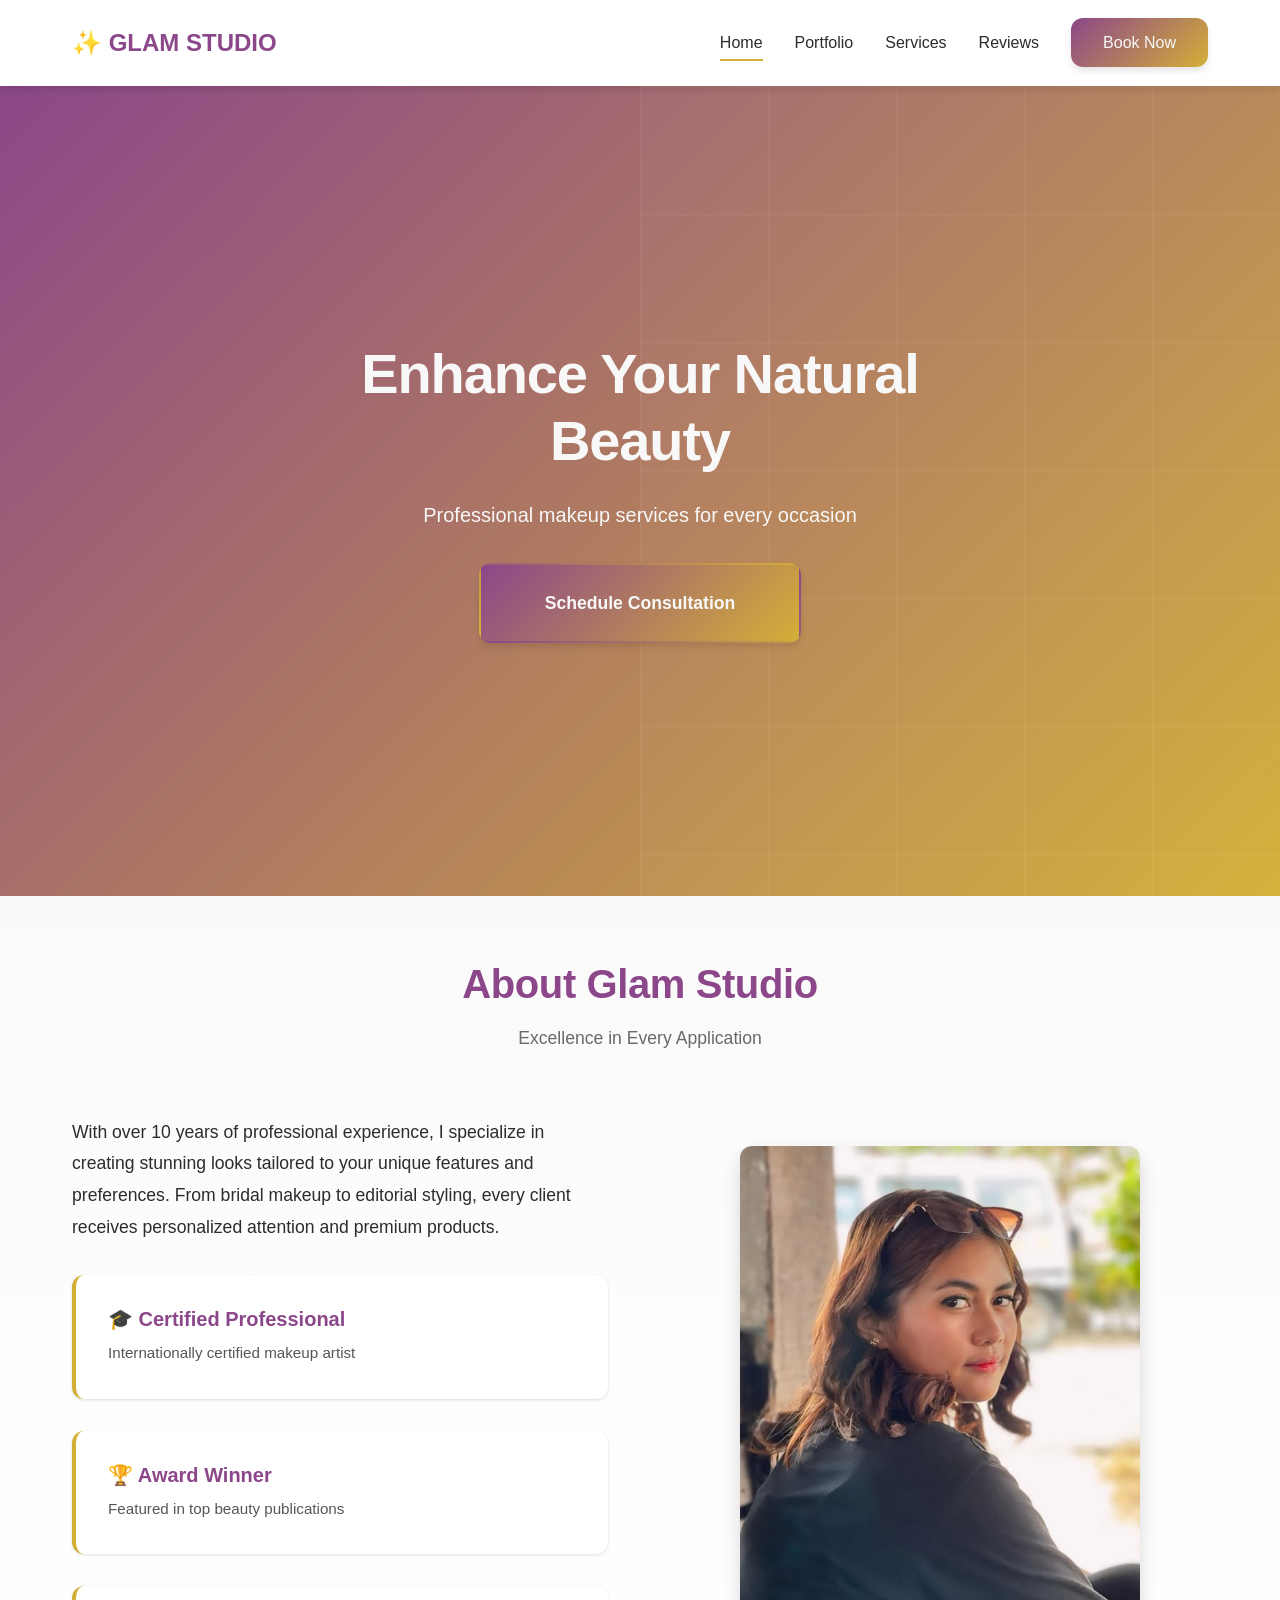
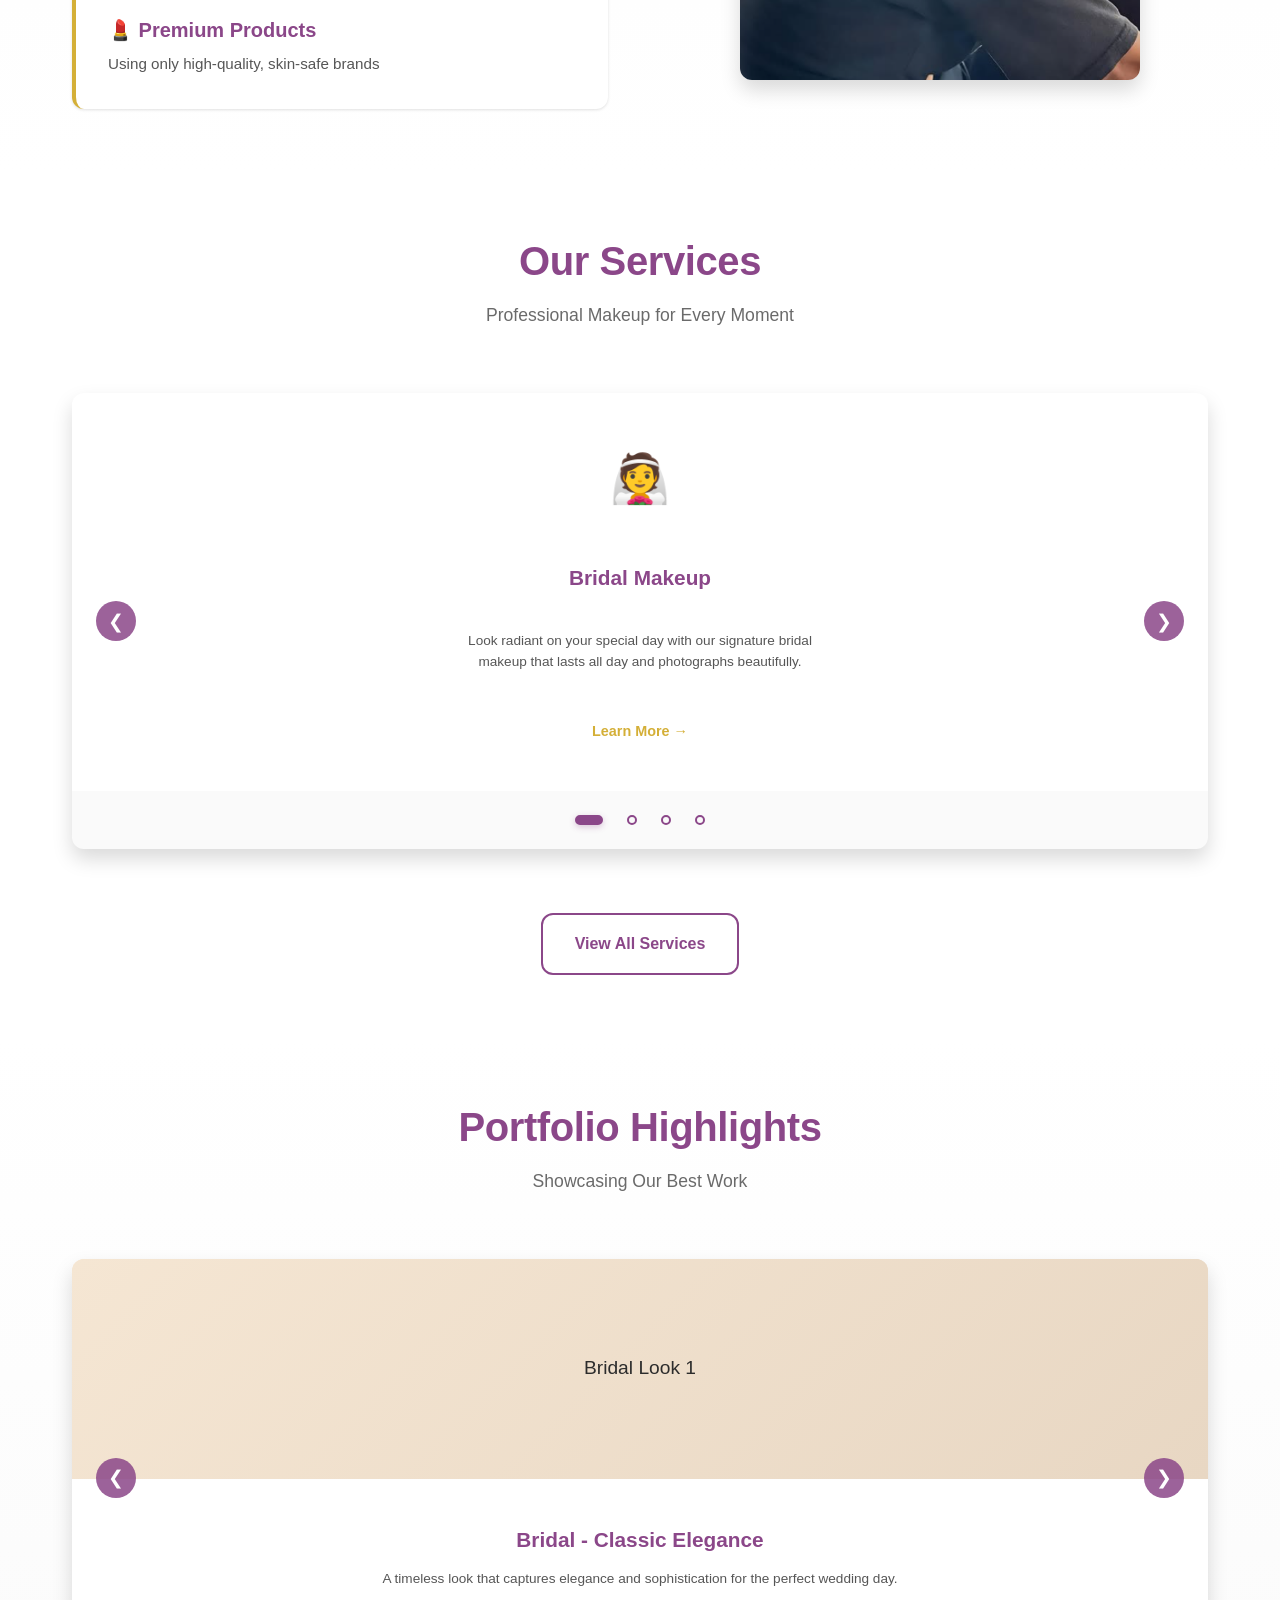
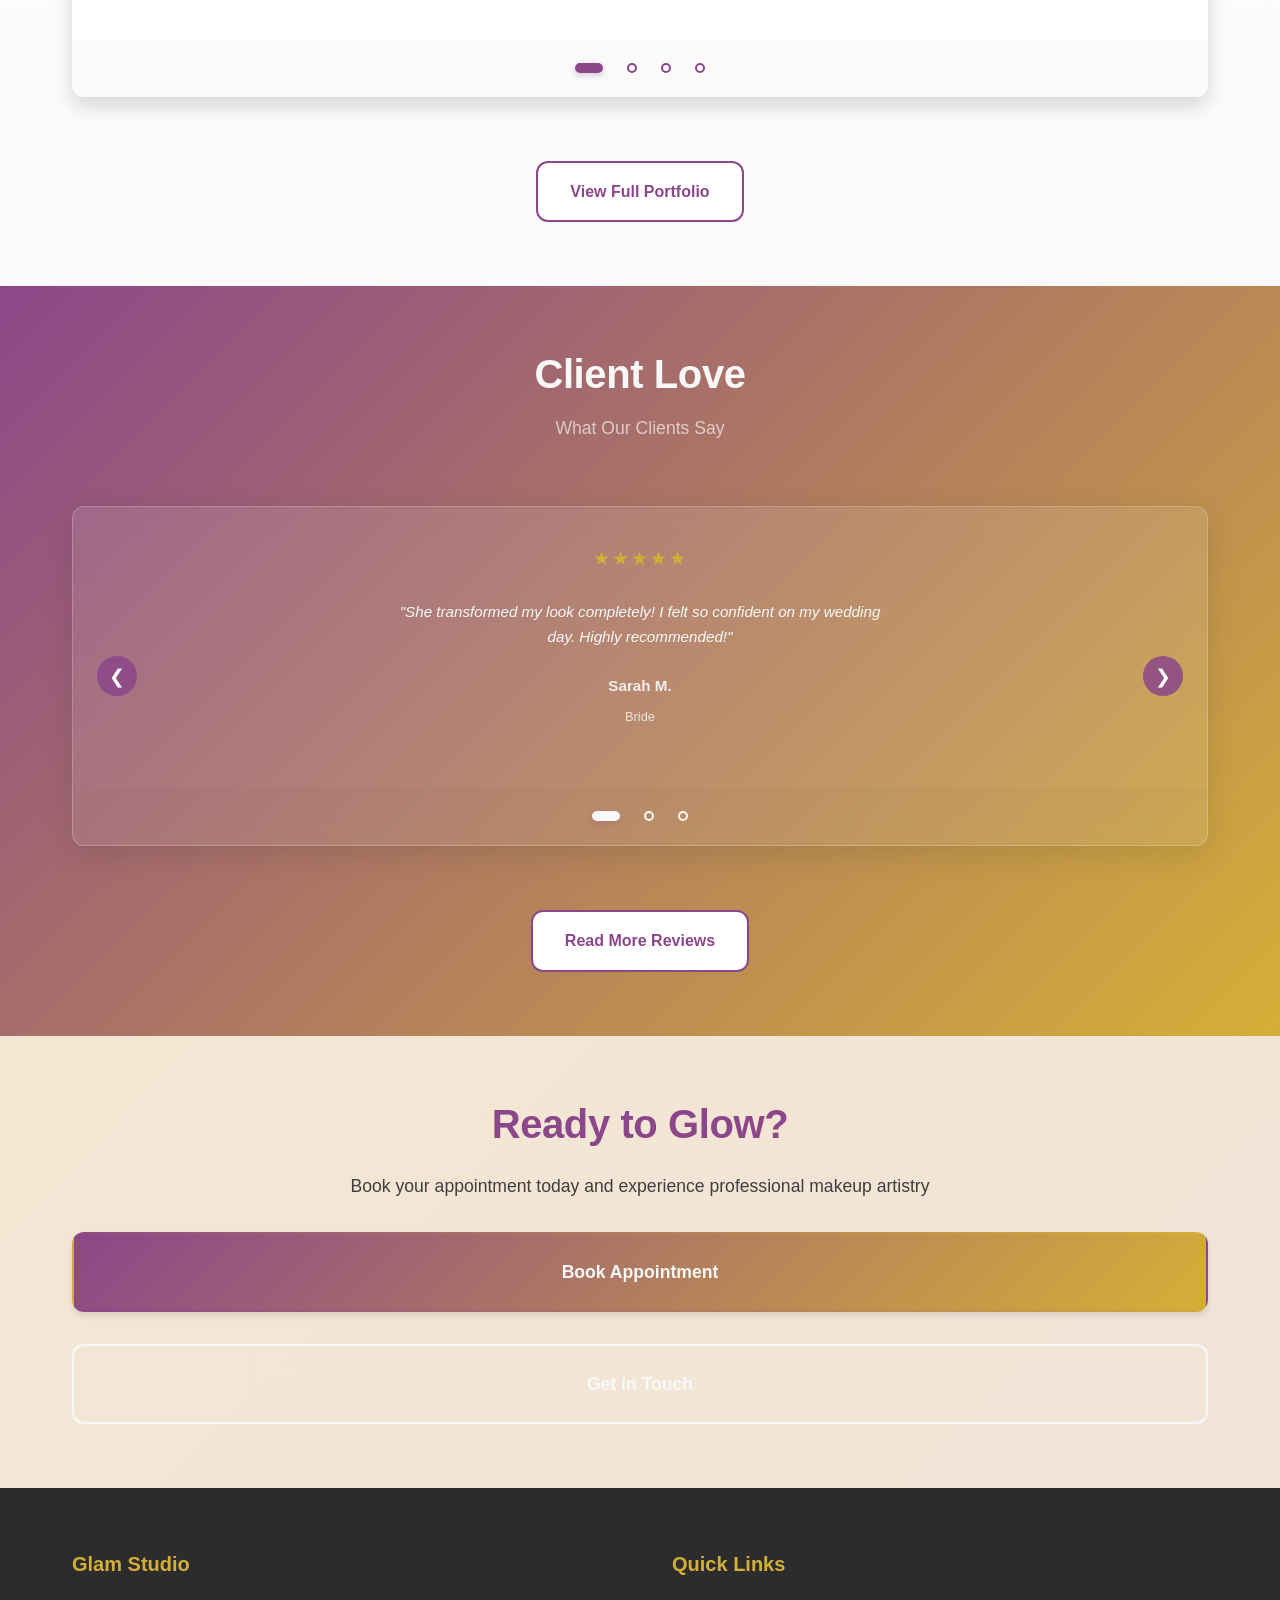
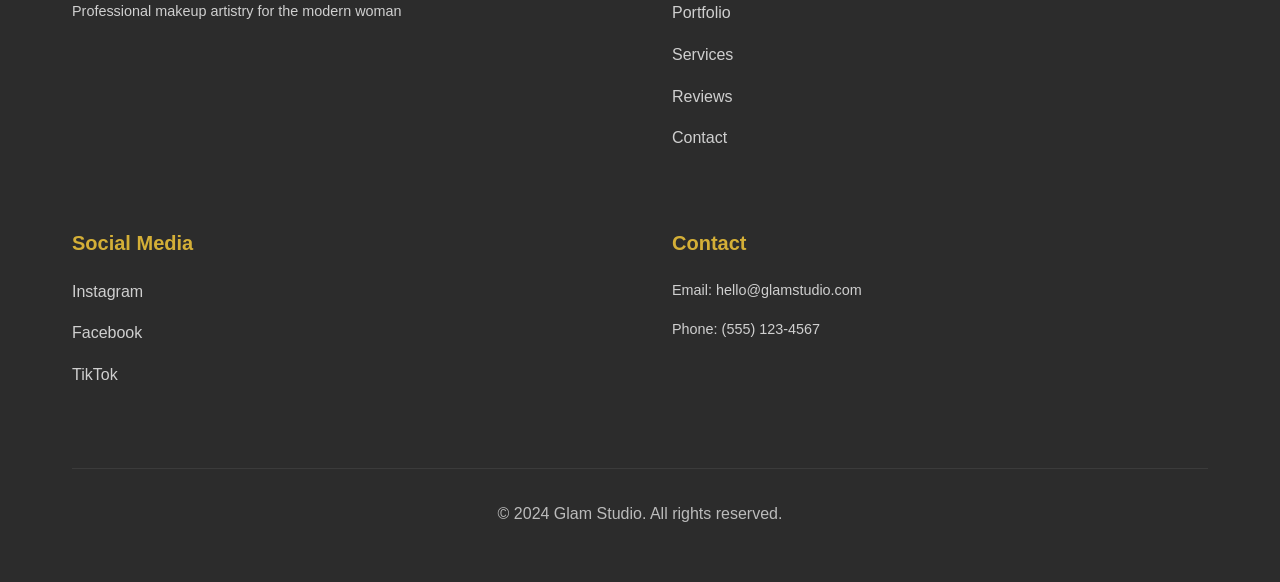
<file: index.html>
<!DOCTYPE html>
<html lang="en">
<head>
    <meta charset="UTF-8">
    <meta name="viewport" content="width=device-width, initial-scale=1.0">
    <title>Glam Studio - Professional Makeup Artist</title>
    <meta name="description" content="Transform your look with expert makeup services. Professional bridal, editorial, and beauty makeup by certified makeup artist.">
    <meta name="keywords" content="makeup artist, bridal makeup, professional makeup, beauty services">
    <link rel="stylesheet" href="css/style.css">
</head>
<body>
    <!-- Navigation Bar -->
    <nav class="navbar">
        <div class="container">
            <div class="nav-wrapper">
                <a href="index.html" class="logo">✨ GLAM STUDIO</a>
                <button class="hamburger" id="hamburger" aria-label="Toggle menu">
                    <span></span>
                    <span></span>
                    <span></span>
                </button>
                <ul class="nav-menu" id="navMenu">
                    <li><a href="index.html" class="nav-link active">Home</a></li>
                    <li><a href="portfolio.html" class="nav-link">Portfolio</a></li>
                    <li><a href="services.html" class="nav-link">Services</a></li>
                    <li><a href="reviews.html" class="nav-link">Reviews</a></li>
                    <li><a href="contact.html" class="nav-link cta-button">Book Now</a></li>
                </ul>
            </div>
        </div>
    </nav>

    <!-- Hero Section -->
    <header class="hero">
        <div class="hero-content">
            <h1 class="hero-title">Enhance Your Natural Beauty</h1>
            <p class="hero-subtitle">Professional makeup services for every occasion</p>
            <a href="contact.html" class="btn btn-primary btn-lg">Schedule Consultation</a>
        </div>
        <div class="hero-background"></div>
    </header>

    <!-- About Section -->
    <section class="about">
        <div class="container">
            <div class="section-header">
                <h2>About Glam Studio</h2>
                <p class="section-subtitle">Excellence in Every Application</p>
            </div>
            <div class="about-grid">
                <div class="about-content">
                    <p>With over 10 years of professional experience, I specialize in creating stunning looks tailored to your unique features and preferences. From bridal makeup to editorial styling, every client receives personalized attention and premium products.</p>
                    <div class="credentials">
                        <div class="credential-item">
                            <h4>🎓 Certified Professional</h4>
                            <p>Internationally certified makeup artist</p>
                        </div>
                        <div class="credential-item">
                            <h4>🏆 Award Winner</h4>
                            <p>Featured in top beauty publications</p>
                        </div>
                        <div class="credential-item">
                            <h4>💄 Premium Products</h4>
                            <p>Using only high-quality, skin-safe brands</p>
                        </div>
                    </div>
                </div>
                <div class="about-image">
                    <img src="images/owner.png" alt="Makeup Artist - Owner of Glam Studio" class="owner-photo">
                </div>
            </div>
        </div>
    </section>

    <!-- Services Preview - Instagram Style Carousel -->
    <section class="services-preview">
        <div class="container">
            <div class="section-header">
                <h2>Our Services</h2>
                <p class="section-subtitle">Professional Makeup for Every Moment</p>
            </div>
            
            <!-- Instagram-style Carousel -->
            <div class="ig-carousel" id="servicesCarousel">
                <div class="ig-carousel-inner">
                    <div class="ig-carousel-item active">
                        <div class="ig-service-wrapper">
                            <div class="service-icon">👰</div>
                            <h3>Bridal Makeup</h3>
                            <p>Look radiant on your special day with our signature bridal makeup that lasts all day and photographs beautifully.</p>
                            <a href="services.html#bridal" class="service-link">Learn More →</a>
                        </div>
                    </div>
                    <div class="ig-carousel-item">
                        <div class="ig-service-wrapper">
                            <div class="service-icon">🎬</div>
                            <h3>Editorial Makeup</h3>
                            <p>Creative makeup for photoshoots, events, and special occasions. Bold, artistic looks that make statements.</p>
                            <a href="services.html#editorial" class="service-link">Learn More →</a>
                        </div>
                    </div>
                    <div class="ig-carousel-item">
                        <div class="ig-service-wrapper">
                            <div class="service-icon">✨</div>
                            <h3>Beauty Makeup</h3>
                            <p>Everyday glamour with professional polish and natural enhancement. Perfect for any occasion.</p>
                            <a href="services.html#beauty" class="service-link">Learn More →</a>
                        </div>
                    </div>
                    <div class="ig-carousel-item">
                        <div class="ig-service-wrapper">
                            <div class="service-icon">👥</div>
                            <h3>Makeup Lessons</h3>
                            <p>One-on-one or group lessons to master makeup techniques. Learn from a professional artist.</p>
                            <a href="services.html#lessons" class="service-link">Learn More →</a>
                        </div>
                    </div>
                </div>
                
                <!-- Navigation Arrows -->
                <button class="ig-nav-btn ig-prev" aria-label="Previous service" id="servicesPrev">❮</button>
                <button class="ig-nav-btn ig-next" aria-label="Next service" id="servicesNext">❯</button>
                
                <!-- Dots -->
                <div class="ig-dots" id="servicesDots">
                    <button class="ig-dot active" aria-label="Go to service 1"></button>
                    <button class="ig-dot" aria-label="Go to service 2"></button>
                    <button class="ig-dot" aria-label="Go to service 3"></button>
                    <button class="ig-dot" aria-label="Go to service 4"></button>
                </div>
            </div>
            
            <div class="services-cta">
                <a href="services.html" class="btn btn-secondary">View All Services</a>
            </div>
        </div>
    </section>

    <!-- Portfolio Preview - Instagram Style Carousel -->
    <section class="portfolio-preview">
        <div class="container">
            <div class="section-header">
                <h2>Portfolio Highlights</h2>
                <p class="section-subtitle">Showcasing Our Best Work</p>
            </div>
            
            <!-- Instagram-style Carousel -->
            <div class="ig-carousel" id="portfolioCarousel">
                <div class="ig-carousel-inner">
                    <div class="ig-carousel-item active">
                        <div class="ig-image-wrapper">
                            <div class="image-placeholder">
                                <span>Bridal Look 1</span>
                            </div>
                        </div>
                        <div class="ig-carousel-content">
                            <h3>Bridal - Classic Elegance</h3>
                            <p>A timeless look that captures elegance and sophistication for the perfect wedding day.</p>
                        </div>
                    </div>
                    <div class="ig-carousel-item">
                        <div class="ig-image-wrapper">
                            <div class="image-placeholder">
                                <span>Editorial Look</span>
                            </div>
                        </div>
                        <div class="ig-carousel-content">
                            <h3>Editorial - Bold Beauty</h3>
                            <p>Creative and artistic makeup designed to make a statement in every frame.</p>
                        </div>
                    </div>
                    <div class="ig-carousel-item">
                        <div class="ig-image-wrapper">
                            <div class="image-placeholder">
                                <span>Event Makeup</span>
                            </div>
                        </div>
                        <div class="ig-carousel-content">
                            <h3>Events - Glamorous Looks</h3>
                            <p>Stunning makeup that turns heads at any special event or celebration.</p>
                        </div>
                    </div>
                    <div class="ig-carousel-item">
                        <div class="ig-image-wrapper">
                            <div class="image-placeholder">
                                <span>Bridal Look 2</span>
                            </div>
                        </div>
                        <div class="ig-carousel-content">
                            <h3>Bridal - Modern Romance</h3>
                            <p>Contemporary bridal style with a romantic touch for the modern bride.</p>
                        </div>
                    </div>
                </div>
                
                <!-- Navigation Arrows -->
                <button class="ig-nav-btn ig-prev" aria-label="Previous slide" id="portfolioPrev">❮</button>
                <button class="ig-nav-btn ig-next" aria-label="Next slide" id="portfolioNext">❯</button>
                
                <!-- Dots -->
                <div class="ig-dots" id="portfolioDots">
                    <button class="ig-dot active" aria-label="Go to slide 1"></button>
                    <button class="ig-dot" aria-label="Go to slide 2"></button>
                    <button class="ig-dot" aria-label="Go to slide 3"></button>
                    <button class="ig-dot" aria-label="Go to slide 4"></button>
                </div>
            </div>
            
            <div class="portfolio-cta">
                <a href="portfolio.html" class="btn btn-secondary">View Full Portfolio</a>
            </div>
        </div>
    </section>

    <!-- Testimonials Preview - Instagram Style Carousel -->
    <section class="testimonials-preview">
        <div class="container">
            <div class="section-header">
                <h2>Client Love</h2>
                <p class="section-subtitle">What Our Clients Say</p>
            </div>
            
            <!-- Instagram-style Carousel -->
            <div class="ig-carousel" id="testimonialsCarousel">
                <div class="ig-carousel-inner">
                    <div class="ig-carousel-item active">
                        <div class="ig-testimonial-wrapper">
                            <div class="ig-testimonial-content">
                                <div class="stars">★★★★★</div>
                                <p class="testimonial-text">"She transformed my look completely! I felt so confident on my wedding day. Highly recommended!"</p>
                                <p class="testimonial-author">Sarah M.</p>
                                <p class="testimonial-role">Bride</p>
                            </div>
                        </div>
                    </div>
                    <div class="ig-carousel-item">
                        <div class="ig-testimonial-wrapper">
                            <div class="ig-testimonial-content">
                                <div class="stars">★★★★★</div>
                                <p class="testimonial-text">"Professional, creative, and attentive to detail. The makeup lasted perfectly throughout my photo shoot."</p>
                                <p class="testimonial-author">Jessica L.</p>
                                <p class="testimonial-role">Model</p>
                            </div>
                        </div>
                    </div>
                    <div class="ig-carousel-item">
                        <div class="ig-testimonial-wrapper">
                            <div class="ig-testimonial-content">
                                <div class="stars">★★★★★</div>
                                <p class="testimonial-text">"Best makeup artist I've ever worked with. She has great communication and exceptional skills."</p>
                                <p class="testimonial-author">Amanda K.</p>
                                <p class="testimonial-role">Event Planner</p>
                            </div>
                        </div>
                    </div>
                </div>
                
                <!-- Navigation Arrows -->
                <button class="ig-nav-btn ig-prev" aria-label="Previous testimonial" id="testimonialsPrev">❮</button>
                <button class="ig-nav-btn ig-next" aria-label="Next testimonial" id="testimonialsNext">❯</button>
                
                <!-- Dots -->
                <div class="ig-dots" id="testimonialsDots">
                    <button class="ig-dot active" aria-label="Go to testimonial 1"></button>
                    <button class="ig-dot" aria-label="Go to testimonial 2"></button>
                    <button class="ig-dot" aria-label="Go to testimonial 3"></button>
                </div>
            </div>
            
            <div class="testimonials-cta">
                <a href="reviews.html" class="btn btn-secondary">Read More Reviews</a>
            </div>
        </div>
    </section>

    <!-- Call-to-Action Section -->
    <section class="cta-section">
        <div class="container">
            <h2>Ready to Glow?</h2>
            <p>Book your appointment today and experience professional makeup artistry</p>
            <div class="cta-buttons">
                <a href="contact.html" class="btn btn-primary btn-lg">Book Appointment</a>
                <a href="contact.html" class="btn btn-outline btn-lg">Get in Touch</a>
            </div>
        </div>
    </section>

    <!-- Footer -->
    <footer class="footer">
        <div class="container">
            <div class="footer-grid">
                <div class="footer-section">
                    <h4>Glam Studio</h4>
                    <p>Professional makeup artistry for the modern woman</p>
                </div>
                <div class="footer-section">
                    <h4>Quick Links</h4>
                    <ul>
                        <li><a href="portfolio.html">Portfolio</a></li>
                        <li><a href="services.html">Services</a></li>
                        <li><a href="reviews.html">Reviews</a></li>
                        <li><a href="contact.html">Contact</a></li>
                    </ul>
                </div>
                <div class="footer-section">
                    <h4>Social Media</h4>
                    <ul>
                        <li><a href="#">Instagram</a></li>
                        <li><a href="#">Facebook</a></li>
                        <li><a href="#">TikTok</a></li>
                    </ul>
                </div>
                <div class="footer-section">
                    <h4>Contact</h4>
                    <p>Email: hello@glamstudio.com</p>
                    <p>Phone: (555) 123-4567</p>
                </div>
            </div>
            <div class="footer-bottom">
                <p>&copy; 2024 Glam Studio. All rights reserved.</p>
            </div>
        </div>
    </footer>

    <script src="js/script.js"></script>
</body>
</html>
</file>
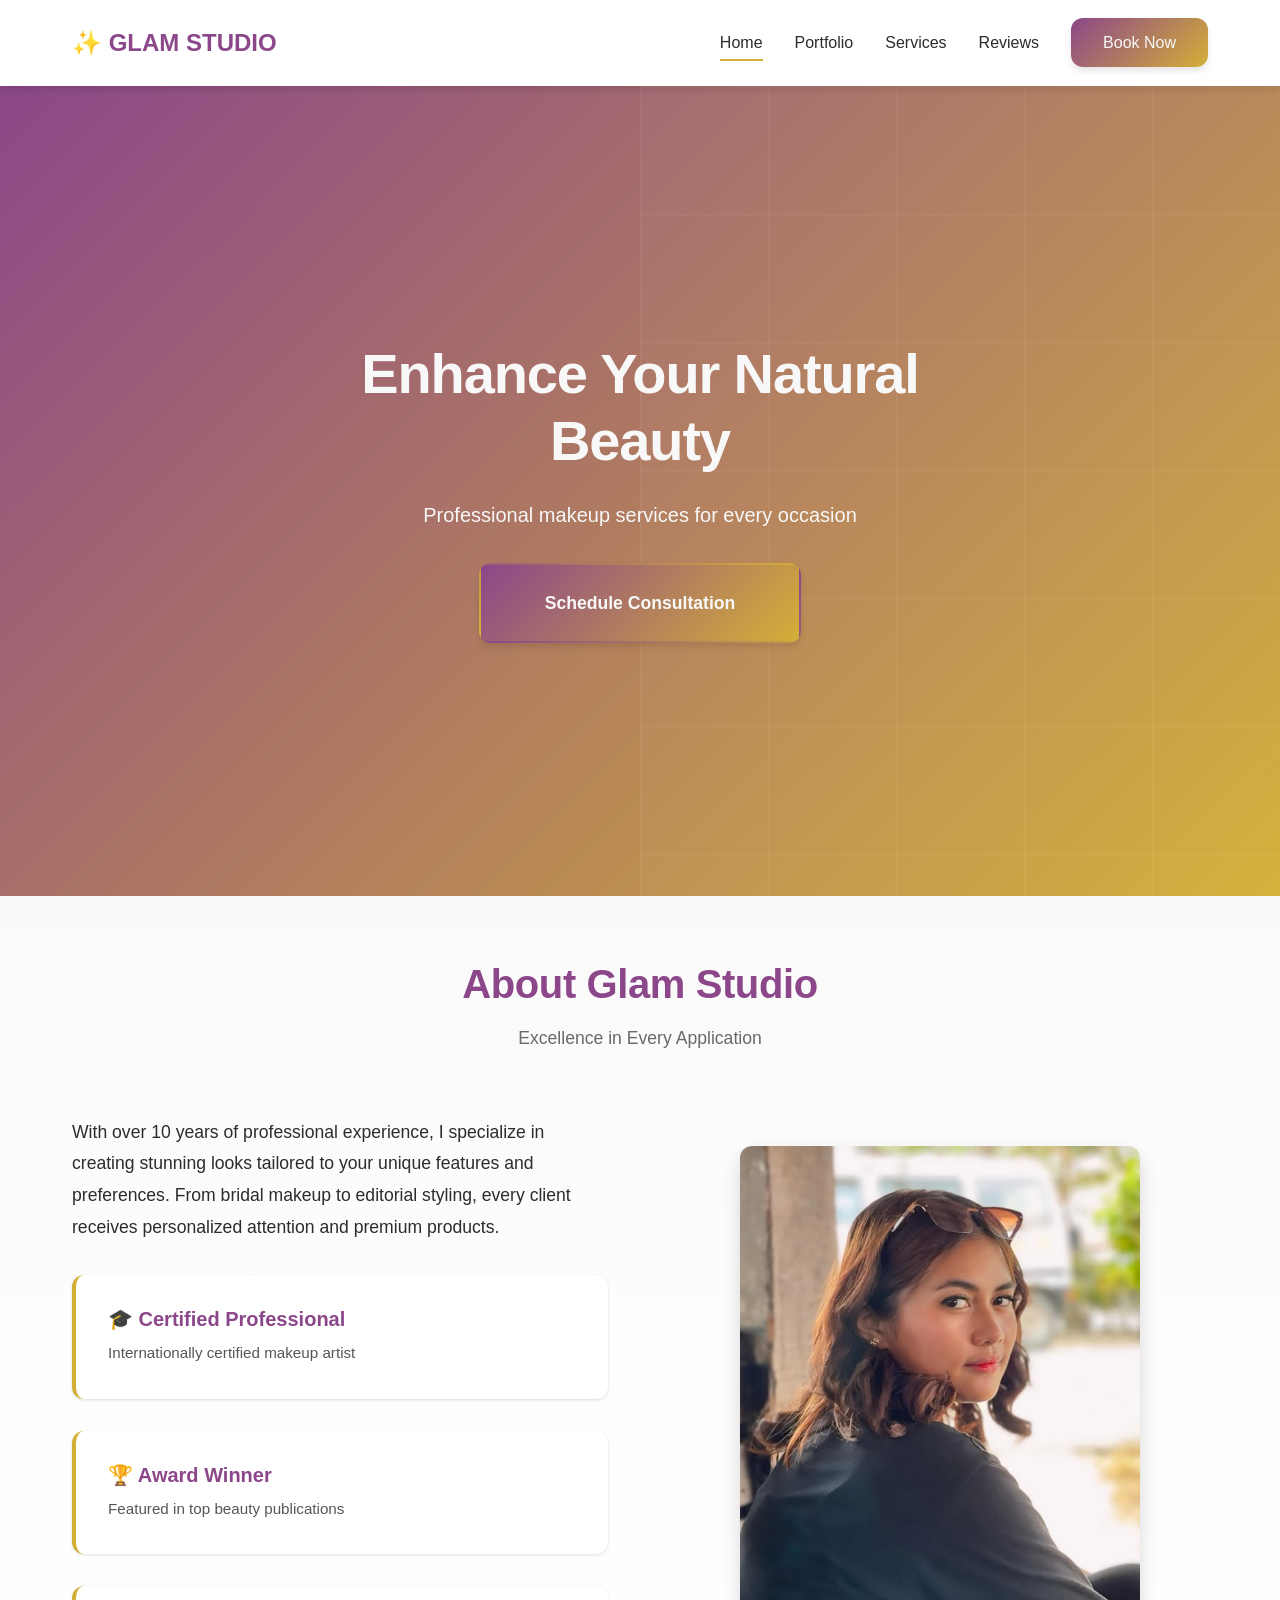
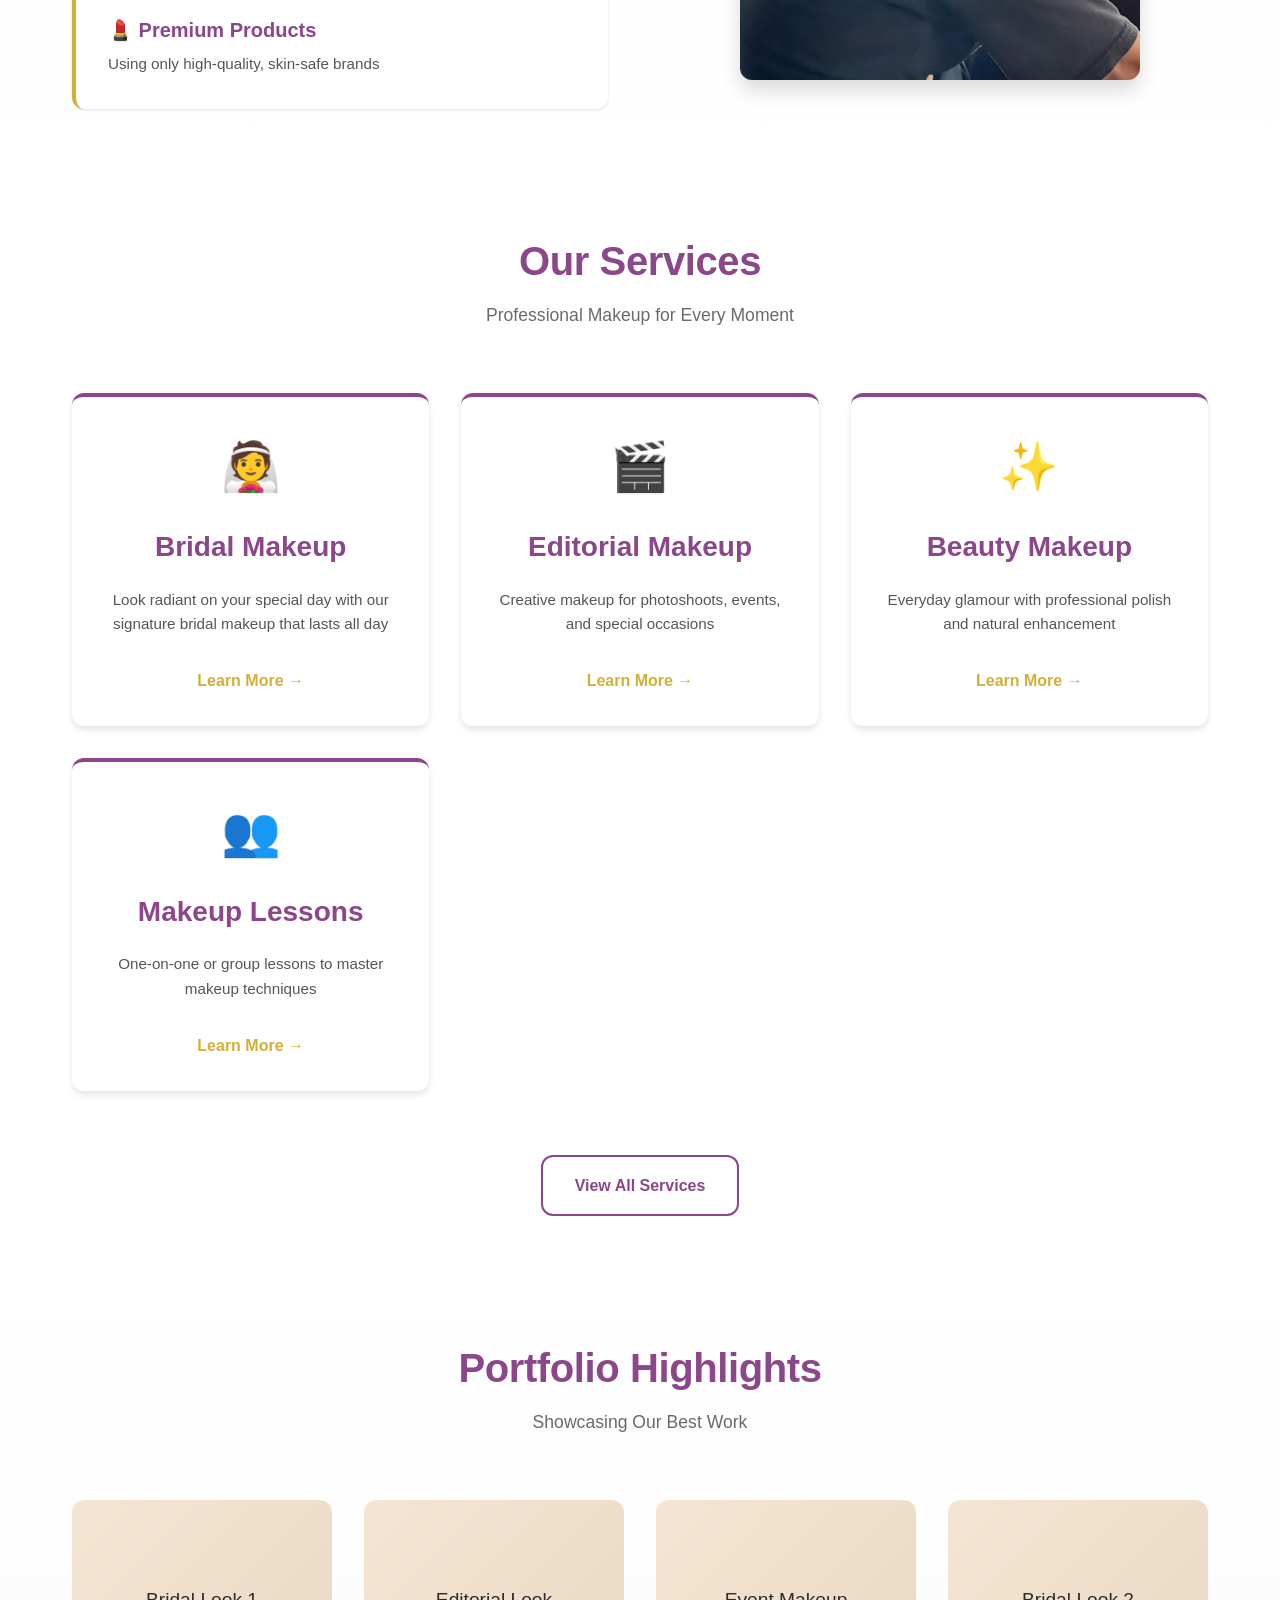
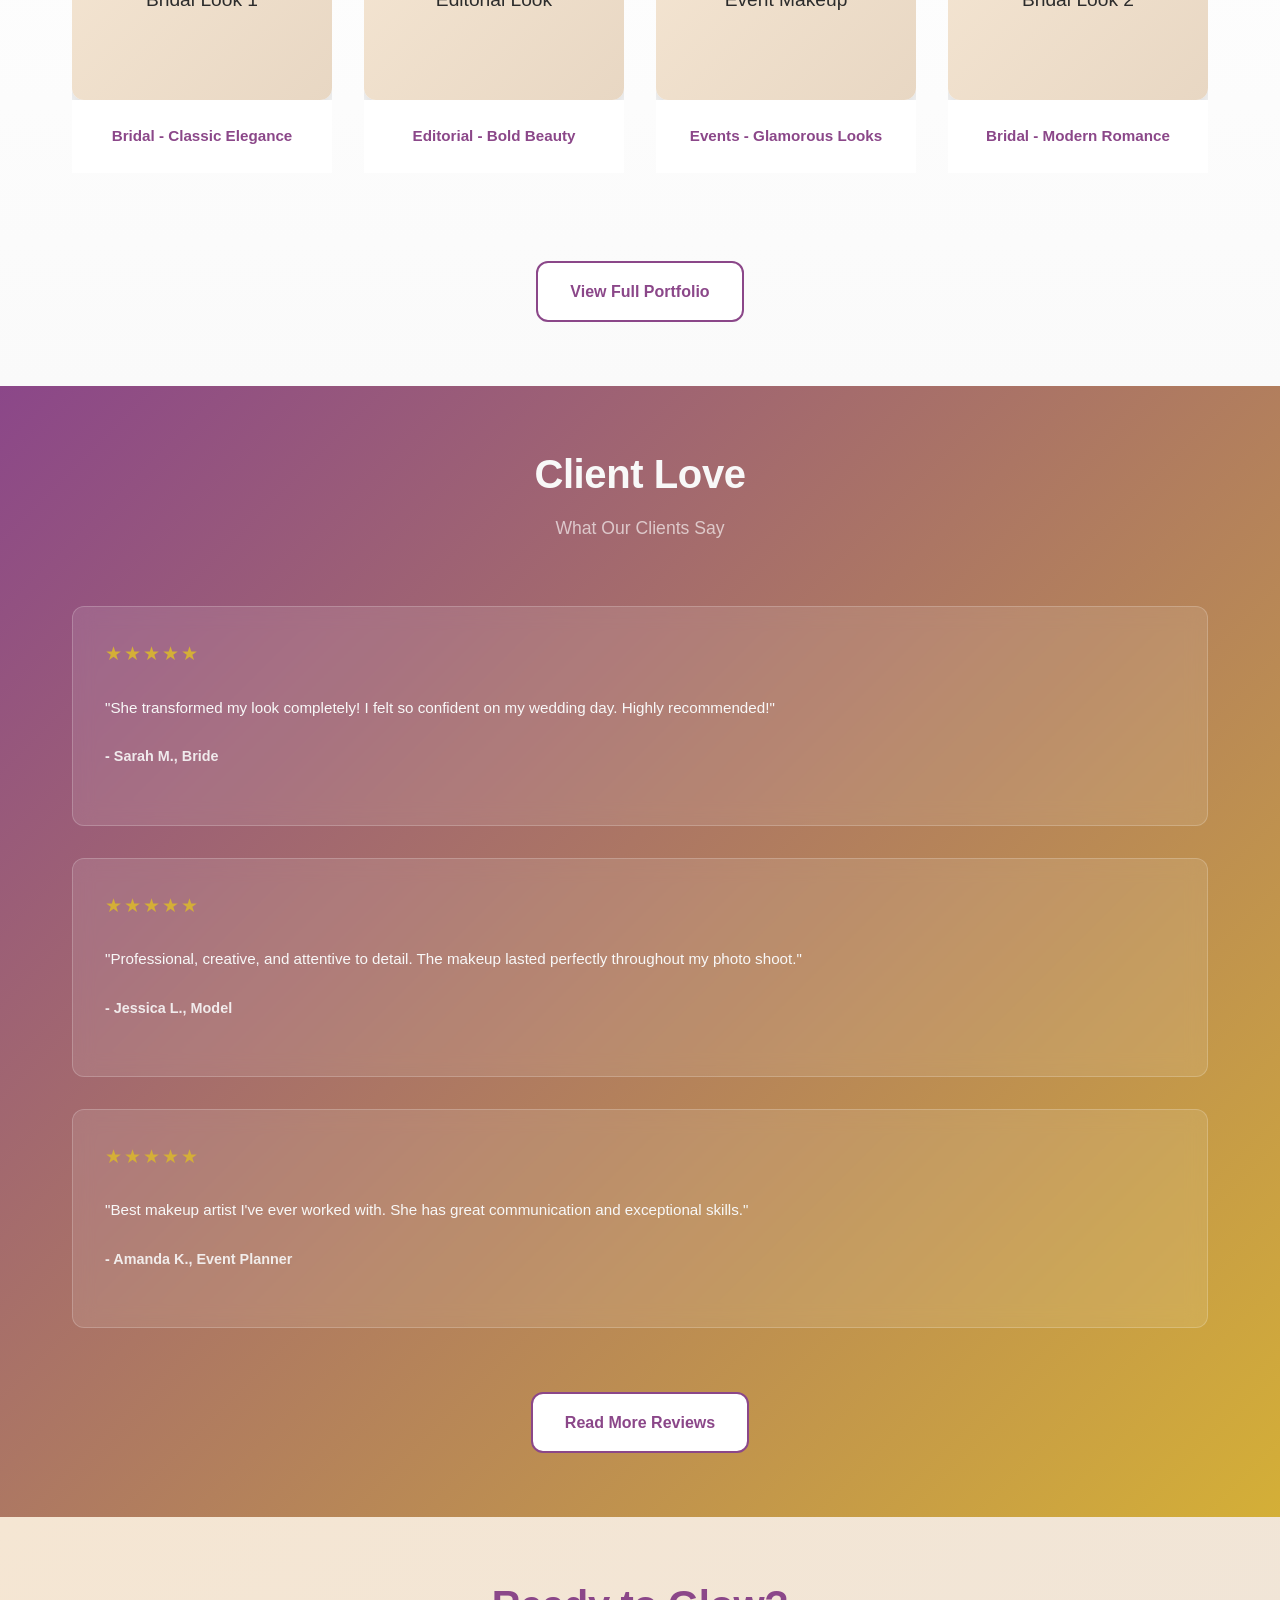
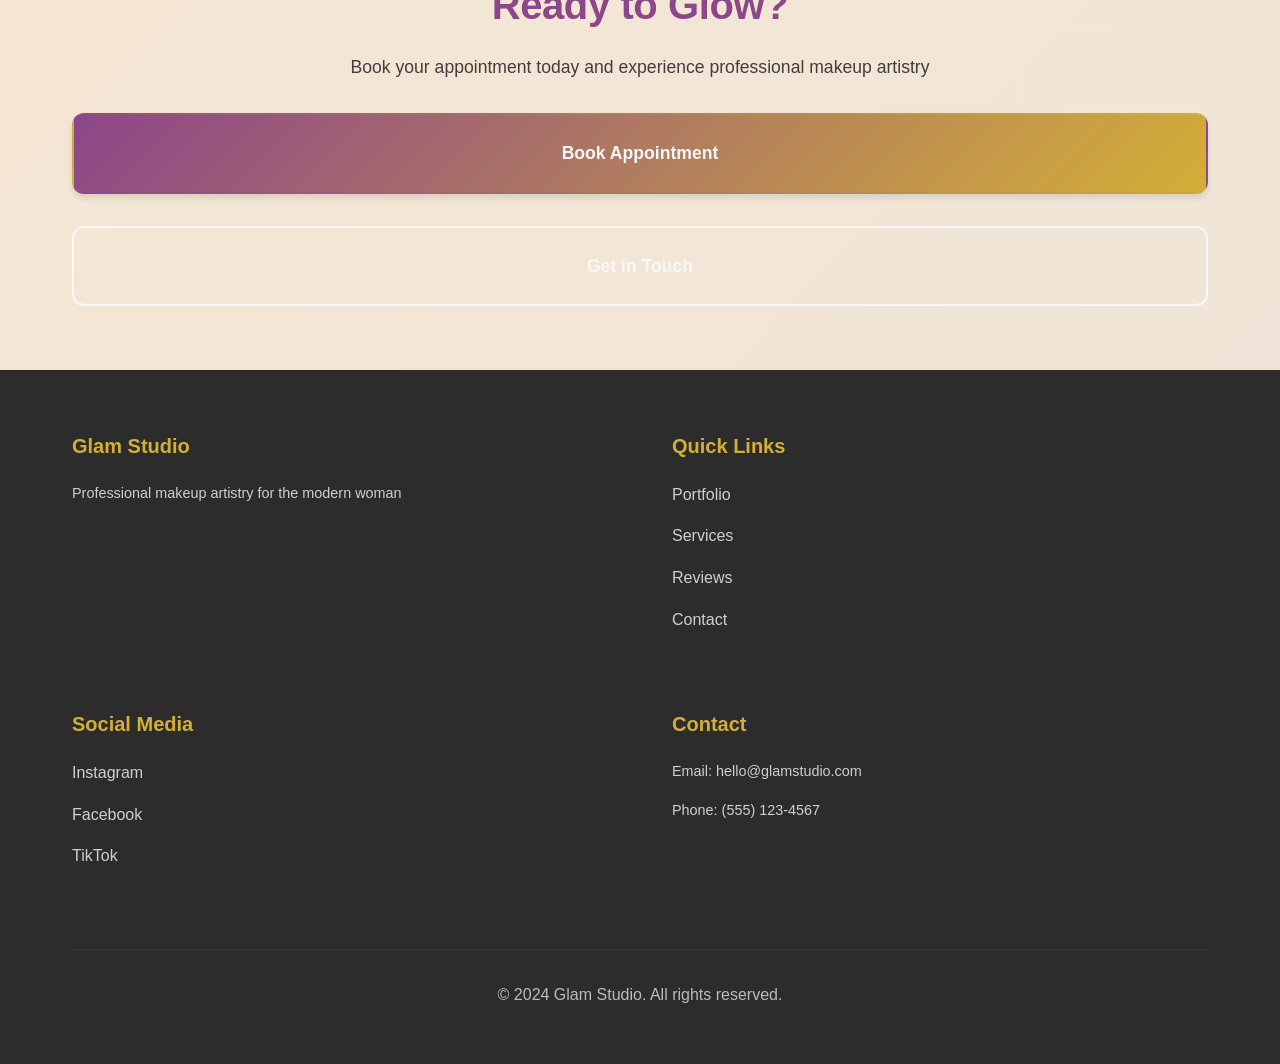
<file: pages/index.html>
<!DOCTYPE html>
<html lang="en">
<head>
    <meta charset="UTF-8">
    <meta name="viewport" content="width=device-width, initial-scale=1.0">
    <title>Glam Studio - Professional Makeup Artist</title>
    <meta name="description" content="Transform your look with expert makeup services. Professional bridal, editorial, and beauty makeup by certified makeup artist.">
    <meta name="keywords" content="makeup artist, bridal makeup, professional makeup, beauty services">
    <link rel="stylesheet" href="../css/style.css">
</head>
<body>
    <!-- Navigation Bar -->
    <nav class="navbar">
        <div class="container">
            <div class="nav-wrapper">
                <a href="index.html" class="logo">✨ GLAM STUDIO</a>
                <button class="hamburger" id="hamburger" aria-label="Toggle menu">
                    <span></span>
                    <span></span>
                    <span></span>
                </button>
                <ul class="nav-menu" id="navMenu">
                    <li><a href="index.html" class="nav-link active">Home</a></li>
                    <li><a href="portfolio.html" class="nav-link">Portfolio</a></li>
                    <li><a href="services.html" class="nav-link">Services</a></li>
                    <li><a href="reviews.html" class="nav-link">Reviews</a></li>
                    <li><a href="contact.html" class="nav-link cta-button">Book Now</a></li>
                </ul>
            </div>
        </div>
    </nav>

    <!-- Hero Section -->
    <header class="hero">
        <div class="hero-content">
            <h1 class="hero-title">Enhance Your Natural Beauty</h1>
            <p class="hero-subtitle">Professional makeup services for every occasion</p>
            <a href="contact.html" class="btn btn-primary btn-lg">Schedule Consultation</a>
        </div>
        <div class="hero-background"></div>
    </header>

    <!-- About Section -->
    <section class="about">
        <div class="container">
            <div class="section-header">
                <h2>About Glam Studio</h2>
                <p class="section-subtitle">Excellence in Every Application</p>
            </div>
            <div class="about-grid">
                <div class="about-content">
                    <p>With over 10 years of professional experience, I specialize in creating stunning looks tailored to your unique features and preferences. From bridal makeup to editorial styling, every client receives personalized attention and premium products.</p>
                    <div class="credentials">
                        <div class="credential-item">
                            <h4>🎓 Certified Professional</h4>
                            <p>Internationally certified makeup artist</p>
                        </div>
                        <div class="credential-item">
                            <h4>🏆 Award Winner</h4>
                            <p>Featured in top beauty publications</p>
                        </div>
                        <div class="credential-item">
                            <h4>💄 Premium Products</h4>
                            <p>Using only high-quality, skin-safe brands</p>
                        </div>
                    </div>
                </div>
                <div class="about-image">
                    <img src="../images/owner.png" alt="Makeup Artist - Owner of Glam Studio" class="owner-photo">
                </div>
            </div>
        </div>
    </section>

    <!-- Services Preview -->
    <section class="services-preview">
        <div class="container">
            <div class="section-header">
                <h2>Our Services</h2>
                <p class="section-subtitle">Professional Makeup for Every Moment</p>
            </div>
            <div class="services-grid">
                <div class="service-card">
                    <div class="service-icon">👰</div>
                    <h3>Bridal Makeup</h3>
                    <p>Look radiant on your special day with our signature bridal makeup that lasts all day</p>
                    <a href="services.html#bridal" class="service-link">Learn More →</a>
                </div>
                <div class="service-card">
                    <div class="service-icon">🎬</div>
                    <h3>Editorial Makeup</h3>
                    <p>Creative makeup for photoshoots, events, and special occasions</p>
                    <a href="services.html#editorial" class="service-link">Learn More →</a>
                </div>
                <div class="service-card">
                    <div class="service-icon">✨</div>
                    <h3>Beauty Makeup</h3>
                    <p>Everyday glamour with professional polish and natural enhancement</p>
                    <a href="services.html#beauty" class="service-link">Learn More →</a>
                </div>
                <div class="service-card">
                    <div class="service-icon">👥</div>
                    <h3>Makeup Lessons</h3>
                    <p>One-on-one or group lessons to master makeup techniques</p>
                    <a href="services.html#lessons" class="service-link">Learn More →</a>
                </div>
            </div>
            <div class="services-cta">
                <a href="services.html" class="btn btn-secondary">View All Services</a>
            </div>
        </div>
    </section>

    <!-- Portfolio Preview -->
    <section class="portfolio-preview">
        <div class="container">
            <div class="section-header">
                <h2>Portfolio Highlights</h2>
                <p class="section-subtitle">Showcasing Our Best Work</p>
            </div>
            <div class="portfolio-grid">
                <div class="portfolio-item">
                    <div class="portfolio-image">
                        <div class="image-placeholder">
                            <span>Bridal Look 1</span>
                        </div>
                    </div>
                    <p class="portfolio-title">Bridal - Classic Elegance</p>
                </div>
                <div class="portfolio-item">
                    <div class="portfolio-image">
                        <div class="image-placeholder">
                            <span>Editorial Look</span>
                        </div>
                    </div>
                    <p class="portfolio-title">Editorial - Bold Beauty</p>
                </div>
                <div class="portfolio-item">
                    <div class="portfolio-image">
                        <div class="image-placeholder">
                            <span>Event Makeup</span>
                        </div>
                    </div>
                    <p class="portfolio-title">Events - Glamorous Looks</p>
                </div>
                <div class="portfolio-item">
                    <div class="portfolio-image">
                        <div class="image-placeholder">
                            <span>Bridal Look 2</span>
                        </div>
                    </div>
                    <p class="portfolio-title">Bridal - Modern Romance</p>
                </div>
            </div>
            <div class="portfolio-cta">
                <a href="portfolio.html" class="btn btn-secondary">View Full Portfolio</a>
            </div>
        </div>
    </section>

    <!-- Testimonials Preview -->
    <section class="testimonials-preview">
        <div class="container">
            <div class="section-header">
                <h2>Client Love</h2>
                <p class="section-subtitle">What Our Clients Say</p>
            </div>
            <div class="testimonials-grid">
                <div class="testimonial-card">
                    <div class="stars">★★★★★</div>
                    <p class="testimonial-text">"She transformed my look completely! I felt so confident on my wedding day. Highly recommended!"</p>
                    <p class="testimonial-author">- Sarah M., Bride</p>
                </div>
                <div class="testimonial-card">
                    <div class="stars">★★★★★</div>
                    <p class="testimonial-text">"Professional, creative, and attentive to detail. The makeup lasted perfectly throughout my photo shoot."</p>
                    <p class="testimonial-author">- Jessica L., Model</p>
                </div>
                <div class="testimonial-card">
                    <div class="stars">★★★★★</div>
                    <p class="testimonial-text">"Best makeup artist I've ever worked with. She has great communication and exceptional skills."</p>
                    <p class="testimonial-author">- Amanda K., Event Planner</p>
                </div>
            </div>
            <div class="testimonials-cta">
                <a href="reviews.html" class="btn btn-secondary">Read More Reviews</a>
            </div>
        </div>
    </section>

    <!-- Call-to-Action Section -->
    <section class="cta-section">
        <div class="container">
            <h2>Ready to Glow?</h2>
            <p>Book your appointment today and experience professional makeup artistry</p>
            <div class="cta-buttons">
                <a href="contact.html" class="btn btn-primary btn-lg">Book Appointment</a>
                <a href="contact.html" class="btn btn-outline btn-lg">Get in Touch</a>
            </div>
        </div>
    </section>

    <!-- Footer -->
    <footer class="footer">
        <div class="container">
            <div class="footer-grid">
                <div class="footer-section">
                    <h4>Glam Studio</h4>
                    <p>Professional makeup artistry for the modern woman</p>
                </div>
                <div class="footer-section">
                    <h4>Quick Links</h4>
                    <ul>
                        <li><a href="portfolio.html">Portfolio</a></li>
                        <li><a href="services.html">Services</a></li>
                        <li><a href="reviews.html">Reviews</a></li>
                        <li><a href="contact.html">Contact</a></li>
                    </ul>
                </div>
                <div class="footer-section">
                    <h4>Social Media</h4>
                    <ul>
                        <li><a href="#">Instagram</a></li>
                        <li><a href="#">Facebook</a></li>
                        <li><a href="#">TikTok</a></li>
                    </ul>
                </div>
                <div class="footer-section">
                    <h4>Contact</h4>
                    <p>Email: hello@glamstudio.com</p>
                    <p>Phone: (555) 123-4567</p>
                </div>
            </div>
            <div class="footer-bottom">
                <p>&copy; 2024 Glam Studio. All rights reserved.</p>
            </div>
        </div>
    </footer>

    <script src="../js/script.js"></script>
</body>
</html>
</file>
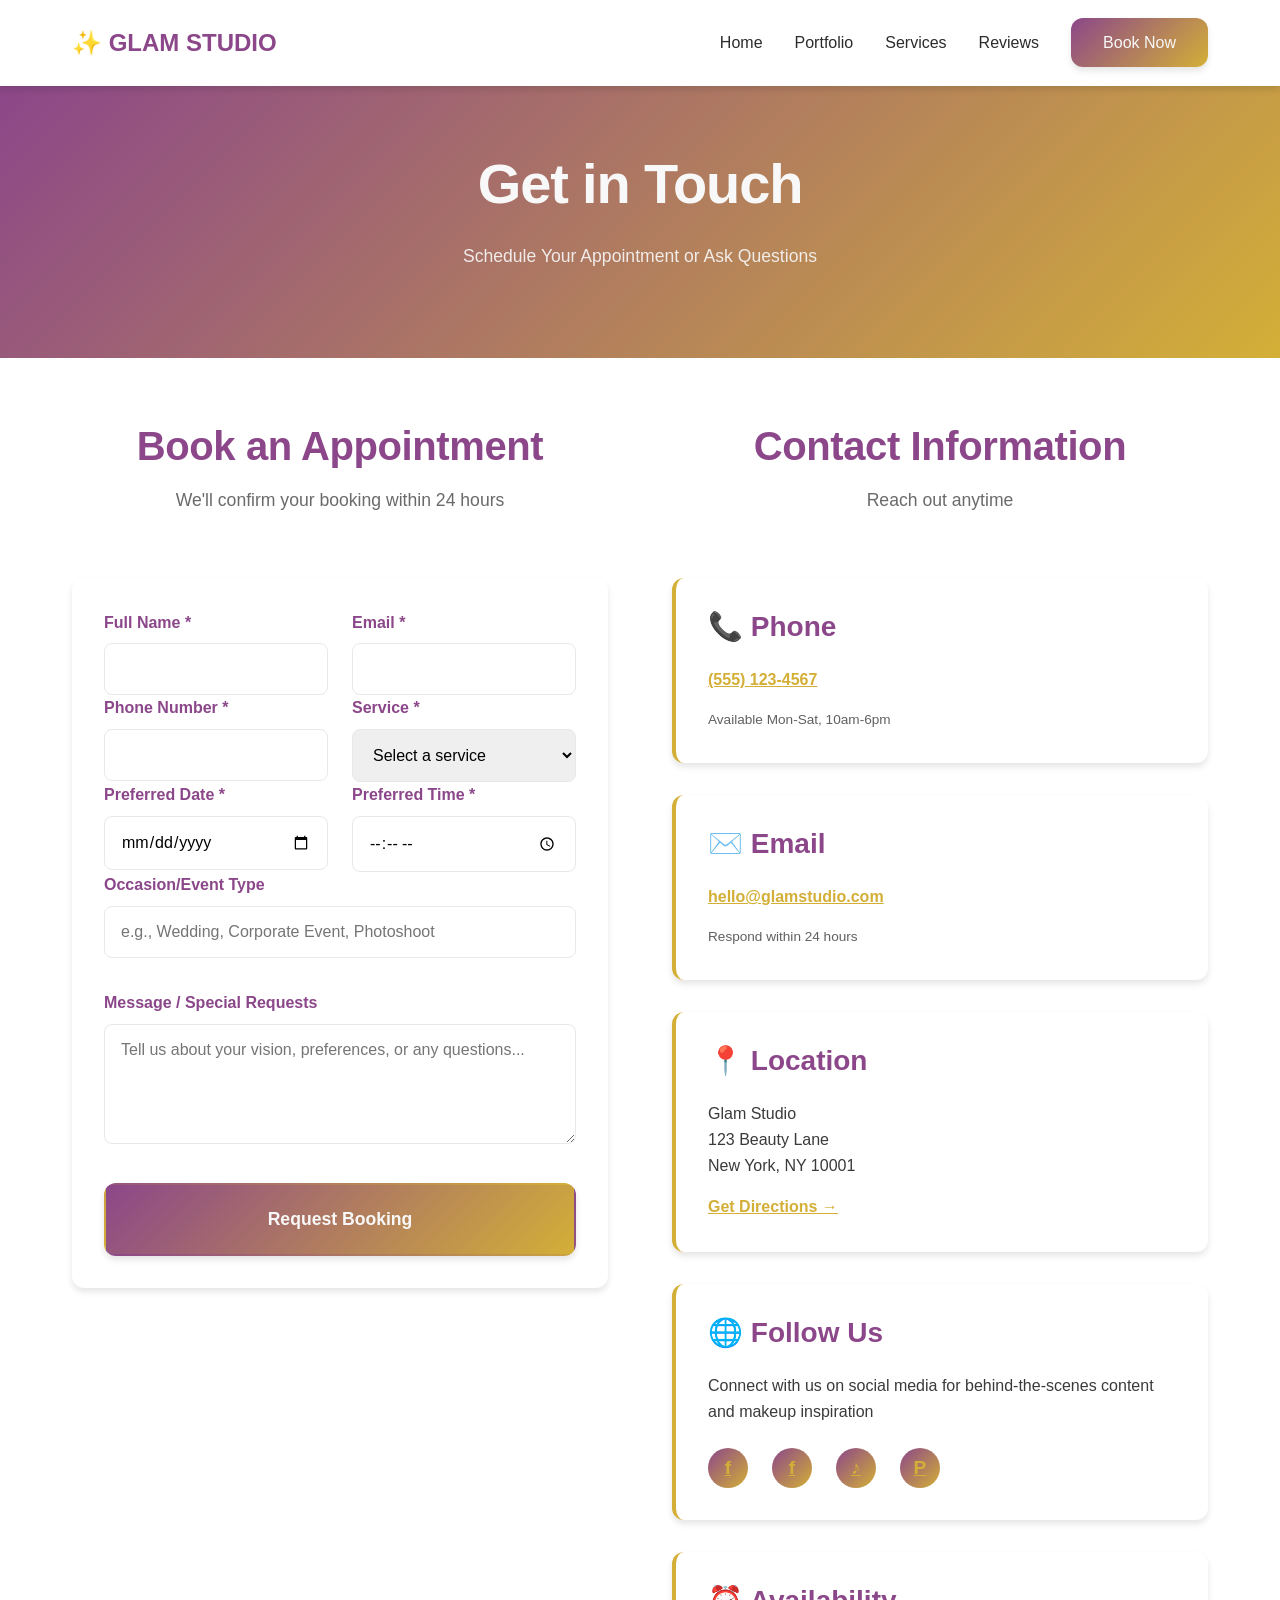
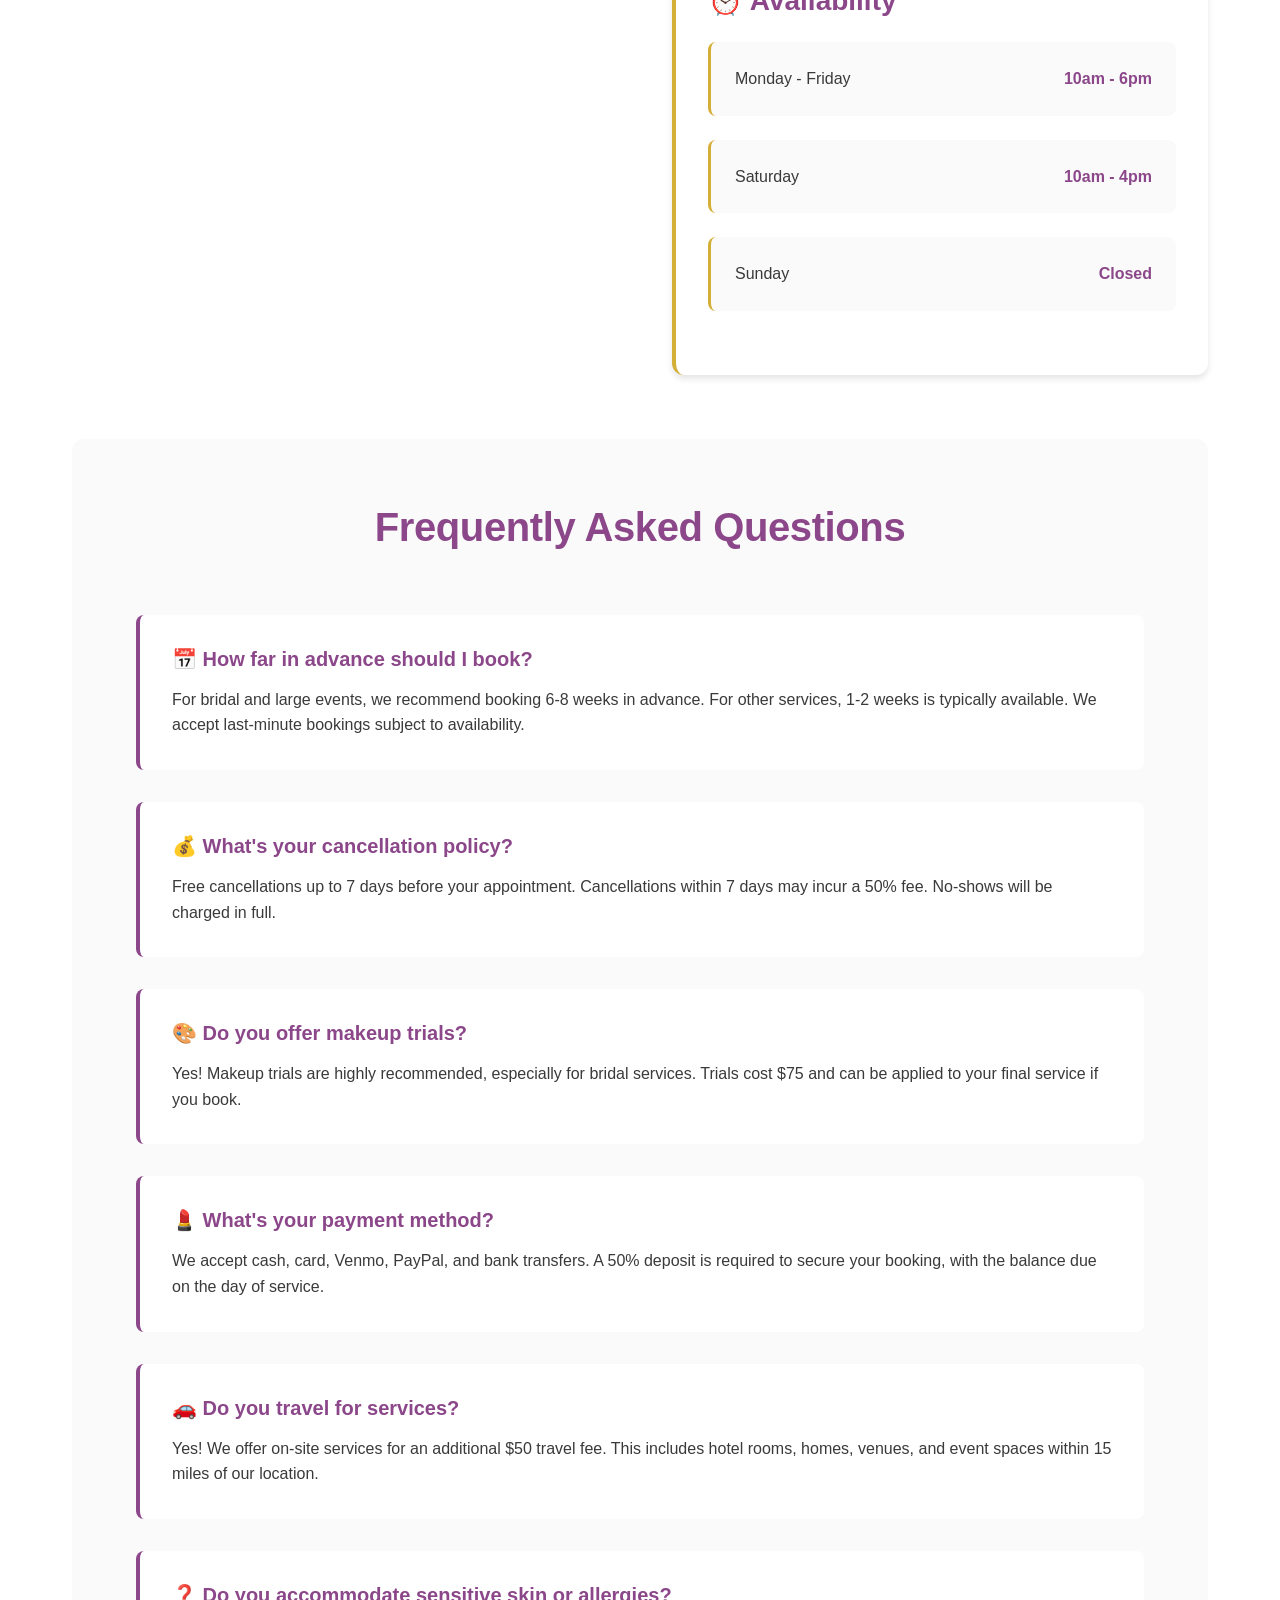
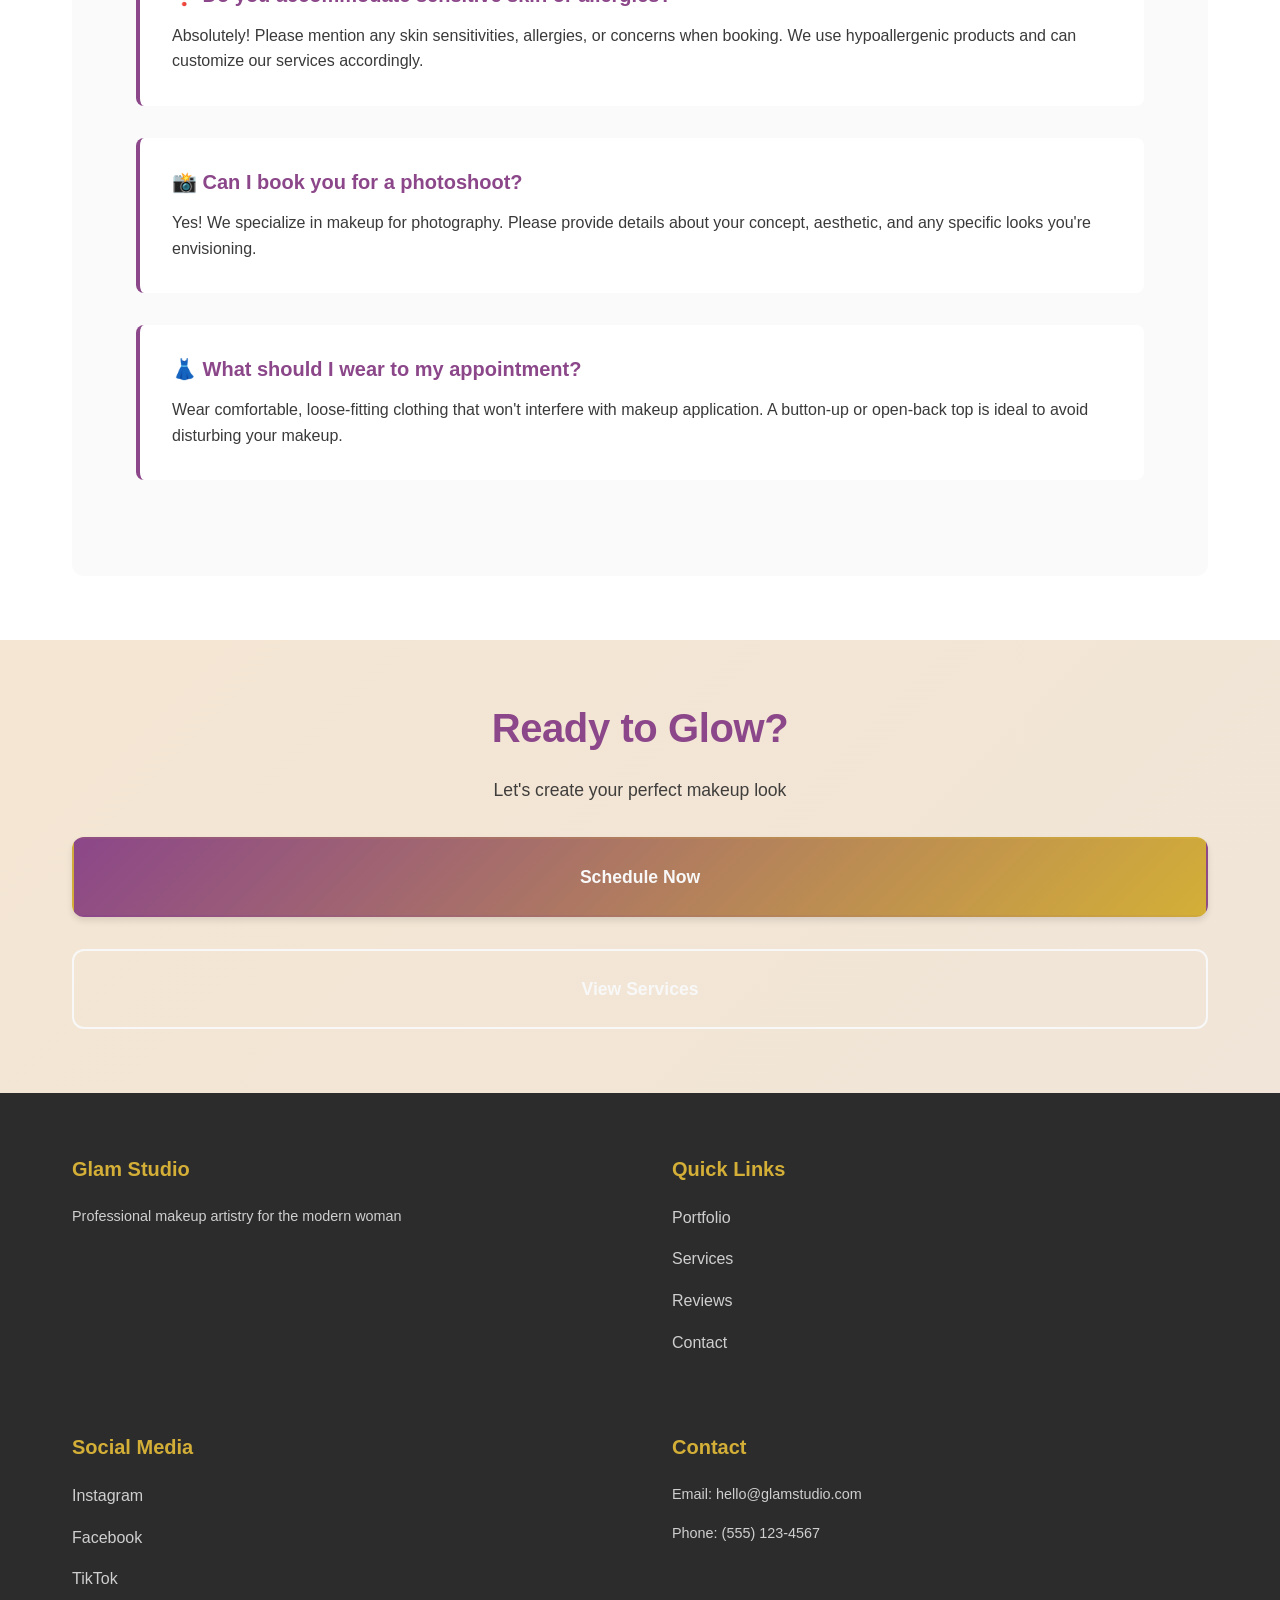
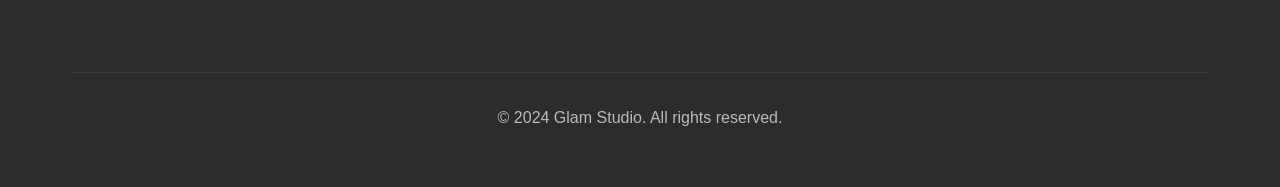
<file: contact.html>
<!DOCTYPE html>
<html lang="en">
<head>
    <meta charset="UTF-8">
    <meta name="viewport" content="width=device-width, initial-scale=1.0">
    <title>Contact - Glam Studio</title>
    <meta name="description" content="Book your appointment or get in touch with Glam Studio makeup artist.">
    <link rel="stylesheet" href="css/style.css">
    <style>
        .contact-container {
            display: grid;
            grid-template-columns: 1fr 1fr;
            gap: var(--spacing-2xl);
            margin-bottom: var(--spacing-2xl);
        }

        .contact-form {
            background: #FFFFFF;
            padding: var(--spacing-lg);
            border-radius: var(--radius-lg);
            box-shadow: var(--shadow-md);
        }

        .form-group {
            margin-bottom: var(--spacing-lg);
        }

        .form-group label {
            display: block;
            font-weight: 600;
            color: var(--primary);
            margin-bottom: var(--spacing-xs);
        }

        .form-group input,
        .form-group textarea,
        .form-group select {
            width: 100%;
            padding: var(--spacing-sm);
            border: 1px solid var(--border);
            border-radius: var(--radius-md);
            font-family: var(--font-body);
            font-size: 1rem;
            transition: all var(--transition-base);
        }

        .form-group input:focus,
        .form-group textarea:focus,
        .form-group select:focus {
            outline: none;
            border-color: var(--primary);
            box-shadow: 0 0 0 3px rgba(139, 71, 137, 0.1);
        }

        .form-group textarea {
            resize: vertical;
            min-height: 120px;
        }

        .form-row {
            display: grid;
            grid-template-columns: 1fr 1fr;
            gap: var(--spacing-md);
        }

        .form-row .form-group {
            margin-bottom: 0;
        }

        .submit-button {
            width: 100%;
        }

        .contact-info {
            display: flex;
            flex-direction: column;
            gap: var(--spacing-lg);
        }

        .info-block {
            background: #FFFFFF;
            padding: var(--spacing-lg);
            border-radius: var(--radius-lg);
            box-shadow: var(--shadow-md);
            border-left: 4px solid var(--secondary);
        }

        .info-block h3 {
            color: var(--primary);
            margin-bottom: var(--spacing-md);
            display: flex;
            align-items: center;
            gap: var(--spacing-md);
        }

        .info-block p {
            font-size: 1rem;
            margin: 0;
            color: #3a3a3a;
        }

        .info-block a {
            color: var(--secondary);
            font-weight: 600;
            text-decoration: underline;
        }

        .info-block a:hover {
            color: var(--primary);
        }

        .social-links {
            display: flex;
            gap: var(--spacing-md);
            margin-top: var(--spacing-md);
        }

        .social-link {
            display: inline-flex;
            align-items: center;
            justify-content: center;
            width: 40px;
            height: 40px;
            background: linear-gradient(135deg, var(--primary), var(--secondary));
            color: white;
            border-radius: 50%;
            font-size: 1.2rem;
            transition: all var(--transition-base);
            text-decoration: none;
        }

        .social-link:hover {
            transform: translateY(-3px);
            box-shadow: var(--shadow-lg);
        }

        .availability-grid {
            display: grid;
            gap: var(--spacing-md);
            margin-bottom: var(--spacing-lg);
        }

        .availability-item {
            display: flex;
            justify-content: space-between;
            align-items: center;
            padding: var(--spacing-md);
            background: #FAFAFA;
            border-radius: var(--radius-md);
            border-left: 3px solid var(--secondary);
            color: #3a3a3a;
        }

        .availability-item strong {
            color: var(--primary);
        }

        .faq-section {
            background: #FAFAFA;
            padding: var(--spacing-2xl);
            border-radius: var(--radius-lg);
            margin-top: var(--spacing-2xl);
        }

        .faq-item {
            margin-bottom: var(--spacing-lg);
            background: #FFFFFF;
            padding: var(--spacing-lg);
            border-radius: var(--radius-md);
            border-left: 4px solid var(--primary);
        }

        .faq-item h4 {
            color: var(--primary);
            margin-bottom: var(--spacing-sm);
            cursor: pointer;
            user-select: none;
        }

        .faq-item p {
            margin: 0;
            line-height: 1.6;
            color: #3a3a3a;
        }

        .success-message {
            display: none;
            background: var(--success);
            color: white;
            padding: var(--spacing-lg);
            border-radius: var(--radius-lg);
            margin-bottom: var(--spacing-lg);
            text-align: center;
        }

        @media (max-width: 768px) {
            .contact-container {
                grid-template-columns: 1fr;
            }

            .form-row {
                grid-template-columns: 1fr;
            }
        }
    </style>
</head>
<body>
    <!-- Navigation Bar -->
    <nav class="navbar">
        <div class="container">
            <div class="nav-wrapper">
                <a href="index.html" class="logo">✨ GLAM STUDIO</a>
                <button class="hamburger" id="hamburger" aria-label="Toggle menu">
                    <span></span>
                    <span></span>
                    <span></span>
                </button>
                <ul class="nav-menu" id="navMenu">
                    <li><a href="index.html" class="nav-link">Home</a></li>
                    <li><a href="portfolio.html" class="nav-link">Portfolio</a></li>
                    <li><a href="services.html" class="nav-link">Services</a></li>
                    <li><a href="reviews.html" class="nav-link">Reviews</a></li>
                    <li><a href="contact.html" class="nav-link active cta-button">Book Now</a></li>
                </ul>
            </div>
        </div>
    </nav>

    <!-- Header -->
    <section style="background: linear-gradient(135deg, var(--primary), var(--secondary)); color: var(--text-light); padding: var(--spacing-2xl) 0; text-align: center;">
        <div class="container">
            <h1>Get in Touch</h1>
            <p style="font-size: 1.1rem; opacity: 0.9;">Schedule Your Appointment or Ask Questions</p>
        </div>
    </section>

    <!-- Contact Section -->
    <section class="services-preview">
        <div class="container">
            <div class="contact-container">
                <!-- Contact Form -->
                <div>
                    <div class="section-header">
                        <h2>Book an Appointment</h2>
                        <p class="section-subtitle">We'll confirm your booking within 24 hours</p>
                    </div>

                    <div class="success-message" id="successMessage">
                        ✓ Thank you! Your booking request has been sent. We'll contact you soon!
                    </div>

                    <form class="contact-form" id="bookingForm">
                        <div class="form-row">
                            <div class="form-group">
                                <label for="name">Full Name *</label>
                                <input type="text" id="name" name="name" required>
                            </div>
                            <div class="form-group">
                                <label for="email">Email *</label>
                                <input type="email" id="email" name="email" required>
                            </div>
                        </div>

                        <div class="form-row">
                            <div class="form-group">
                                <label for="phone">Phone Number *</label>
                                <input type="tel" id="phone" name="phone" required>
                            </div>
                            <div class="form-group">
                                <label for="service">Service *</label>
                                <select id="service" name="service" required>
                                    <option value="">Select a service</option>
                                    <option value="bridal">Bridal Makeup - $150</option>
                                    <option value="bridal-party">Bridal Party - $100</option>
                                    <option value="editorial">Editorial - $200+</option>
                                    <option value="event">Event Makeup - $85</option>
                                    <option value="touchup">Beauty Touch-Up - $45</option>
                                    <option value="lesson">Makeup Lesson - $100</option>
                                    <option value="workshop">Group Workshop - $50</option>
                                </select>
                            </div>
                        </div>

                        <div class="form-row">
                            <div class="form-group">
                                <label for="date">Preferred Date *</label>
                                <input type="date" id="date" name="date" required>
                            </div>
                            <div class="form-group">
                                <label for="time">Preferred Time *</label>
                                <input type="time" id="time" name="time" required>
                            </div>
                        </div>

                        <div class="form-group">
                            <label for="occasion">Occasion/Event Type</label>
                            <input type="text" id="occasion" name="occasion" placeholder="e.g., Wedding, Corporate Event, Photoshoot">
                        </div>

                        <div class="form-group">
                            <label for="message">Message / Special Requests</label>
                            <textarea id="message" name="message" placeholder="Tell us about your vision, preferences, or any questions..."></textarea>
                        </div>

                        <button type="submit" class="btn btn-primary submit-button btn-lg">Request Booking</button>
                    </form>
                </div>

                <!-- Contact Information -->
                <div>
                    <div class="section-header">
                        <h2>Contact Information</h2>
                        <p class="section-subtitle">Reach out anytime</p>
                    </div>

                    <div class="contact-info">
                        <!-- Phone -->
                        <div class="info-block">
                            <h3>📞 Phone</h3>
                            <p><a href="tel:+1555123456">(555) 123-4567</a></p>
                            <p style="font-size: 0.85rem; opacity: 0.8; margin-top: var(--spacing-sm);">Available Mon-Sat, 10am-6pm</p>
                        </div>

                        <!-- Email -->
                        <div class="info-block">
                            <h3>✉️ Email</h3>
                            <p><a href="mailto:hello@glamstudio.com">hello@glamstudio.com</a></p>
                            <p style="font-size: 0.85rem; opacity: 0.8; margin-top: var(--spacing-sm);">Respond within 24 hours</p>
                        </div>

                        <!-- Location -->
                        <div class="info-block">
                            <h3>📍 Location</h3>
                            <p>Glam Studio<br>123 Beauty Lane<br>New York, NY 10001</p>
                            <a href="#" style="margin-top: var(--spacing-sm); display: inline-block;">Get Directions →</a>
                        </div>

                        <!-- Social Media -->
                        <div class="info-block">
                            <h3>🌐 Follow Us</h3>
                            <p style="margin-bottom: var(--spacing-md);">Connect with us on social media for behind-the-scenes content and makeup inspiration</p>
                            <div class="social-links">
                                <a href="#" class="social-link" title="Instagram">f</a>
                                <a href="#" class="social-link" title="Facebook">f</a>
                                <a href="#" class="social-link" title="TikTok">♪</a>
                                <a href="#" class="social-link" title="Pinterest">P</a>
                            </div>
                        </div>

                        <!-- Availability -->
                        <div class="info-block">
                            <h3>⏰ Availability</h3>
                            <div class="availability-grid">
                                <div class="availability-item">
                                    <span>Monday - Friday</span>
                                    <strong>10am - 6pm</strong>
                                </div>
                                <div class="availability-item">
                                    <span>Saturday</span>
                                    <strong>10am - 4pm</strong>
                                </div>
                                <div class="availability-item">
                                    <span>Sunday</span>
                                    <strong>Closed</strong>
                                </div>
                            </div>
                        </div>
                    </div>
                </div>
            </div>

            <!-- FAQ Section -->
            <div class="faq-section">
                <h2 style="color: var(--primary); text-align: center; margin-bottom: var(--spacing-2xl);">Frequently Asked Questions</h2>
                
                <div class="faq-item">
                    <h4>📅 How far in advance should I book?</h4>
                    <p>For bridal and large events, we recommend booking 6-8 weeks in advance. For other services, 1-2 weeks is typically available. We accept last-minute bookings subject to availability.</p>
                </div>

                <div class="faq-item">
                    <h4>💰 What's your cancellation policy?</h4>
                    <p>Free cancellations up to 7 days before your appointment. Cancellations within 7 days may incur a 50% fee. No-shows will be charged in full.</p>
                </div>

                <div class="faq-item">
                    <h4>🎨 Do you offer makeup trials?</h4>
                    <p>Yes! Makeup trials are highly recommended, especially for bridal services. Trials cost $75 and can be applied to your final service if you book.</p>
                </div>

                <div class="faq-item">
                    <h4>💄 What's your payment method?</h4>
                    <p>We accept cash, card, Venmo, PayPal, and bank transfers. A 50% deposit is required to secure your booking, with the balance due on the day of service.</p>
                </div>

                <div class="faq-item">
                    <h4>🚗 Do you travel for services?</h4>
                    <p>Yes! We offer on-site services for an additional $50 travel fee. This includes hotel rooms, homes, venues, and event spaces within 15 miles of our location.</p>
                </div>

                <div class="faq-item">
                    <h4>❓ Do you accommodate sensitive skin or allergies?</h4>
                    <p>Absolutely! Please mention any skin sensitivities, allergies, or concerns when booking. We use hypoallergenic products and can customize our services accordingly.</p>
                </div>

                <div class="faq-item">
                    <h4>📸 Can I book you for a photoshoot?</h4>
                    <p>Yes! We specialize in makeup for photography. Please provide details about your concept, aesthetic, and any specific looks you're envisioning.</p>
                </div>

                <div class="faq-item">
                    <h4>👗 What should I wear to my appointment?</h4>
                    <p>Wear comfortable, loose-fitting clothing that won't interfere with makeup application. A button-up or open-back top is ideal to avoid disturbing your makeup.</p>
                </div>
            </div>
        </div>
    </section>

    <!-- CTA Section -->
    <section class="cta-section">
        <div class="container">
            <h2>Ready to Glow?</h2>
            <p>Let's create your perfect makeup look</p>
            <div class="cta-buttons">
                <a href="#bookingForm" class="btn btn-primary btn-lg">Schedule Now</a>
                <a href="services.html" class="btn btn-outline btn-lg">View Services</a>
            </div>
        </div>
    </section>

    <!-- Footer -->
    <footer class="footer">
        <div class="container">
            <div class="footer-grid">
                <div class="footer-section">
                    <h4>Glam Studio</h4>
                    <p>Professional makeup artistry for the modern woman</p>
                </div>
                <div class="footer-section">
                    <h4>Quick Links</h4>
                    <ul>
                        <li><a href="portfolio.html">Portfolio</a></li>
                        <li><a href="services.html">Services</a></li>
                        <li><a href="reviews.html">Reviews</a></li>
                        <li><a href="contact.html">Contact</a></li>
                    </ul>
                </div>
                <div class="footer-section">
                    <h4>Social Media</h4>
                    <ul>
                        <li><a href="#">Instagram</a></li>
                        <li><a href="#">Facebook</a></li>
                        <li><a href="#">TikTok</a></li>
                    </ul>
                </div>
                <div class="footer-section">
                    <h4>Contact</h4>
                    <p>Email: hello@glamstudio.com</p>
                    <p>Phone: (555) 123-4567</p>
                </div>
            </div>
            <div class="footer-bottom">
                <p>&copy; 2024 Glam Studio. All rights reserved.</p>
            </div>
        </div>
    </footer>

    <script src="script.js"></script>
    <script>
        // Form submission
        document.getElementById('bookingForm')?.addEventListener('submit', function(e) {
            e.preventDefault();
            
            // Show success message
            const successMessage = document.getElementById('successMessage');
            successMessage.style.display = 'block';
            
            // Scroll to message
            successMessage.scrollIntoView({ behavior: 'smooth' });
            
            // Reset form
            this.reset();
            
            // Hide message after 5 seconds
            setTimeout(() => {
                successMessage.style.display = 'none';
            }, 5000);
        });
    </script>

    <script src="js/script.js"></script>
</body>
</html>
</file>
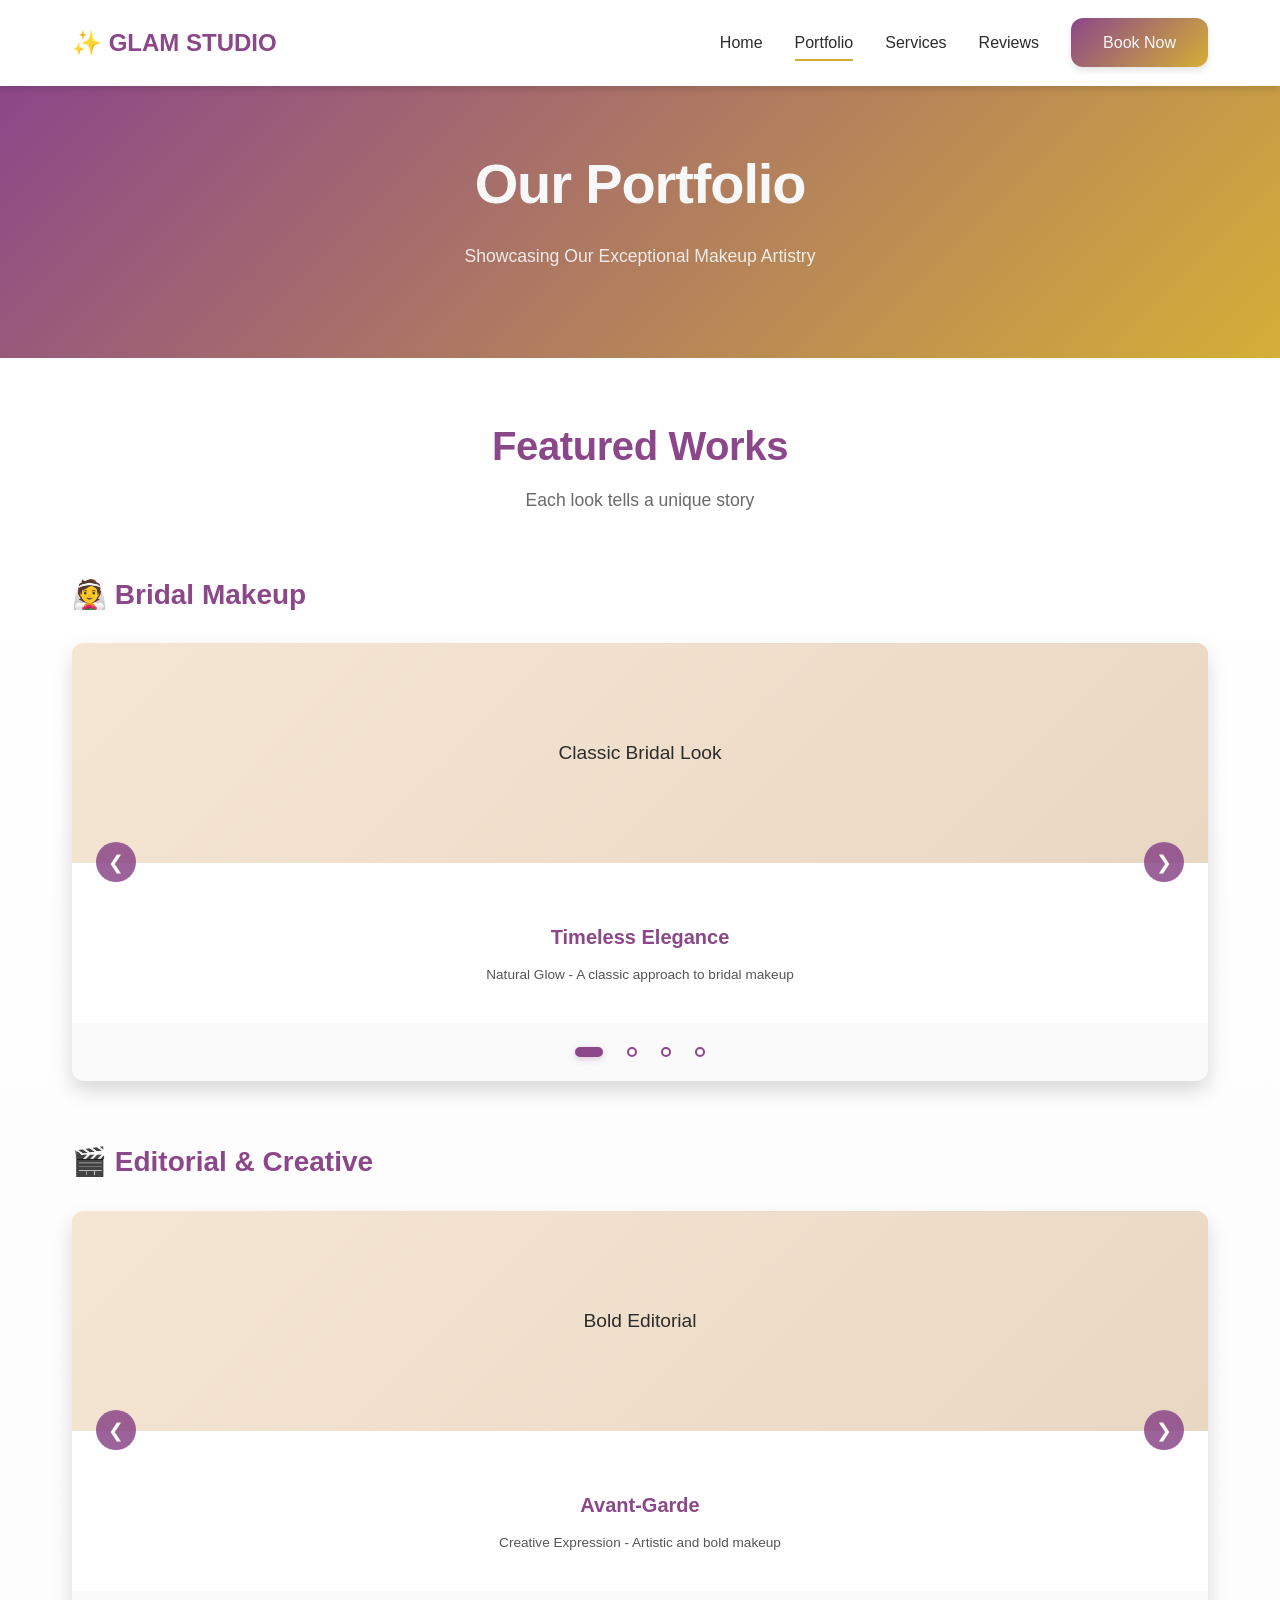
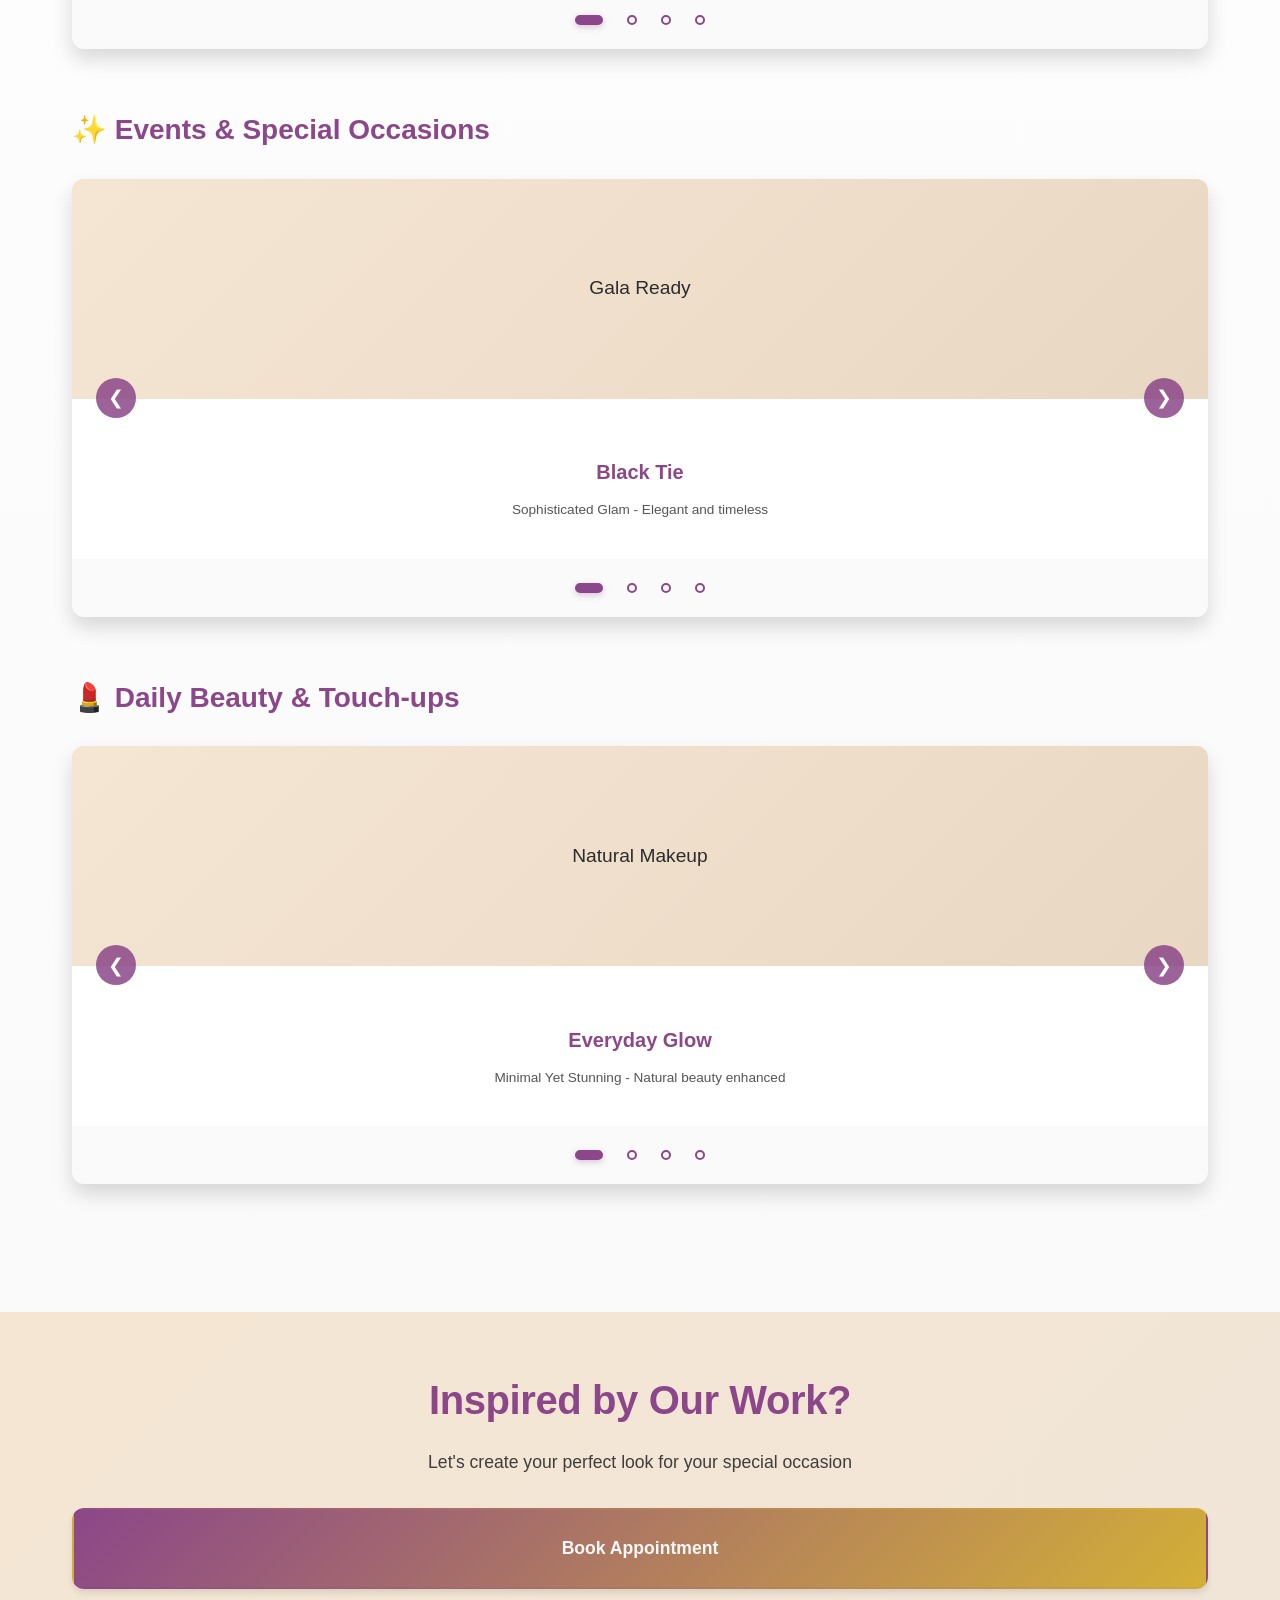
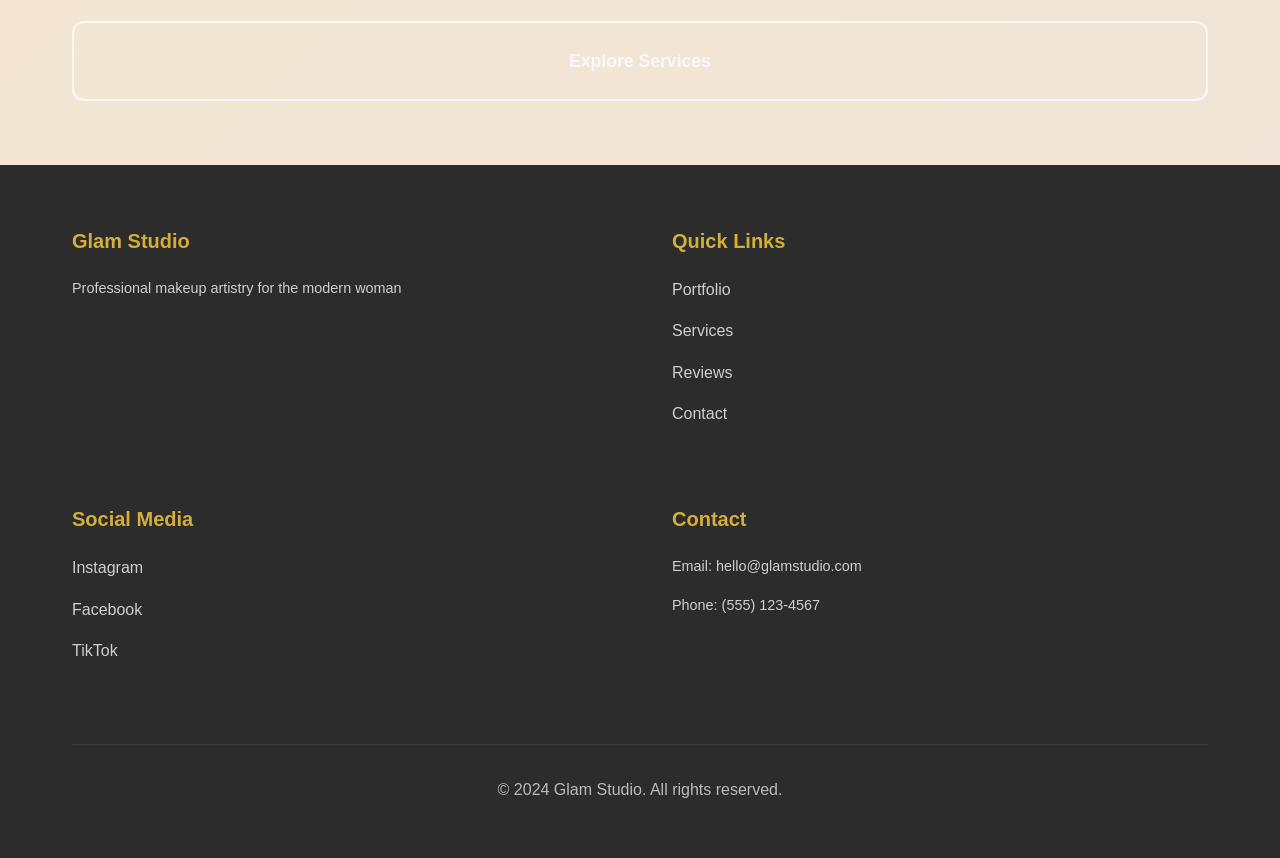
<file: portfolio.html>
<!DOCTYPE html>
<html lang="en">
<head>
    <meta charset="UTF-8">
    <meta name="viewport" content="width=device-width, initial-scale=1.0">
    <title>Portfolio - Glam Studio</title>
    <meta name="description" content="View our portfolio of professional makeup transformations and creative looks.">
    <link rel="stylesheet" href="css/style.css">
</head>
<body>
    <!-- Navigation Bar -->
    <nav class="navbar">
        <div class="container">
            <div class="nav-wrapper">
                <a href="index.html" class="logo">✨ GLAM STUDIO</a>
                <button class="hamburger" id="hamburger" aria-label="Toggle menu">
                    <span></span>
                    <span></span>
                    <span></span>
                </button>
                <ul class="nav-menu" id="navMenu">
                    <li><a href="index.html" class="nav-link">Home</a></li>
                    <li><a href="portfolio.html" class="nav-link active">Portfolio</a></li>
                    <li><a href="services.html" class="nav-link">Services</a></li>
                    <li><a href="reviews.html" class="nav-link">Reviews</a></li>
                    <li><a href="contact.html" class="nav-link cta-button">Book Now</a></li>
                </ul>
            </div>
        </div>
    </nav>

    <!-- Header -->
    <section style="background: linear-gradient(135deg, var(--primary), var(--secondary)); color: var(--text-light); padding: var(--spacing-2xl) 0; text-align: center;">
        <div class="container">
            <h1>Our Portfolio</h1>
            <p style="font-size: 1.1rem; opacity: 0.9;">Showcasing Our Exceptional Makeup Artistry</p>
        </div>
    </section>

    <!-- Portfolio Gallery -->
    <section class="portfolio-preview">
        <div class="container">
            <div class="section-header">
                <h2>Featured Works</h2>
                <p class="section-subtitle">Each look tells a unique story</p>
            </div>

            <!-- Bridal Category - Carousel -->
            <div style="margin-bottom: var(--spacing-2xl);">
                <h3 style="color: var(--primary); margin-bottom: var(--spacing-lg);">👰 Bridal Makeup</h3>
                <div class="ig-carousel" id="bridalCarousel">
                    <div class="ig-carousel-inner">
                        <div class="ig-carousel-item active">
                            <div class="ig-image-wrapper">
                                <div class="image-placeholder">
                                    <span>Classic Bridal Look</span>
                                </div>
                            </div>
                            <div class="ig-carousel-content">
                                <h4>Timeless Elegance</h4>
                                <p>Natural Glow - A classic approach to bridal makeup</p>
                            </div>
                        </div>
                        <div class="ig-carousel-item">
                            <div class="ig-image-wrapper">
                                <div class="image-placeholder">
                                    <span>Modern Bridal</span>
                                </div>
                            </div>
                            <div class="ig-carousel-content">
                                <h4>Contemporary Romance</h4>
                                <p>Bold Eyes - Modern bridal look with statement eyes</p>
                            </div>
                        </div>
                        <div class="ig-carousel-item">
                            <div class="ig-image-wrapper">
                                <div class="image-placeholder">
                                    <span>Bridal Glam</span>
                                </div>
                            </div>
                            <div class="ig-carousel-content">
                                <h4>Glamorous Bride</h4>
                                <p>Statement Lashes - Full glamour for the perfect day</p>
                            </div>
                        </div>
                        <div class="ig-carousel-item">
                            <div class="ig-image-wrapper">
                                <div class="image-placeholder">
                                    <span>Bride Portrait</span>
                                </div>
                            </div>
                            <div class="ig-carousel-content">
                                <h4>Soft Beauty</h4>
                                <p>Romantic Vibes - Delicate and romantic bridal style</p>
                            </div>
                        </div>
                    </div>
                    <button class="ig-nav-btn ig-prev" aria-label="Previous bridal look">❮</button>
                    <button class="ig-nav-btn ig-next" aria-label="Next bridal look">❯</button>
                    <div class="ig-dots">
                        <button class="ig-dot active" aria-label="Go to look 1"></button>
                        <button class="ig-dot" aria-label="Go to look 2"></button>
                        <button class="ig-dot" aria-label="Go to look 3"></button>
                        <button class="ig-dot" aria-label="Go to look 4"></button>
                    </div>
                </div>
            </div>

            <!-- Editorial Category - Carousel -->
            <div style="margin-bottom: var(--spacing-2xl);">
                <h3 style="color: var(--primary); margin-bottom: var(--spacing-lg);">🎬 Editorial & Creative</h3>
                <div class="ig-carousel" id="editorialCarousel">
                    <div class="ig-carousel-inner">
                        <div class="ig-carousel-item active">
                            <div class="ig-image-wrapper">
                                <div class="image-placeholder">
                                    <span>Bold Editorial</span>
                                </div>
                            </div>
                            <div class="ig-carousel-content">
                                <h4>Avant-Garde</h4>
                                <p>Creative Expression - Artistic and bold makeup</p>
                            </div>
                        </div>
                        <div class="ig-carousel-item">
                            <div class="ig-image-wrapper">
                                <div class="image-placeholder">
                                    <span>Fashion Look</span>
                                </div>
                            </div>
                            <div class="ig-carousel-content">
                                <h4>High Fashion</h4>
                                <p>Dramatic Drama - Magazine-worthy makeup looks</p>
                            </div>
                        </div>
                        <div class="ig-carousel-item">
                            <div class="ig-image-wrapper">
                                <div class="image-placeholder">
                                    <span>Art Makeup</span>
                                </div>
                            </div>
                            <div class="ig-carousel-content">
                                <h4>Artistic</h4>
                                <p>Conceptual Beauty - Makeup as wearable art</p>
                            </div>
                        </div>
                        <div class="ig-carousel-item">
                            <div class="ig-image-wrapper">
                                <div class="image-placeholder">
                                    <span>Magazine Shoot</span>
                                </div>
                            </div>
                            <div class="ig-carousel-content">
                                <h4>Print Ready</h4>
                                <p>Professional Finish - Perfect for photography</p>
                            </div>
                        </div>
                    </div>
                    <button class="ig-nav-btn ig-prev" aria-label="Previous editorial look">❮</button>
                    <button class="ig-nav-btn ig-next" aria-label="Next editorial look">❯</button>
                    <div class="ig-dots">
                        <button class="ig-dot active" aria-label="Go to look 1"></button>
                        <button class="ig-dot" aria-label="Go to look 2"></button>
                        <button class="ig-dot" aria-label="Go to look 3"></button>
                        <button class="ig-dot" aria-label="Go to look 4"></button>
                    </div>
                </div>
            </div>

            <!-- Event Category - Carousel -->
            <div style="margin-bottom: var(--spacing-2xl);">
                <h3 style="color: var(--primary); margin-bottom: var(--spacing-lg);">✨ Events & Special Occasions</h3>
                <div class="ig-carousel" id="eventsCarousel">
                    <div class="ig-carousel-inner">
                        <div class="ig-carousel-item active">
                            <div class="ig-image-wrapper">
                                <div class="image-placeholder">
                                    <span>Gala Ready</span>
                                </div>
                            </div>
                            <div class="ig-carousel-content">
                                <h4>Black Tie</h4>
                                <p>Sophisticated Glam - Elegant and timeless</p>
                            </div>
                        </div>
                        <div class="ig-carousel-item">
                            <div class="ig-image-wrapper">
                                <div class="image-placeholder">
                                    <span>Party Look</span>
                                </div>
                            </div>
                            <div class="ig-carousel-content">
                                <h4>Night Out</h4>
                                <p>Vibrant Energy - Fun and bold makeup</p>
                            </div>
                        </div>
                        <div class="ig-carousel-item">
                            <div class="ig-image-wrapper">
                                <div class="image-placeholder">
                                    <span>Corporate Event</span>
                                </div>
                            </div>
                            <div class="ig-carousel-content">
                                <h4>Professional Polished</h4>
                                <p>Timeless - Perfect for corporate events</p>
                            </div>
                        </div>
                        <div class="ig-carousel-item">
                            <div class="ig-image-wrapper">
                                <div class="image-placeholder">
                                    <span>Festival Look</span>
                                </div>
                            </div>
                            <div class="ig-carousel-content">
                                <h4>Festival Glam</h4>
                                <p>Creative Fun - Express yourself</p>
                            </div>
                        </div>
                    </div>
                    <button class="ig-nav-btn ig-prev" aria-label="Previous event look">❮</button>
                    <button class="ig-nav-btn ig-next" aria-label="Next event look">❯</button>
                    <div class="ig-dots">
                        <button class="ig-dot active" aria-label="Go to look 1"></button>
                        <button class="ig-dot" aria-label="Go to look 2"></button>
                        <button class="ig-dot" aria-label="Go to look 3"></button>
                        <button class="ig-dot" aria-label="Go to look 4"></button>
                    </div>
                </div>
            </div>

            <!-- Beauty Category - Carousel -->
            <div style="margin-bottom: var(--spacing-2xl);">
                <h3 style="color: var(--primary); margin-bottom: var(--spacing-lg);">💄 Daily Beauty & Touch-ups</h3>
                <div class="ig-carousel" id="beautyCarousel">
                    <div class="ig-carousel-inner">
                        <div class="ig-carousel-item active">
                            <div class="ig-image-wrapper">
                                <div class="image-placeholder">
                                    <span>Natural Makeup</span>
                                </div>
                            </div>
                            <div class="ig-carousel-content">
                                <h4>Everyday Glow</h4>
                                <p>Minimal Yet Stunning - Natural beauty enhanced</p>
                            </div>
                        </div>
                        <div class="ig-carousel-item">
                            <div class="ig-image-wrapper">
                                <div class="image-placeholder">
                                    <span>Professional Look</span>
                                </div>
                            </div>
                            <div class="ig-carousel-content">
                                <h4>Office Ready</h4>
                                <p>Polished Perfection - Perfect for work</p>
                            </div>
                        </div>
                        <div class="ig-carousel-item">
                            <div class="ig-image-wrapper">
                                <div class="image-placeholder">
                                    <span>Date Night</span>
                                </div>
                            </div>
                            <div class="ig-carousel-content">
                                <h4>Romantic Vibes</h4>
                                <p>Effortless Beauty - Perfect for dates</p>
                            </div>
                        </div>
                        <div class="ig-carousel-item">
                            <div class="ig-image-wrapper">
                                <div class="image-placeholder">
                                    <span>Brunch Look</span>
                                </div>
                            </div>
                            <div class="ig-carousel-content">
                                <h4>Casual Chic</h4>
                                <p>Summer Glow - Fresh and bright</p>
                            </div>
                        </div>
                    </div>
                    <button class="ig-nav-btn ig-prev" aria-label="Previous beauty look">❮</button>
                    <button class="ig-nav-btn ig-next" aria-label="Next beauty look">❯</button>
                    <div class="ig-dots">
                        <button class="ig-dot active" aria-label="Go to look 1"></button>
                        <button class="ig-dot" aria-label="Go to look 2"></button>
                        <button class="ig-dot" aria-label="Go to look 3"></button>
                        <button class="ig-dot" aria-label="Go to look 4"></button>
                    </div>
                </div>
            </div>
        </div>
    </section>

    <!-- CTA Section -->
    <section class="cta-section">
        <div class="container">
            <h2>Inspired by Our Work?</h2>
            <p>Let's create your perfect look for your special occasion</p>
            <div class="cta-buttons">
                <a href="contact.html" class="btn btn-primary btn-lg">Book Appointment</a>
                <a href="services.html" class="btn btn-outline btn-lg">Explore Services</a>
            </div>
        </div>
    </section>

    <!-- Footer -->
    <footer class="footer">
        <div class="container">
            <div class="footer-grid">
                <div class="footer-section">
                    <h4>Glam Studio</h4>
                    <p>Professional makeup artistry for the modern woman</p>
                </div>
                <div class="footer-section">
                    <h4>Quick Links</h4>
                    <ul>
                        <li><a href="portfolio.html">Portfolio</a></li>
                        <li><a href="services.html">Services</a></li>
                        <li><a href="reviews.html">Reviews</a></li>
                        <li><a href="contact.html">Contact</a></li>
                    </ul>
                </div>
                <div class="footer-section">
                    <h4>Social Media</h4>
                    <ul>
                        <li><a href="#">Instagram</a></li>
                        <li><a href="#">Facebook</a></li>
                        <li><a href="#">TikTok</a></li>
                    </ul>
                </div>
                <div class="footer-section">
                    <h4>Contact</h4>
                    <p>Email: hello@glamstudio.com</p>
                    <p>Phone: (555) 123-4567</p>
                </div>
            </div>
            <div class="footer-bottom">
                <p>&copy; 2024 Glam Studio. All rights reserved.</p>
            </div>
        </div>
    </footer>

    <script src="js/script.js"></script>
</body>
</html>
</file>
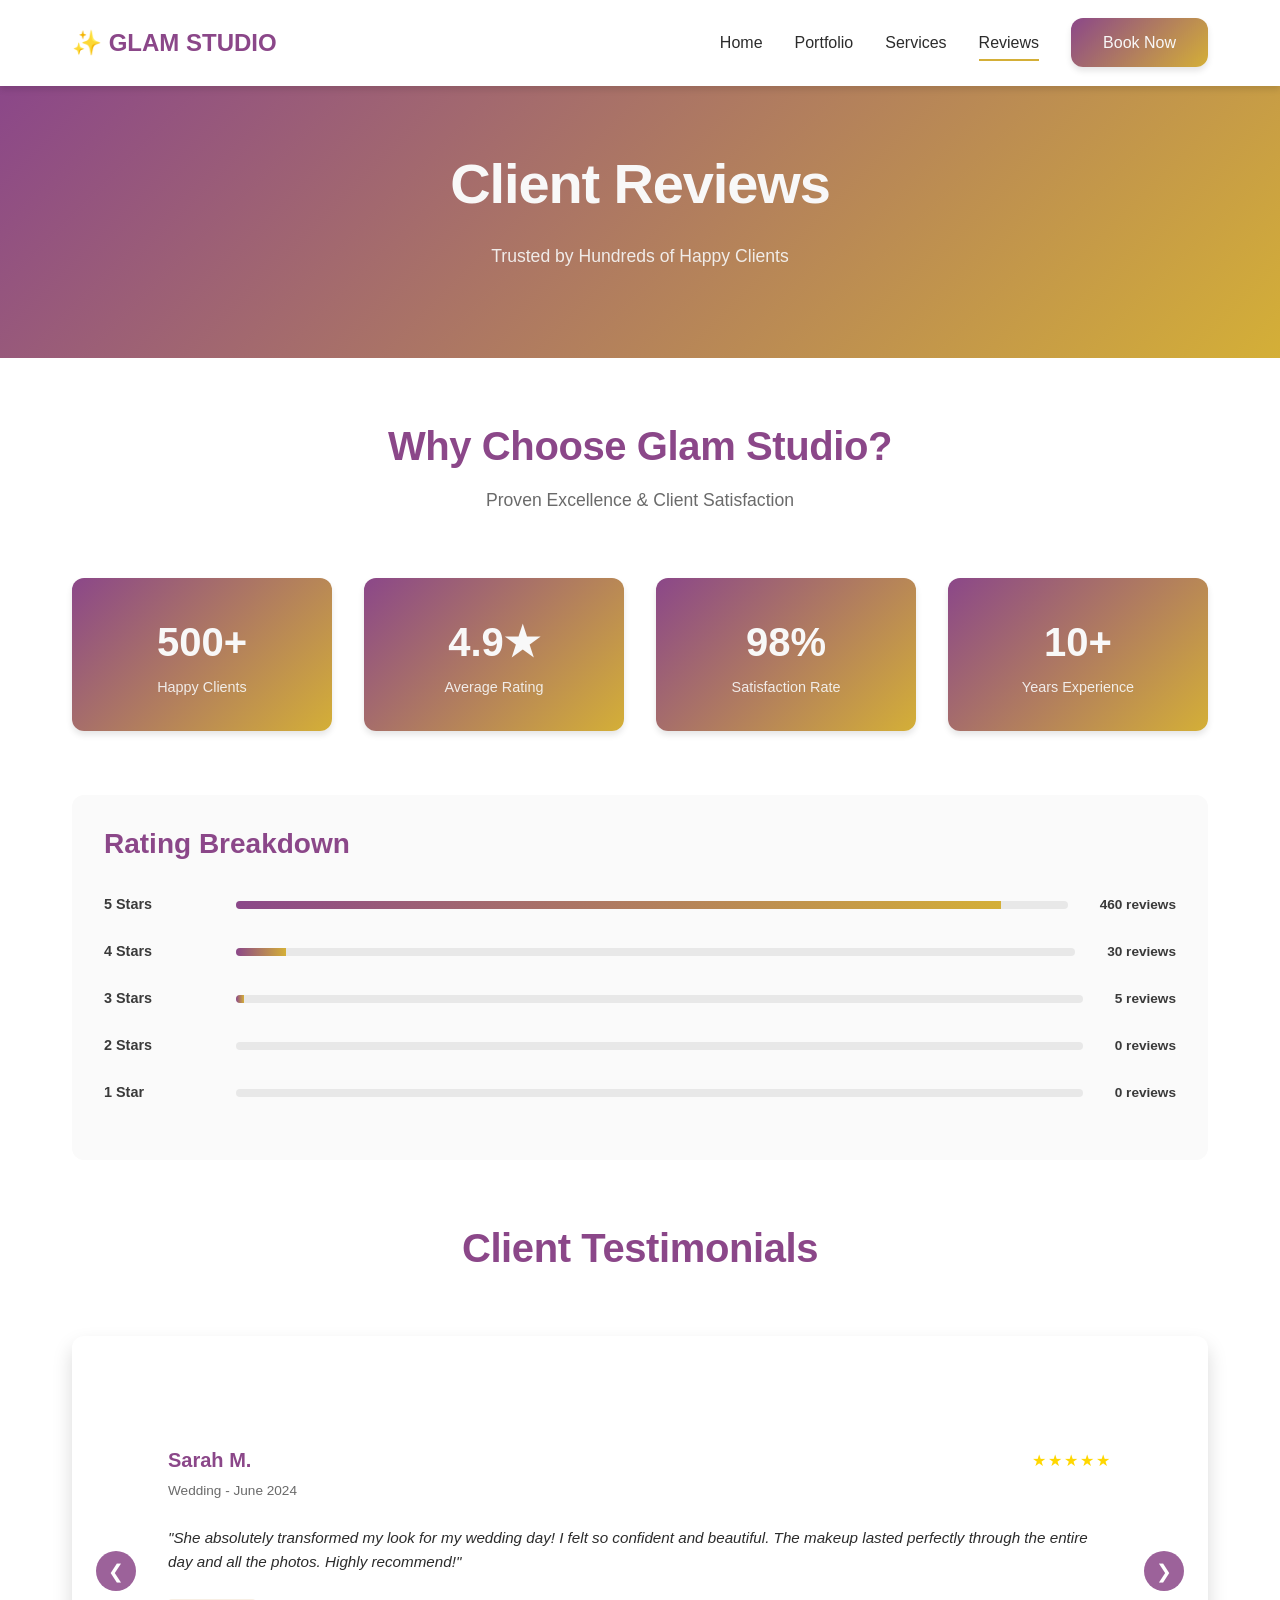
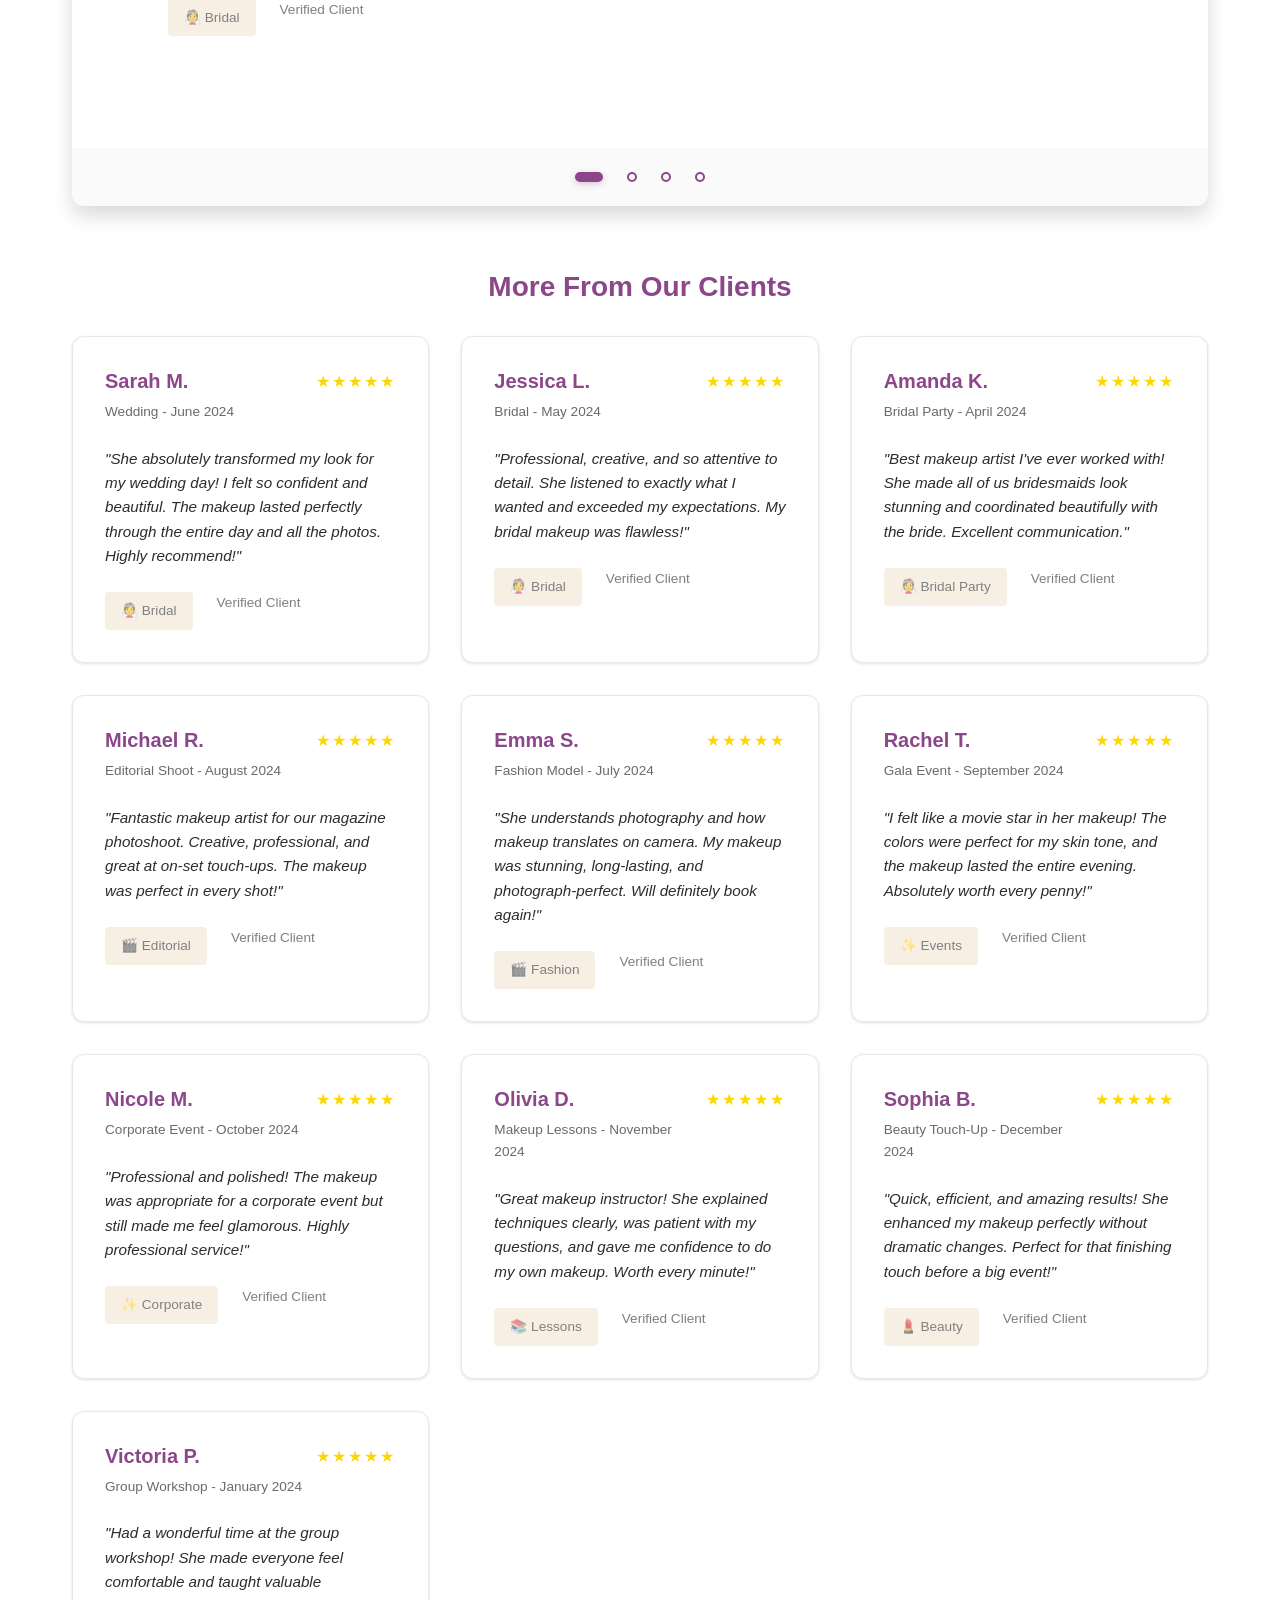
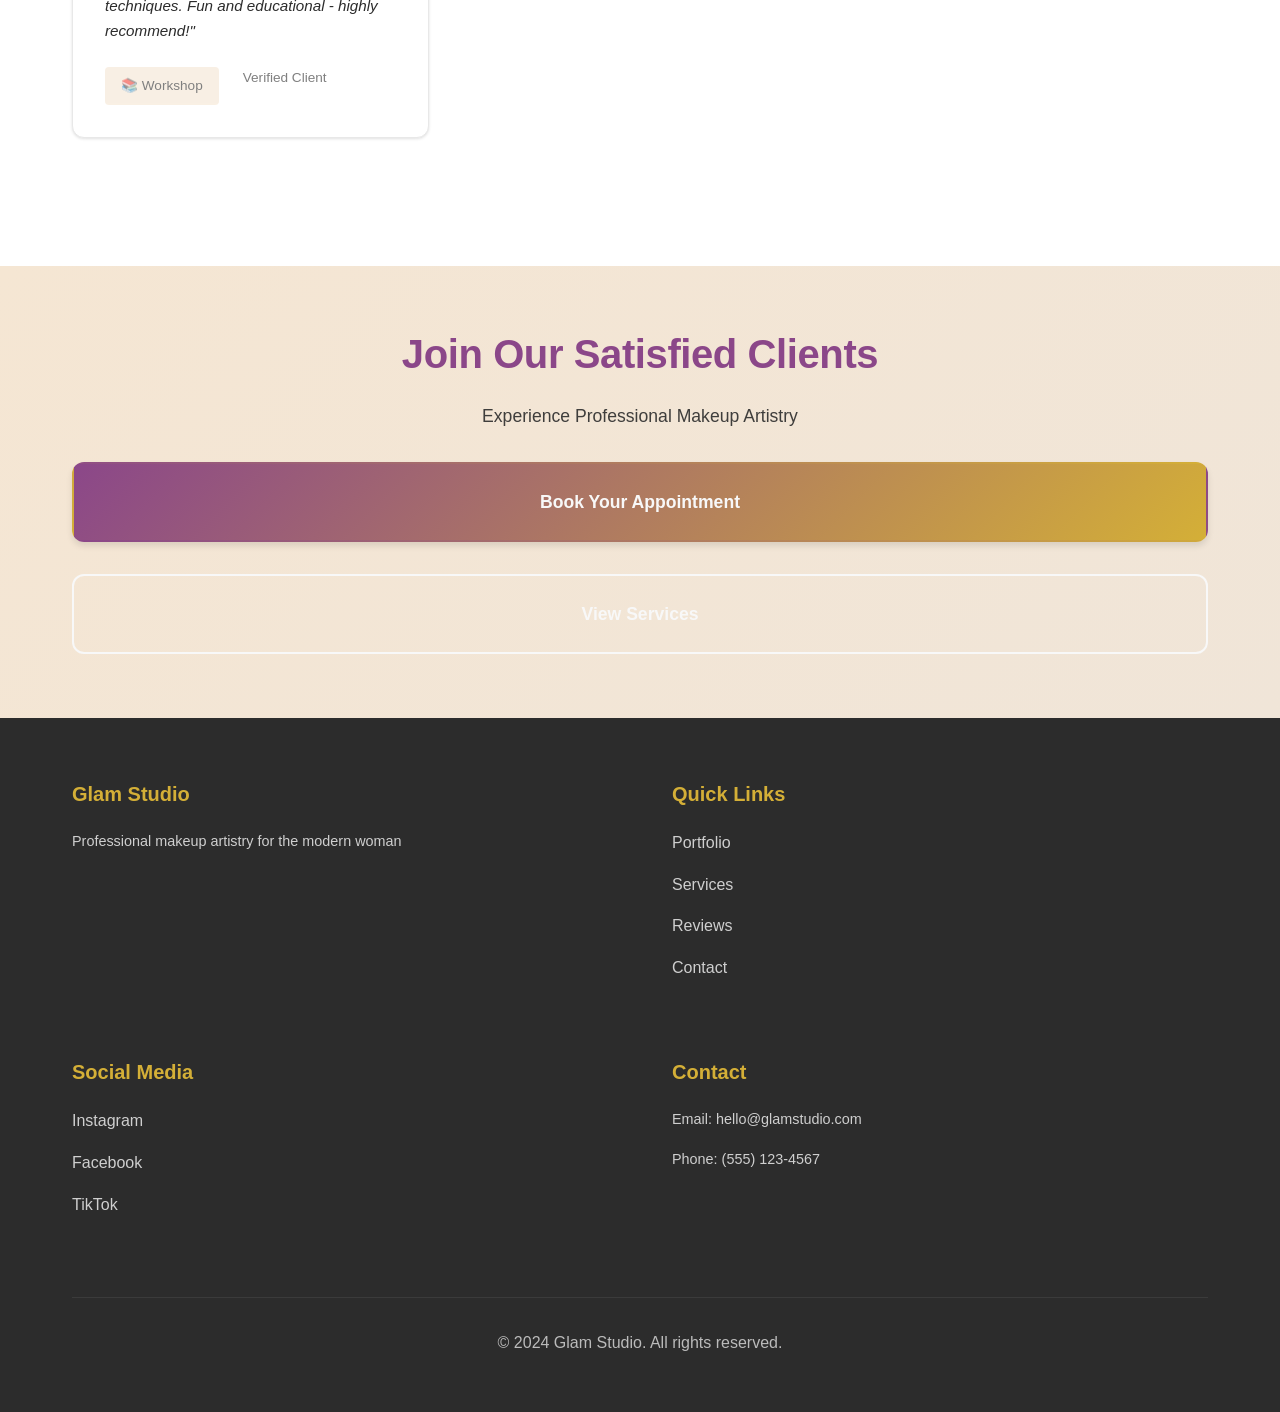
<file: reviews.html>
<!DOCTYPE html>
<html lang="en">
<head>
    <meta charset="UTF-8">
    <meta name="viewport" content="width=device-width, initial-scale=1.0">
    <title>Reviews - Glam Studio</title>
    <meta name="description" content="Read reviews and testimonials from our satisfied clients.">
    <link rel="stylesheet" href="css/style.css">
    <style>
        .reviews-grid {
            display: grid;
            grid-template-columns: repeat(auto-fit, minmax(320px, 1fr));
            gap: var(--spacing-lg);
        }

        .review-card {
            background: #FFFFFF;
            border: 1px solid var(--border);
            border-radius: var(--radius-lg);
            padding: var(--spacing-lg);
            box-shadow: var(--shadow-sm);
            transition: all var(--transition-base);
        }

        .review-card:hover {
            box-shadow: var(--shadow-md);
            transform: translateY(-4px);
        }

        .review-header {
            display: flex;
            justify-content: space-between;
            align-items: start;
            margin-bottom: var(--spacing-md);
        }

        .reviewer-info h4 {
            color: var(--primary);
            margin-bottom: var(--spacing-xs);
        }

        .reviewer-info p {
            font-size: 0.85rem;
            color: var(--text-dark);
            opacity: 0.7;
            margin: 0;
        }

        .stars {
            color: #FFD700;
            font-size: 1rem;
            letter-spacing: 2px;
        }

        .review-body {
            margin-bottom: var(--spacing-md);
        }

        .review-text {
            font-size: 0.95rem;
            line-height: 1.6;
            font-style: italic;
            color: var(--text-dark);
        }

        .review-meta {
            display: flex;
            gap: var(--spacing-md);
            flex-wrap: wrap;
            font-size: 0.85rem;
            color: var(--text-dark);
            opacity: 0.6;
        }

        .review-category {
            background: var(--accent);
            padding: var(--spacing-xs) var(--spacing-sm);
            border-radius: var(--radius-sm);
        }

        .stats-grid {
            display: grid;
            grid-template-columns: repeat(auto-fit, minmax(150px, 1fr));
            gap: var(--spacing-lg);
            margin-bottom: var(--spacing-2xl);
            text-align: center;
        }

        .stat-card {
            background: linear-gradient(135deg, var(--primary), var(--secondary));
            color: var(--text-light);
            padding: var(--spacing-lg);
            border-radius: var(--radius-lg);
            box-shadow: var(--shadow-md);
        }

        .stat-number {
            font-size: 2.5rem;
            font-weight: 800;
            display: block;
        }

        .stat-label {
            font-size: 0.9rem;
            opacity: 0.9;
        }

        .rating-bar {
            display: flex;
            align-items: center;
            gap: var(--spacing-lg);
            margin-bottom: var(--spacing-md);
        }

        .rating-label {
            width: 100px;
            font-size: 0.9rem;
            font-weight: 600;
            color: #3a3a3a;
        }

        .bar-container {
            flex: 1;
            height: 8px;
            background: var(--border);
            border-radius: 4px;
            overflow: hidden;
        }

        .bar-fill {
            height: 100%;
            background: linear-gradient(90deg, var(--primary), var(--secondary));
            transition: width 1s ease;
        }

        .rating-count {
            font-size: 0.85rem;
            color: #3a3a3a;
            min-width: 40px;
            text-align: right;
            font-weight: 600;
        }
    </style>
</head>
<body>
    <!-- Navigation Bar -->
    <nav class="navbar">
        <div class="container">
            <div class="nav-wrapper">
                <a href="index.html" class="logo">✨ GLAM STUDIO</a>
                <button class="hamburger" id="hamburger" aria-label="Toggle menu">
                    <span></span>
                    <span></span>
                    <span></span>
                </button>
                <ul class="nav-menu" id="navMenu">
                    <li><a href="index.html" class="nav-link">Home</a></li>
                    <li><a href="portfolio.html" class="nav-link">Portfolio</a></li>
                    <li><a href="services.html" class="nav-link">Services</a></li>
                    <li><a href="reviews.html" class="nav-link active">Reviews</a></li>
                    <li><a href="contact.html" class="nav-link cta-button">Book Now</a></li>
                </ul>
            </div>
        </div>
    </nav>

    <!-- Header -->
    <section style="background: linear-gradient(135deg, var(--primary), var(--secondary)); color: var(--text-light); padding: var(--spacing-2xl) 0; text-align: center;">
        <div class="container">
            <h1>Client Reviews</h1>
            <p style="font-size: 1.1rem; opacity: 0.9;">Trusted by Hundreds of Happy Clients</p>
        </div>
    </section>

    <!-- Reviews Main -->
    <section class="services-preview">
        <div class="container">
            <!-- Statistics -->
            <div class="section-header">
                <h2>Why Choose Glam Studio?</h2>
                <p class="section-subtitle">Proven Excellence & Client Satisfaction</p>
            </div>

            <div class="stats-grid">
                <div class="stat-card">
                    <span class="stat-number">500+</span>
                    <span class="stat-label">Happy Clients</span>
                </div>
                <div class="stat-card">
                    <span class="stat-number">4.9★</span>
                    <span class="stat-label">Average Rating</span>
                </div>
                <div class="stat-card">
                    <span class="stat-number">98%</span>
                    <span class="stat-label">Satisfaction Rate</span>
                </div>
                <div class="stat-card">
                    <span class="stat-number">10+</span>
                    <span class="stat-label">Years Experience</span>
                </div>
            </div>

            <!-- Rating Distribution -->
            <div style="background: #FAFAFA; padding: var(--spacing-lg); border-radius: var(--radius-lg); margin-bottom: var(--spacing-2xl);">
                <h3 style="color: var(--primary); margin-bottom: var(--spacing-lg);">Rating Breakdown</h3>
                
                <div class="rating-bar">
                    <div class="rating-label">5 Stars</div>
                    <div class="bar-container">
                        <div class="bar-fill" style="width: 92%;"></div>
                    </div>
                    <div class="rating-count">460 reviews</div>
                </div>

                <div class="rating-bar">
                    <div class="rating-label">4 Stars</div>
                    <div class="bar-container">
                        <div class="bar-fill" style="width: 6%;"></div>
                    </div>
                    <div class="rating-count">30 reviews</div>
                </div>

                <div class="rating-bar">
                    <div class="rating-label">3 Stars</div>
                    <div class="bar-container">
                        <div class="bar-fill" style="width: 1%;"></div>
                    </div>
                    <div class="rating-count">5 reviews</div>
                </div>

                <div class="rating-bar">
                    <div class="rating-label">2 Stars</div>
                    <div class="bar-container">
                        <div class="bar-fill" style="width: 0%;"></div>
                    </div>
                    <div class="rating-count">0 reviews</div>
                </div>

                <div class="rating-bar">
                    <div class="rating-label">1 Star</div>
                    <div class="bar-container">
                        <div class="bar-fill" style="width: 0%;"></div>
                    </div>
                    <div class="rating-count">0 reviews</div>
                </div>
            </div>

            <!-- Reviews Section -->
            <div style="margin-bottom: var(--spacing-2xl);">
                <h2 style="color: var(--primary); text-align: center; margin-bottom: var(--spacing-2xl);">Client Testimonials</h2>
                
                <!-- Reviews Carousel -->
                <div class="ig-carousel" id="reviewsCarousel">
                    <div class="ig-carousel-inner">
                        <div class="ig-carousel-item active">
                            <div class="ig-review-wrapper">
                                <div class="review-card" style="margin: 0; box-shadow: none; border: none;">
                                    <div class="review-header">
                                        <div class="reviewer-info">
                                            <h4>Sarah M.</h4>
                                            <p>Wedding - June 2024</p>
                                        </div>
                                        <div class="stars">★★★★★</div>
                                    </div>
                                    <div class="review-body">
                                        <p class="review-text">"She absolutely transformed my look for my wedding day! I felt so confident and beautiful. The makeup lasted perfectly through the entire day and all the photos. Highly recommend!"</p>
                                    </div>
                                    <div class="review-meta">
                                        <span class="review-category">👰 Bridal</span>
                                        <span>Verified Client</span>
                                    </div>
                                </div>
                            </div>
                        </div>

                        <div class="ig-carousel-item">
                            <div class="ig-review-wrapper">
                                <div class="review-card" style="margin: 0; box-shadow: none; border: none;">
                                    <div class="review-header">
                                        <div class="reviewer-info">
                                            <h4>Michael R.</h4>
                                            <p>Editorial Shoot - August 2024</p>
                                        </div>
                                        <div class="stars">★★★★★</div>
                                    </div>
                                    <div class="review-body">
                                        <p class="review-text">"Fantastic makeup artist for our magazine photoshoot. Creative, professional, and great at on-set touch-ups. The makeup was perfect in every shot!"</p>
                                    </div>
                                    <div class="review-meta">
                                        <span class="review-category">🎬 Editorial</span>
                                        <span>Verified Client</span>
                                    </div>
                                </div>
                            </div>
                        </div>

                        <div class="ig-carousel-item">
                            <div class="ig-review-wrapper">
                                <div class="review-card" style="margin: 0; box-shadow: none; border: none;">
                                    <div class="review-header">
                                        <div class="reviewer-info">
                                            <h4>Jessica L.</h4>
                                            <p>Bridal - May 2024</p>
                                        </div>
                                        <div class="stars">★★★★★</div>
                                    </div>
                                    <div class="review-body">
                                        <p class="review-text">"Professional, creative, and so attentive to detail. She listened to exactly what I wanted and exceeded my expectations. My bridal makeup was flawless!"</p>
                                    </div>
                                    <div class="review-meta">
                                        <span class="review-category">👰 Bridal</span>
                                        <span>Verified Client</span>
                                    </div>
                                </div>
                            </div>
                        </div>

                        <div class="ig-carousel-item">
                            <div class="ig-review-wrapper">
                                <div class="review-card" style="margin: 0; box-shadow: none; border: none;">
                                    <div class="review-header">
                                        <div class="reviewer-info">
                                            <h4>Amanda K.</h4>
                                            <p>Bridal Party - April 2024</p>
                                        </div>
                                        <div class="stars">★★★★★</div>
                                    </div>
                                    <div class="review-body">
                                        <p class="review-text">"Best makeup artist I've ever worked with! She made all of us bridesmaids look stunning and coordinated beautifully with the bride. Excellent communication."</p>
                                    </div>
                                    <div class="review-meta">
                                        <span class="review-category">👰 Bridal Party</span>
                                        <span>Verified Client</span>
                                    </div>
                                </div>
                            </div>
                        </div>
                    </div>
                    <button class="ig-nav-btn ig-prev" aria-label="Previous review">❮</button>
                    <button class="ig-nav-btn ig-next" aria-label="Next review">❯</button>
                    <div class="ig-dots">
                        <button class="ig-dot active" aria-label="Go to review 1"></button>
                        <button class="ig-dot" aria-label="Go to review 2"></button>
                        <button class="ig-dot" aria-label="Go to review 3"></button>
                        <button class="ig-dot" aria-label="Go to review 4"></button>
                    </div>
                </div>

                <!-- Additional Reviews Grid -->
                <div style="margin-top: var(--spacing-2xl);">
                    <h3 style="color: var(--primary); text-align: center; margin-bottom: var(--spacing-lg);">More From Our Clients</h3>
                <div class="reviews-grid">
                    <!-- Bridal Reviews -->
                    <div class="review-card">
                        <div class="review-header">
                            <div class="reviewer-info">
                                <h4>Sarah M.</h4>
                                <p>Wedding - June 2024</p>
                            </div>
                            <div class="stars">★★★★★</div>
                        </div>
                        <div class="review-body">
                            <p class="review-text">"She absolutely transformed my look for my wedding day! I felt so confident and beautiful. The makeup lasted perfectly through the entire day and all the photos. Highly recommend!"</p>
                        </div>
                        <div class="review-meta">
                            <span class="review-category">👰 Bridal</span>
                            <span>Verified Client</span>
                        </div>
                    </div>

                    <div class="review-card">
                        <div class="review-header">
                            <div class="reviewer-info">
                                <h4>Jessica L.</h4>
                                <p>Bridal - May 2024</p>
                            </div>
                            <div class="stars">★★★★★</div>
                        </div>
                        <div class="review-body">
                            <p class="review-text">"Professional, creative, and so attentive to detail. She listened to exactly what I wanted and exceeded my expectations. My bridal makeup was flawless!"</p>
                        </div>
                        <div class="review-meta">
                            <span class="review-category">👰 Bridal</span>
                            <span>Verified Client</span>
                        </div>
                    </div>

                    <div class="review-card">
                        <div class="review-header">
                            <div class="reviewer-info">
                                <h4>Amanda K.</h4>
                                <p>Bridal Party - April 2024</p>
                            </div>
                            <div class="stars">★★★★★</div>
                        </div>
                        <div class="review-body">
                            <p class="review-text">"Best makeup artist I've ever worked with! She made all of us bridesmaids look stunning and coordinated beautifully with the bride. Excellent communication."</p>
                        </div>
                        <div class="review-meta">
                            <span class="review-category">👰 Bridal Party</span>
                            <span>Verified Client</span>
                        </div>
                    </div>

                    <!-- Editorial Reviews -->
                    <div class="review-card">
                        <div class="review-header">
                            <div class="reviewer-info">
                                <h4>Michael R.</h4>
                                <p>Editorial Shoot - August 2024</p>
                            </div>
                            <div class="stars">★★★★★</div>
                        </div>
                        <div class="review-body">
                            <p class="review-text">"Fantastic makeup artist for our magazine photoshoot. Creative, professional, and great at on-set touch-ups. The makeup was perfect in every shot!"</p>
                        </div>
                        <div class="review-meta">
                            <span class="review-category">🎬 Editorial</span>
                            <span>Verified Client</span>
                        </div>
                    </div>

                    <div class="review-card">
                        <div class="review-header">
                            <div class="reviewer-info">
                                <h4>Emma S.</h4>
                                <p>Fashion Model - July 2024</p>
                            </div>
                            <div class="stars">★★★★★</div>
                        </div>
                        <div class="review-body">
                            <p class="review-text">"She understands photography and how makeup translates on camera. My makeup was stunning, long-lasting, and photograph-perfect. Will definitely book again!"</p>
                        </div>
                        <div class="review-meta">
                            <span class="review-category">🎬 Fashion</span>
                            <span>Verified Client</span>
                        </div>
                    </div>

                    <!-- Event Reviews -->
                    <div class="review-card">
                        <div class="review-header">
                            <div class="reviewer-info">
                                <h4>Rachel T.</h4>
                                <p>Gala Event - September 2024</p>
                            </div>
                            <div class="stars">★★★★★</div>
                        </div>
                        <div class="review-body">
                            <p class="review-text">"I felt like a movie star in her makeup! The colors were perfect for my skin tone, and the makeup lasted the entire evening. Absolutely worth every penny!"</p>
                        </div>
                        <div class="review-meta">
                            <span class="review-category">✨ Events</span>
                            <span>Verified Client</span>
                        </div>
                    </div>

                    <div class="review-card">
                        <div class="review-header">
                            <div class="reviewer-info">
                                <h4>Nicole M.</h4>
                                <p>Corporate Event - October 2024</p>
                            </div>
                            <div class="stars">★★★★★</div>
                        </div>
                        <div class="review-body">
                            <p class="review-text">"Professional and polished! The makeup was appropriate for a corporate event but still made me feel glamorous. Highly professional service!"</p>
                        </div>
                        <div class="review-meta">
                            <span class="review-category">✨ Corporate</span>
                            <span>Verified Client</span>
                        </div>
                    </div>

                    <!-- Lessons Reviews -->
                    <div class="review-card">
                        <div class="review-header">
                            <div class="reviewer-info">
                                <h4>Olivia D.</h4>
                                <p>Makeup Lessons - November 2024</p>
                            </div>
                            <div class="stars">★★★★★</div>
                        </div>
                        <div class="review-body">
                            <p class="review-text">"Great makeup instructor! She explained techniques clearly, was patient with my questions, and gave me confidence to do my own makeup. Worth every minute!"</p>
                        </div>
                        <div class="review-meta">
                            <span class="review-category">📚 Lessons</span>
                            <span>Verified Client</span>
                        </div>
                    </div>

                    <div class="review-card">
                        <div class="review-header">
                            <div class="reviewer-info">
                                <h4>Sophia B.</h4>
                                <p>Beauty Touch-Up - December 2024</p>
                            </div>
                            <div class="stars">★★★★★</div>
                        </div>
                        <div class="review-body">
                            <p class="review-text">"Quick, efficient, and amazing results! She enhanced my makeup perfectly without dramatic changes. Perfect for that finishing touch before a big event!"</p>
                        </div>
                        <div class="review-meta">
                            <span class="review-category">💄 Beauty</span>
                            <span>Verified Client</span>
                        </div>
                    </div>

                    <div class="review-card">
                        <div class="review-header">
                            <div class="reviewer-info">
                                <h4>Victoria P.</h4>
                                <p>Group Workshop - January 2024</p>
                            </div>
                            <div class="stars">★★★★★</div>
                        </div>
                        <div class="review-body">
                            <p class="review-text">"Had a wonderful time at the group workshop! She made everyone feel comfortable and taught valuable techniques. Fun and educational - highly recommend!"</p>
                        </div>
                        <div class="review-meta">
                            <span class="review-category">📚 Workshop</span>
                            <span>Verified Client</span>
                        </div>
                    </div>
                </div>
                </div>
            </div>
        </div>
    </section>

    <!-- CTA Section -->
    <section class="cta-section">
        <div class="container">
            <h2>Join Our Satisfied Clients</h2>
            <p>Experience Professional Makeup Artistry</p>
            <div class="cta-buttons">
                <a href="contact.html" class="btn btn-primary btn-lg">Book Your Appointment</a>
                <a href="services.html" class="btn btn-outline btn-lg">View Services</a>
            </div>
        </div>
    </section>

    <!-- Footer -->
    <footer class="footer">
        <div class="container">
            <div class="footer-grid">
                <div class="footer-section">
                    <h4>Glam Studio</h4>
                    <p>Professional makeup artistry for the modern woman</p>
                </div>
                <div class="footer-section">
                    <h4>Quick Links</h4>
                    <ul>
                        <li><a href="portfolio.html">Portfolio</a></li>
                        <li><a href="services.html">Services</a></li>
                        <li><a href="reviews.html">Reviews</a></li>
                        <li><a href="contact.html">Contact</a></li>
                    </ul>
                </div>
                <div class="footer-section">
                    <h4>Social Media</h4>
                    <ul>
                        <li><a href="#">Instagram</a></li>
                        <li><a href="#">Facebook</a></li>
                        <li><a href="#">TikTok</a></li>
                    </ul>
                </div>
                <div class="footer-section">
                    <h4>Contact</h4>
                    <p>Email: hello@glamstudio.com</p>
                    <p>Phone: (555) 123-4567</p>
                </div>
            </div>
            <div class="footer-bottom">
                <p>&copy; 2024 Glam Studio. All rights reserved.</p>
            </div>
        </div>
    </footer>

    <script src="js/script.js"></script>
</body>
</html>
</file>
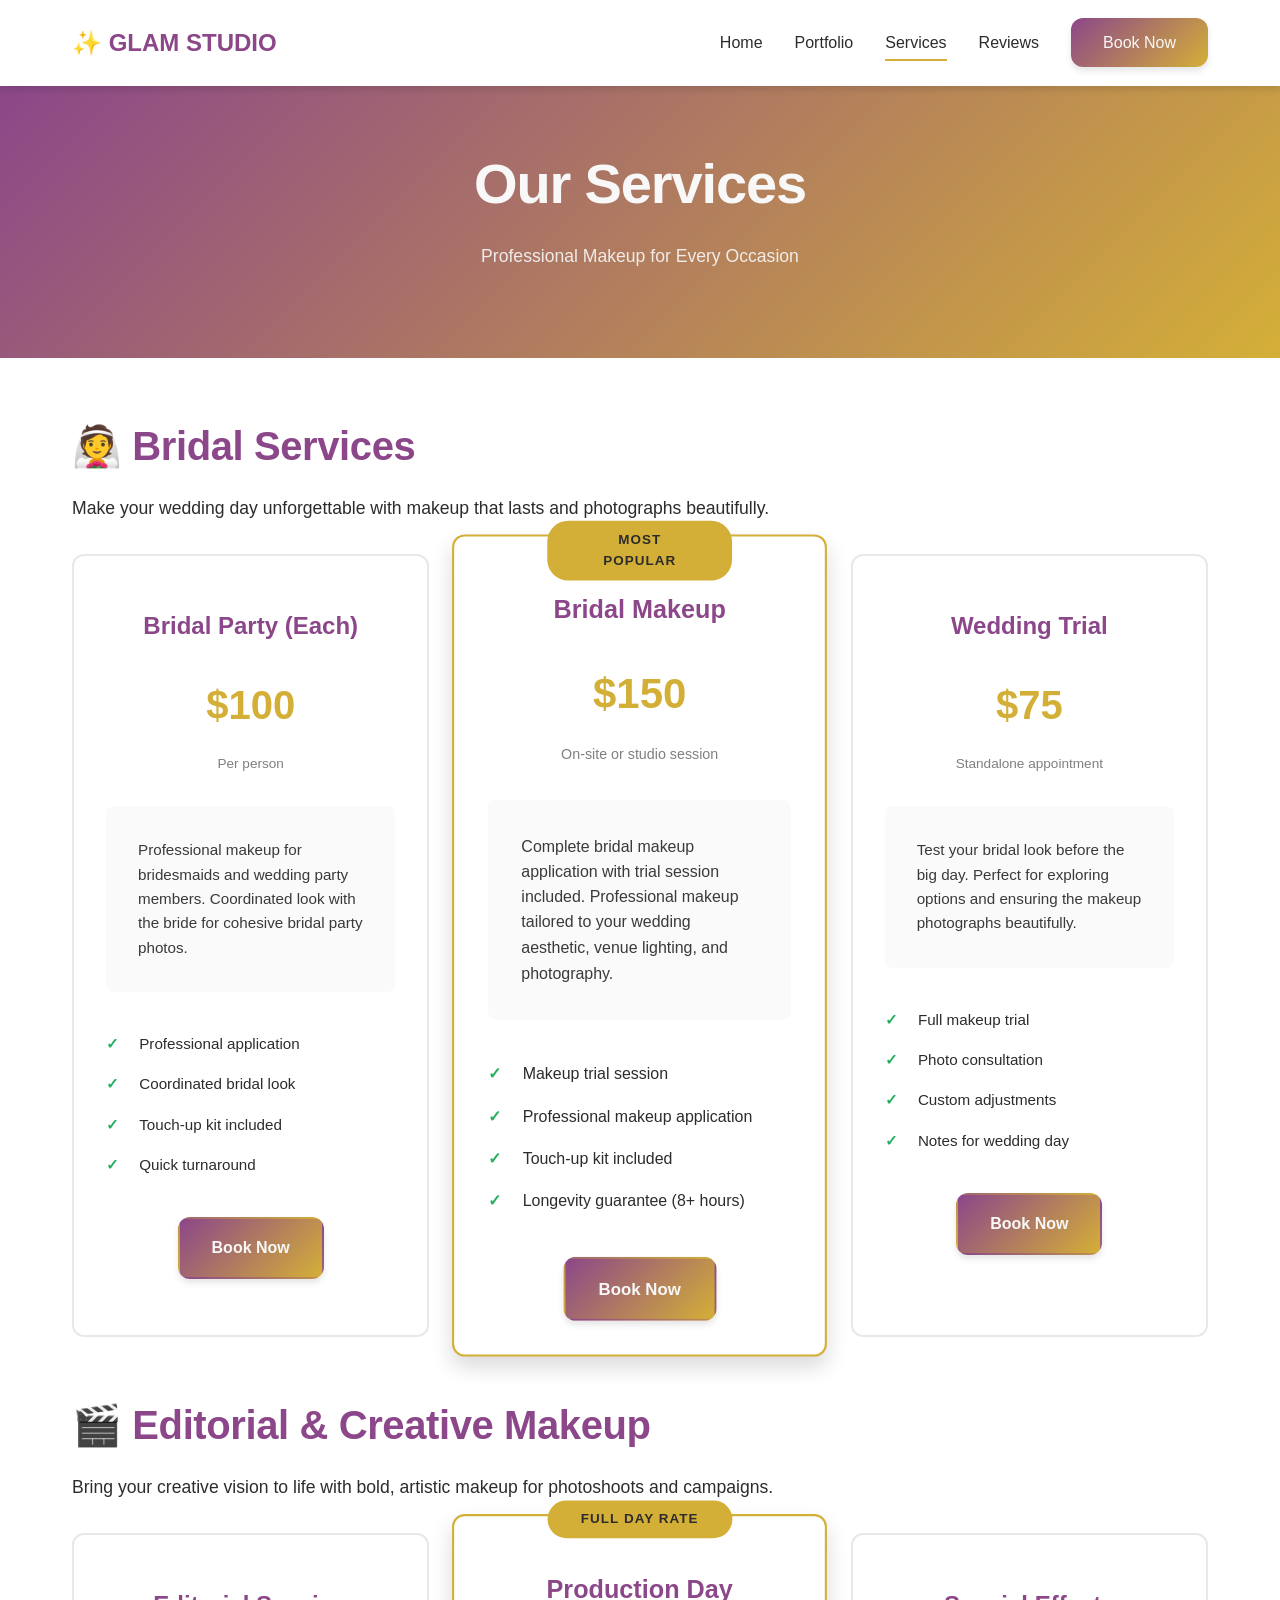
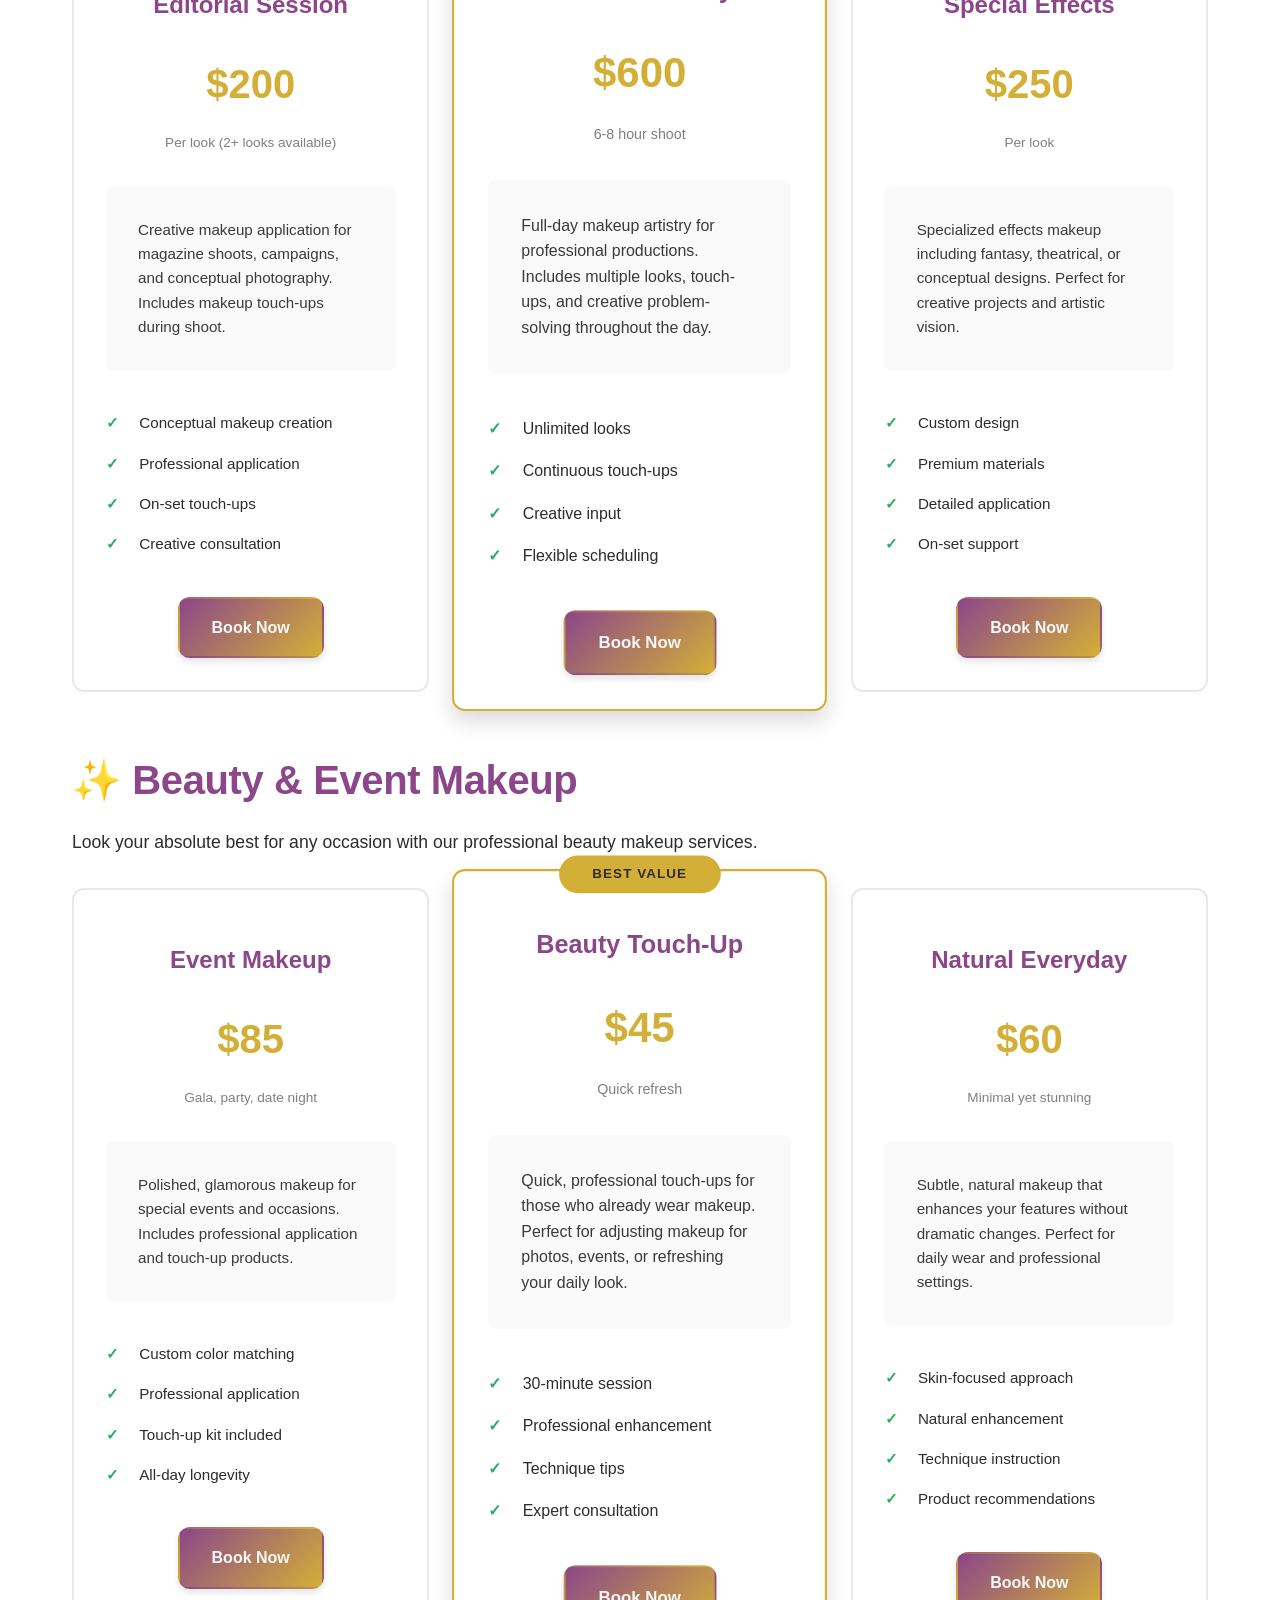
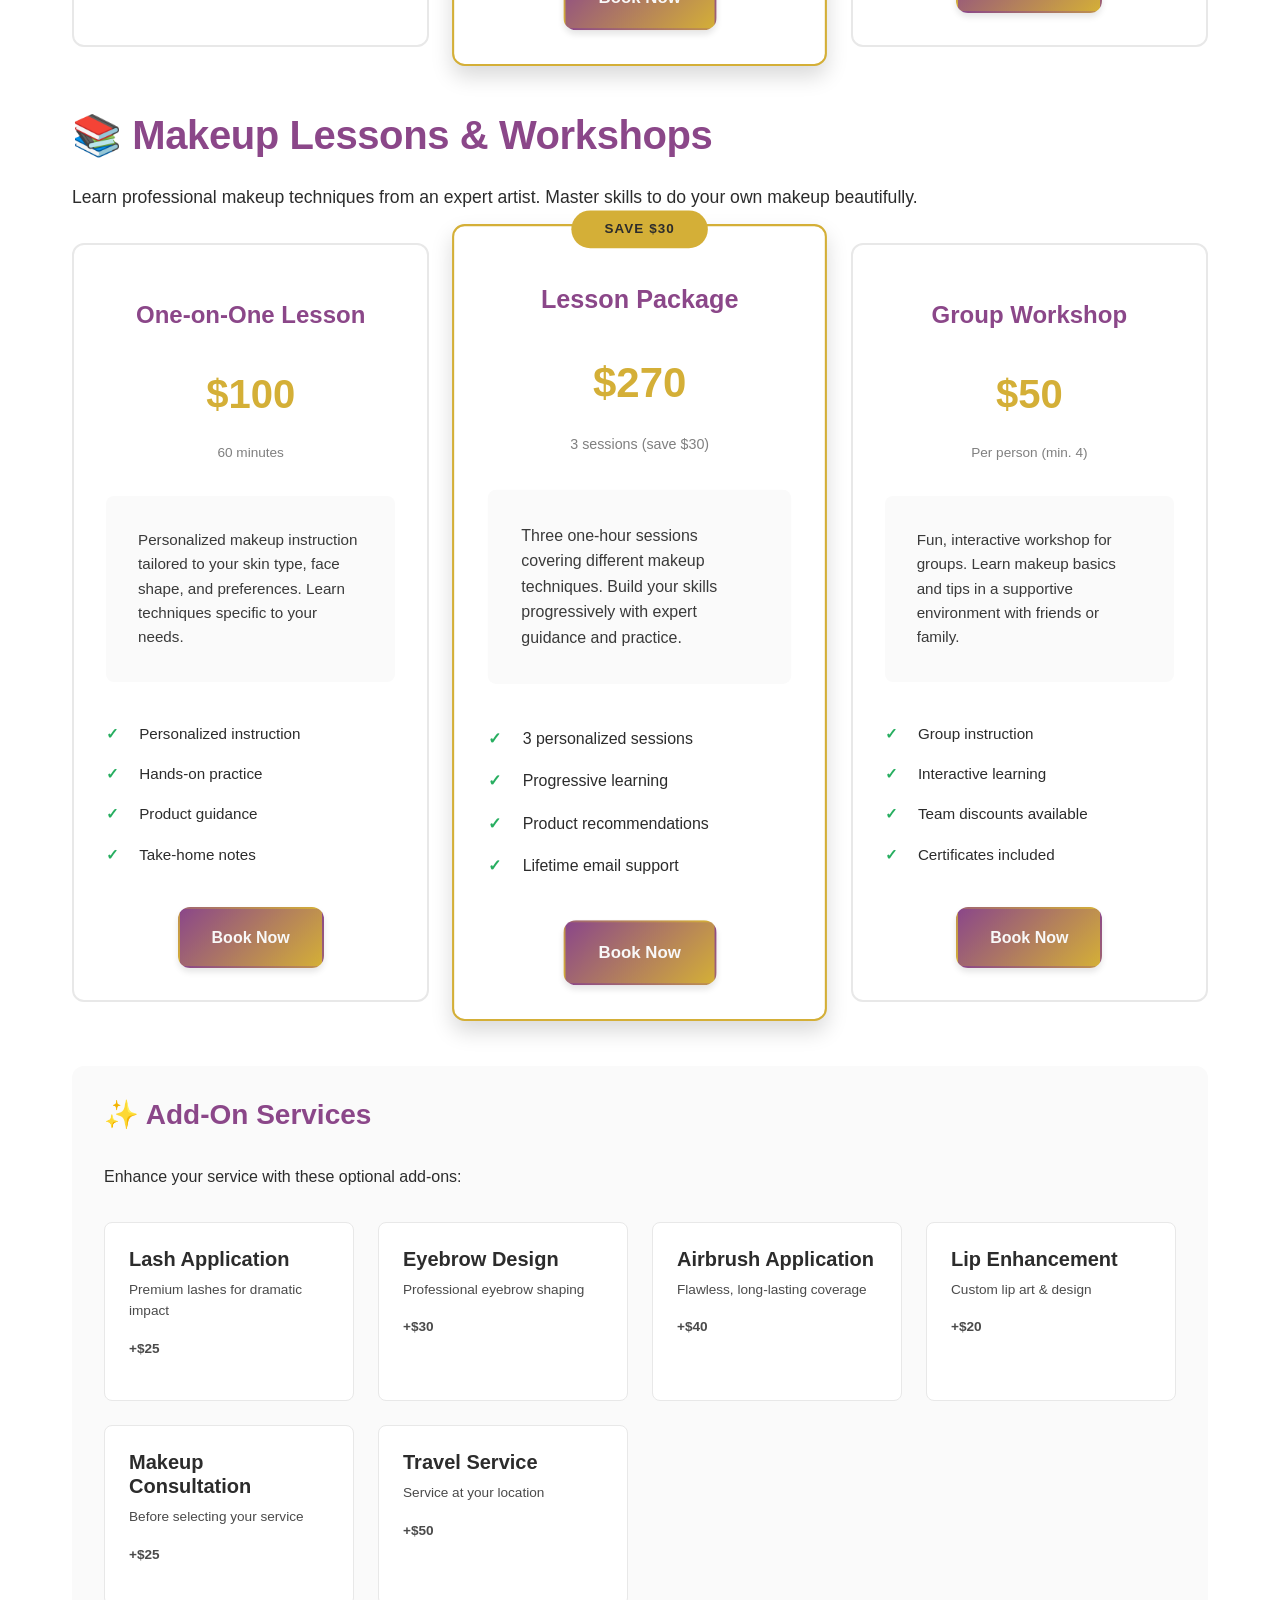
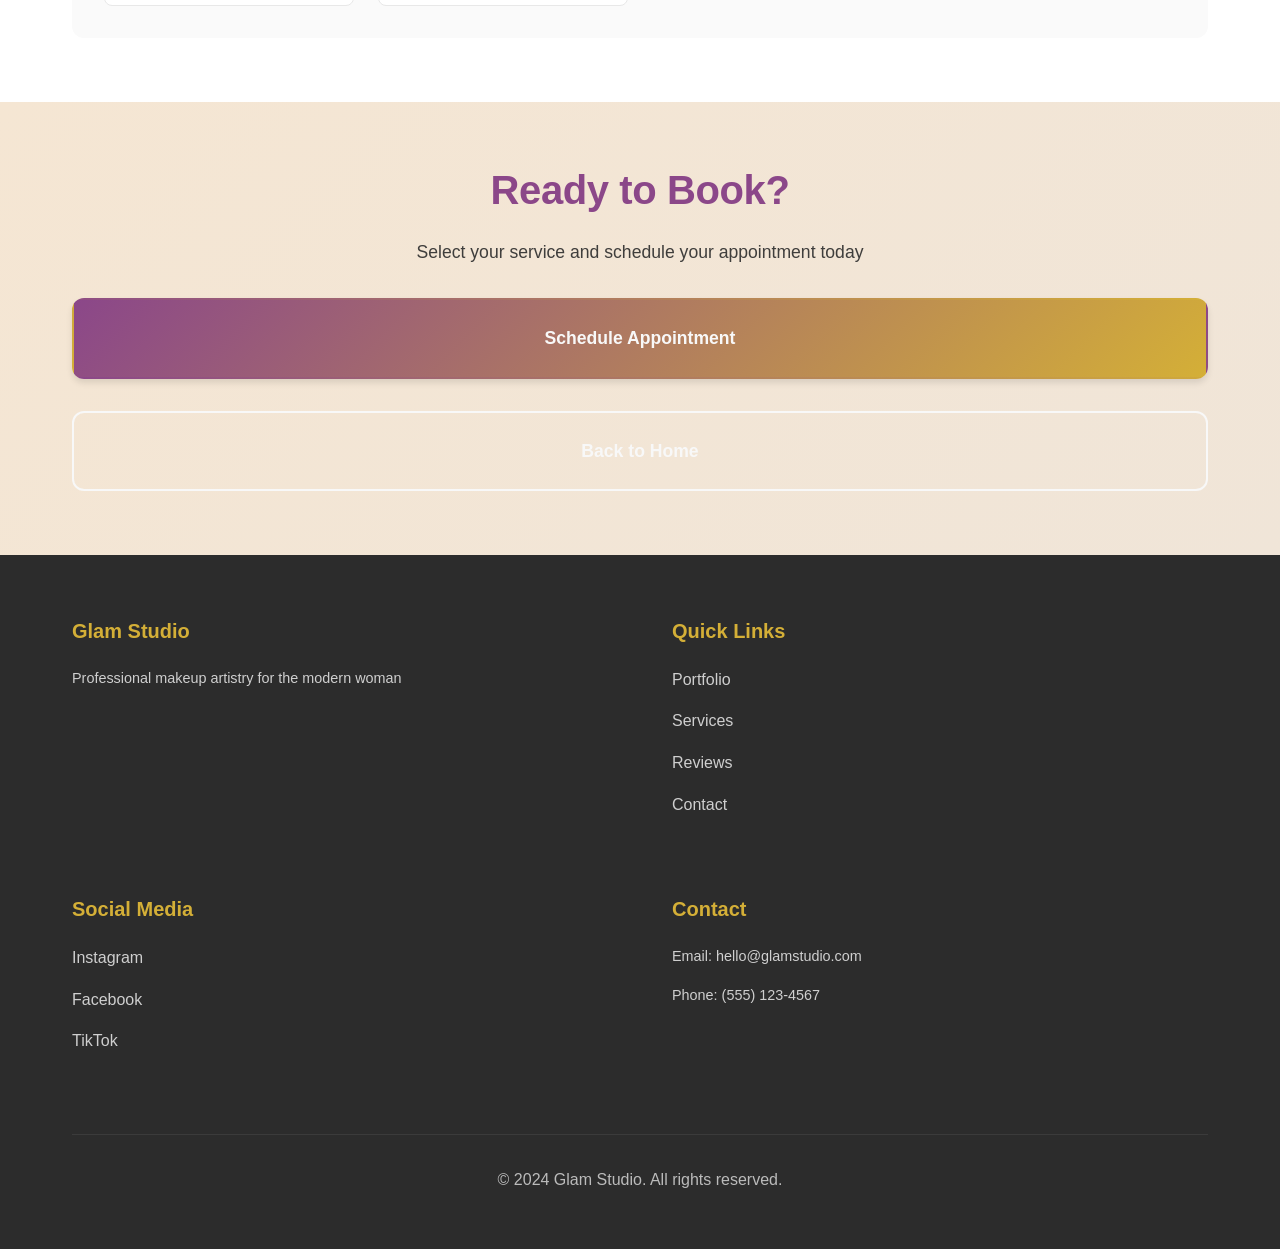
<file: services.html>
<!DOCTYPE html>
<html lang="en">
<head>
    <meta charset="UTF-8">
    <meta name="viewport" content="width=device-width, initial-scale=1.0">
    <title>Services - Glam Studio</title>
    <meta name="description" content="Explore our professional makeup services with pricing and booking options.">
    <link rel="stylesheet" href="css/style.css">
    <!-- <link rel="stylesheet" href="../css/style.css"> -->
    <style>
        .pricing-grid {
            display: grid;
            grid-template-columns: repeat(auto-fit, minmax(350px, 1fr));
            gap: var(--spacing-lg);
            margin-bottom: var(--spacing-2xl);
        }

        .pricing-card {
            background: #FFFFFF;
            border: 2px solid var(--border);
            border-radius: var(--radius-lg);
            padding: var(--spacing-lg);
            text-align: center;
            transition: all var(--transition-base);
            position: relative;
        }

        .pricing-card.featured {
            border-color: var(--secondary);
            box-shadow: var(--shadow-lg);
            transform: scale(1.05);
        }

        .pricing-card.featured .badge {
            position: absolute;
            top: -15px;
            left: 50%;
            transform: translateX(-50%);
            background: var(--secondary);
            color: #2C2C2C;
            padding: var(--spacing-xs) var(--spacing-lg);
            border-radius: 20px;
            font-size: 0.8rem;
            font-weight: 700;
            letter-spacing: 1px;
        }

        .pricing-card:hover {
            box-shadow: var(--shadow-lg);
        }

        .service-name {
            font-size: 1.5rem;
            color: var(--primary);
            margin-bottom: var(--spacing-md);
            margin-top: var(--spacing-md);
        }

        .price {
            font-size: 2.5rem;
            color: var(--secondary);
            font-weight: 800;
            margin-bottom: var(--spacing-sm);
        }

        .price-note {
            font-size: 0.85rem;
            color: var(--text-dark);
            opacity: 0.6;
            margin-bottom: var(--spacing-lg);
        }

        .service-features {
            text-align: left;
            margin-bottom: var(--spacing-lg);
        }

        .service-features li {
            list-style: none;
            padding: var(--spacing-xs) 0;
            font-size: 0.95rem;
            color: var(--text-dark);
        }

        .service-features li:before {
            content: "✓ ";
            color: var(--success);
            font-weight: bold;
            margin-right: var(--spacing-sm);
        }

        .service-description {
            background: #FAFAFA;
            padding: var(--spacing-lg);
            border-radius: var(--radius-md);
            margin-bottom: var(--spacing-lg);
            text-align: left;
            font-size: 0.95rem;
            line-height: 1.6;
            color: #3a3a3a;
        }

        .package-section {
            margin-bottom: var(--spacing-2xl);
        }

        .package-section h3 {
            color: var(--primary);
            margin-bottom: var(--spacing-lg);
        }

        .add-ons {
            background: #FAFAFA;
            padding: var(--spacing-lg);
            border-radius: var(--radius-lg);
            margin-top: var(--spacing-2xl);
        }

        .add-ons h3 {
            color: var(--primary);
            margin-bottom: var(--spacing-lg);
        }

        .add-ons-grid {
            display: grid;
            grid-template-columns: repeat(auto-fit, minmax(200px, 1fr));
            gap: var(--spacing-md);
        }

        .add-on-item {
            background: #FFFFFF;
            padding: var(--spacing-md);
            border-radius: var(--radius-md);
            border: 1px solid var(--border);
        }

        .add-on-item h4 {
            color: var(--text-dark);
            margin-bottom: var(--spacing-xs);
        }

        .add-on-item p {
            font-size: 0.85rem;
            color: #4a4a4a;
            margin-bottom: var(--spacing-sm);
        }

        .add-on-price {
            color: var(--secondary);
            font-weight: 700;
        }
    </style>
</head>
<body>
    <!-- Navigation Bar -->
    <nav class="navbar">
        <div class="container">
            <div class="nav-wrapper">
                <a href="index.html" class="logo">✨ GLAM STUDIO</a>
                <button class="hamburger" id="hamburger" aria-label="Toggle menu">
                    <span></span>
                    <span></span>
                    <span></span>
                </button>
                <ul class="nav-menu" id="navMenu">
                    <li><a href="index.html" class="nav-link">Home</a></li>
                    <li><a href="portfolio.html" class="nav-link">Portfolio</a></li>
                    <li><a href="services.html" class="nav-link active">Services</a></li>
                    <li><a href="reviews.html" class="nav-link">Reviews</a></li>
                    <li><a href="contact.html" class="nav-link cta-button">Book Now</a></li>
                </ul>
            </div>
        </div>
    </nav>

    <!-- Header -->
    <section style="background: linear-gradient(135deg, var(--primary), var(--secondary)); color: var(--text-light); padding: var(--spacing-2xl) 0; text-align: center;">
        <div class="container">
            <h1>Our Services</h1>
            <p style="font-size: 1.1rem; opacity: 0.9;">Professional Makeup for Every Occasion</p>
        </div>
    </section>

    <!-- Services Main -->
    <section class="services-preview">
        <div class="container">
            <!-- Bridal Services -->
            <div class="package-section" id="bridal">
                <h2 style="color: var(--primary);">👰 Bridal Services</h2>
                <p style="font-size: 1.1rem; margin-bottom: var(--spacing-lg);">Make your wedding day unforgettable with makeup that lasts and photographs beautifully.</p>
                
                <div class="pricing-grid">
                    
                    <div class="pricing-card">
                        <h3 class="service-name">Bridal Party (Each)</h3>
                        <div class="price">$100</div>
                        <p class="price-note">Per person</p>
                        <div class="service-description">
                            Professional makeup for bridesmaids and wedding party members. Coordinated look with the bride for cohesive bridal party photos.
                        </div>
                        <ul class="service-features">
                            <li>Professional application</li>
                            <li>Coordinated bridal look</li>
                            <li>Touch-up kit included</li>
                            <li>Quick turnaround</li>
                        </ul>
                        <a href="contact.html" class="btn btn-primary">Book Now</a>
                    </div>

                    <div class="pricing-card featured">
                        <div class="badge">MOST POPULAR</div>
                        <h3 class="service-name">Bridal Makeup</h3>
                        <div class="price">$150</div>
                        <p class="price-note">On-site or studio session</p>
                        <div class="service-description">
                            Complete bridal makeup application with trial session included. Professional makeup tailored to your wedding aesthetic, venue lighting, and photography.
                        </div>
                        <ul class="service-features">
                            <li>Makeup trial session</li>
                            <li>Professional makeup application</li>
                            <li>Touch-up kit included</li>
                            <li>Longevity guarantee (8+ hours)</li>
                        </ul>
                        <a href="contact.html" class="btn btn-primary">Book Now</a>
                    </div>

                    <div class="pricing-card">
                        <h3 class="service-name">Wedding Trial</h3>
                        <div class="price">$75</div>
                        <p class="price-note">Standalone appointment</p>
                        <div class="service-description">
                            Test your bridal look before the big day. Perfect for exploring options and ensuring the makeup photographs beautifully.
                        </div>
                        <ul class="service-features">
                            <li>Full makeup trial</li>
                            <li>Photo consultation</li>
                            <li>Custom adjustments</li>
                            <li>Notes for wedding day</li>
                        </ul>
                        <a href="contact.html" class="btn btn-primary">Book Now</a>
                    </div>
                </div>
            </div>

            <!-- Editorial Services -->
            <div class="package-section" id="editorial">
                <h2 style="color: var(--primary);">🎬 Editorial & Creative Makeup</h2>
                <p style="font-size: 1.1rem; margin-bottom: var(--spacing-lg);">Bring your creative vision to life with bold, artistic makeup for photoshoots and campaigns.</p>
                
                <div class="pricing-grid">
                    <div class="pricing-card">
                        <h3 class="service-name">Editorial Session</h3>
                        <div class="price">$200</div>
                        <p class="price-note">Per look (2+ looks available)</p>
                        <div class="service-description">
                            Creative makeup application for magazine shoots, campaigns, and conceptual photography. Includes makeup touch-ups during shoot.
                        </div>
                        <ul class="service-features">
                            <li>Conceptual makeup creation</li>
                            <li>Professional application</li>
                            <li>On-set touch-ups</li>
                            <li>Creative consultation</li>
                        </ul>
                        <a href="contact.html" class="btn btn-primary">Book Now</a>
                    </div>

                    <div class="pricing-card featured">
                        <div class="badge">FULL DAY RATE</div>
                        <h3 class="service-name">Production Day</h3>
                        <div class="price">$600</div>
                        <p class="price-note">6-8 hour shoot</p>
                        <div class="service-description">
                            Full-day makeup artistry for professional productions. Includes multiple looks, touch-ups, and creative problem-solving throughout the day.
                        </div>
                        <ul class="service-features">
                            <li>Unlimited looks</li>
                            <li>Continuous touch-ups</li>
                            <li>Creative input</li>
                            <li>Flexible scheduling</li>
                        </ul>
                        <a href="contact.html" class="btn btn-primary">Book Now</a>
                    </div>

                    <div class="pricing-card">
                        <h3 class="service-name">Special Effects</h3>
                        <div class="price">$250</div>
                        <p class="price-note">Per look</p>
                        <div class="service-description">
                            Specialized effects makeup including fantasy, theatrical, or conceptual designs. Perfect for creative projects and artistic vision.
                        </div>
                        <ul class="service-features">
                            <li>Custom design</li>
                            <li>Premium materials</li>
                            <li>Detailed application</li>
                            <li>On-set support</li>
                        </ul>
                        <a href="contact.html" class="btn btn-primary">Book Now</a>
                    </div>
                </div>
            </div>

            <!-- Beauty Makeup Services -->
            <div class="package-section" id="beauty">
                <h2 style="color: var(--primary);">✨ Beauty & Event Makeup</h2>
                <p style="font-size: 1.1rem; margin-bottom: var(--spacing-lg);">Look your absolute best for any occasion with our professional beauty makeup services.</p>
                
                <div class="pricing-grid">
                    <div class="pricing-card">
                        <h3 class="service-name">Event Makeup</h3>
                        <div class="price">$85</div>
                        <p class="price-note">Gala, party, date night</p>
                        <div class="service-description">
                            Polished, glamorous makeup for special events and occasions. Includes professional application and touch-up products.
                        </div>
                        <ul class="service-features">
                            <li>Custom color matching</li>
                            <li>Professional application</li>
                            <li>Touch-up kit included</li>
                            <li>All-day longevity</li>
                        </ul>
                        <a href="contact.html" class="btn btn-primary">Book Now</a>
                    </div>

                    <div class="pricing-card featured">
                        <div class="badge">BEST VALUE</div>
                        <h3 class="service-name">Beauty Touch-Up</h3>
                        <div class="price">$45</div>
                        <p class="price-note">Quick refresh</p>
                        <div class="service-description">
                            Quick, professional touch-ups for those who already wear makeup. Perfect for adjusting makeup for photos, events, or refreshing your daily look.
                        </div>
                        <ul class="service-features">
                            <li>30-minute session</li>
                            <li>Professional enhancement</li>
                            <li>Technique tips</li>
                            <li>Expert consultation</li>
                        </ul>
                        <a href="contact.html" class="btn btn-primary">Book Now</a>
                    </div>

                    <div class="pricing-card">
                        <h3 class="service-name">Natural Everyday</h3>
                        <div class="price">$60</div>
                        <p class="price-note">Minimal yet stunning</p>
                        <div class="service-description">
                            Subtle, natural makeup that enhances your features without dramatic changes. Perfect for daily wear and professional settings.
                        </div>
                        <ul class="service-features">
                            <li>Skin-focused approach</li>
                            <li>Natural enhancement</li>
                            <li>Technique instruction</li>
                            <li>Product recommendations</li>
                        </ul>
                        <a href="contact.html" class="btn btn-primary">Book Now</a>
                    </div>
                </div>
            </div>

            <!-- Makeup Lessons -->
            <div class="package-section" id="lessons">
                <h2 style="color: var(--primary);">📚 Makeup Lessons & Workshops</h2>
                <p style="font-size: 1.1rem; margin-bottom: var(--spacing-lg);">Learn professional makeup techniques from an expert artist. Master skills to do your own makeup beautifully.</p>
                
                <div class="pricing-grid">
                    <div class="pricing-card">
                        <h3 class="service-name">One-on-One Lesson</h3>
                        <div class="price">$100</div>
                        <p class="price-note">60 minutes</p>
                        <div class="service-description">
                            Personalized makeup instruction tailored to your skin type, face shape, and preferences. Learn techniques specific to your needs.
                        </div>
                        <ul class="service-features">
                            <li>Personalized instruction</li>
                            <li>Hands-on practice</li>
                            <li>Product guidance</li>
                            <li>Take-home notes</li>
                        </ul>
                        <a href="contact.html" class="btn btn-primary">Book Now</a>
                    </div>

                    <div class="pricing-card featured">
                        <div class="badge">SAVE $30</div>
                        <h3 class="service-name">Lesson Package</h3>
                        <div class="price">$270</div>
                        <p class="price-note">3 sessions (save $30)</p>
                        <div class="service-description">
                            Three one-hour sessions covering different makeup techniques. Build your skills progressively with expert guidance and practice.
                        </div>
                        <ul class="service-features">
                            <li>3 personalized sessions</li>
                            <li>Progressive learning</li>
                            <li>Product recommendations</li>
                            <li>Lifetime email support</li>
                        </ul>
                        <a href="contact.html" class="btn btn-primary">Book Now</a>
                    </div>

                    <div class="pricing-card">
                        <h3 class="service-name">Group Workshop</h3>
                        <div class="price">$50</div>
                        <p class="price-note">Per person (min. 4)</p>
                        <div class="service-description">
                            Fun, interactive workshop for groups. Learn makeup basics and tips in a supportive environment with friends or family.
                        </div>
                        <ul class="service-features">
                            <li>Group instruction</li>
                            <li>Interactive learning</li>
                            <li>Team discounts available</li>
                            <li>Certificates included</li>
                        </ul>
                        <a href="contact.html" class="btn btn-primary">Book Now</a>
                    </div>
                </div>
            </div>

            <!-- Add-Ons -->
            <div class="add-ons">
                <h3>✨ Add-On Services</h3>
                <p style="margin-bottom: var(--spacing-lg);">Enhance your service with these optional add-ons:</p>
                <div class="add-ons-grid">
                    <div class="add-on-item">
                        <h4>Lash Application</h4>
                        <p>Premium lashes for dramatic impact</p>
                        <p class="add-on-price">+$25</p>
                    </div>
                    <div class="add-on-item">
                        <h4>Eyebrow Design</h4>
                        <p>Professional eyebrow shaping</p>
                        <p class="add-on-price">+$30</p>
                    </div>
                    <div class="add-on-item">
                        <h4>Airbrush Application</h4>
                        <p>Flawless, long-lasting coverage</p>
                        <p class="add-on-price">+$40</p>
                    </div>
                    <div class="add-on-item">
                        <h4>Lip Enhancement</h4>
                        <p>Custom lip art & design</p>
                        <p class="add-on-price">+$20</p>
                    </div>
                    <div class="add-on-item">
                        <h4>Makeup Consultation</h4>
                        <p>Before selecting your service</p>
                        <p class="add-on-price">+$25</p>
                    </div>
                    <div class="add-on-item">
                        <h4>Travel Service</h4>
                        <p>Service at your location</p>
                        <p class="add-on-price">+$50</p>
                    </div>
                </div>
            </div>
        </div>
    </section>

    <!-- CTA Section -->
    <section class="cta-section">
        <div class="container">
            <h2>Ready to Book?</h2>
            <p>Select your service and schedule your appointment today</p>
            <div class="cta-buttons">
                <a href="contact.html" class="btn btn-primary btn-lg">Schedule Appointment</a>
                <a href="index.html" class="btn btn-outline btn-lg">Back to Home</a>
            </div>
        </div>
    </section>

    <!-- Footer -->
    <footer class="footer">
        <div class="container">
            <div class="footer-grid">
                <div class="footer-section">
                    <h4>Glam Studio</h4>
                    <p>Professional makeup artistry for the modern woman</p>
                </div>
                <div class="footer-section">
                    <h4>Quick Links</h4>
                    <ul>
                        <li><a href="portfolio.html">Portfolio</a></li>
                        <li><a href="services.html">Services</a></li>
                        <li><a href="reviews.html">Reviews</a></li>
                        <li><a href="contact.html">Contact</a></li>
                    </ul>
                </div>
                <div class="footer-section">
                    <h4>Social Media</h4>
                    <ul>
                        <li><a href="#">Instagram</a></li>
                        <li><a href="#">Facebook</a></li>
                        <li><a href="#">TikTok</a></li>
                    </ul>
                </div>
                <div class="footer-section">
                    <h4>Contact</h4>
                    <p>Email: hello@glamstudio.com</p>
                    <p>Phone: (555) 123-4567</p>
                </div>
            </div>
            <div class="footer-bottom">
                <p>&copy; 2024 Glam Studio. All rights reserved.</p>
            </div>
        </div>
    </footer>

    <script src="js/script.js"></script>
</body>
</html>
</file>
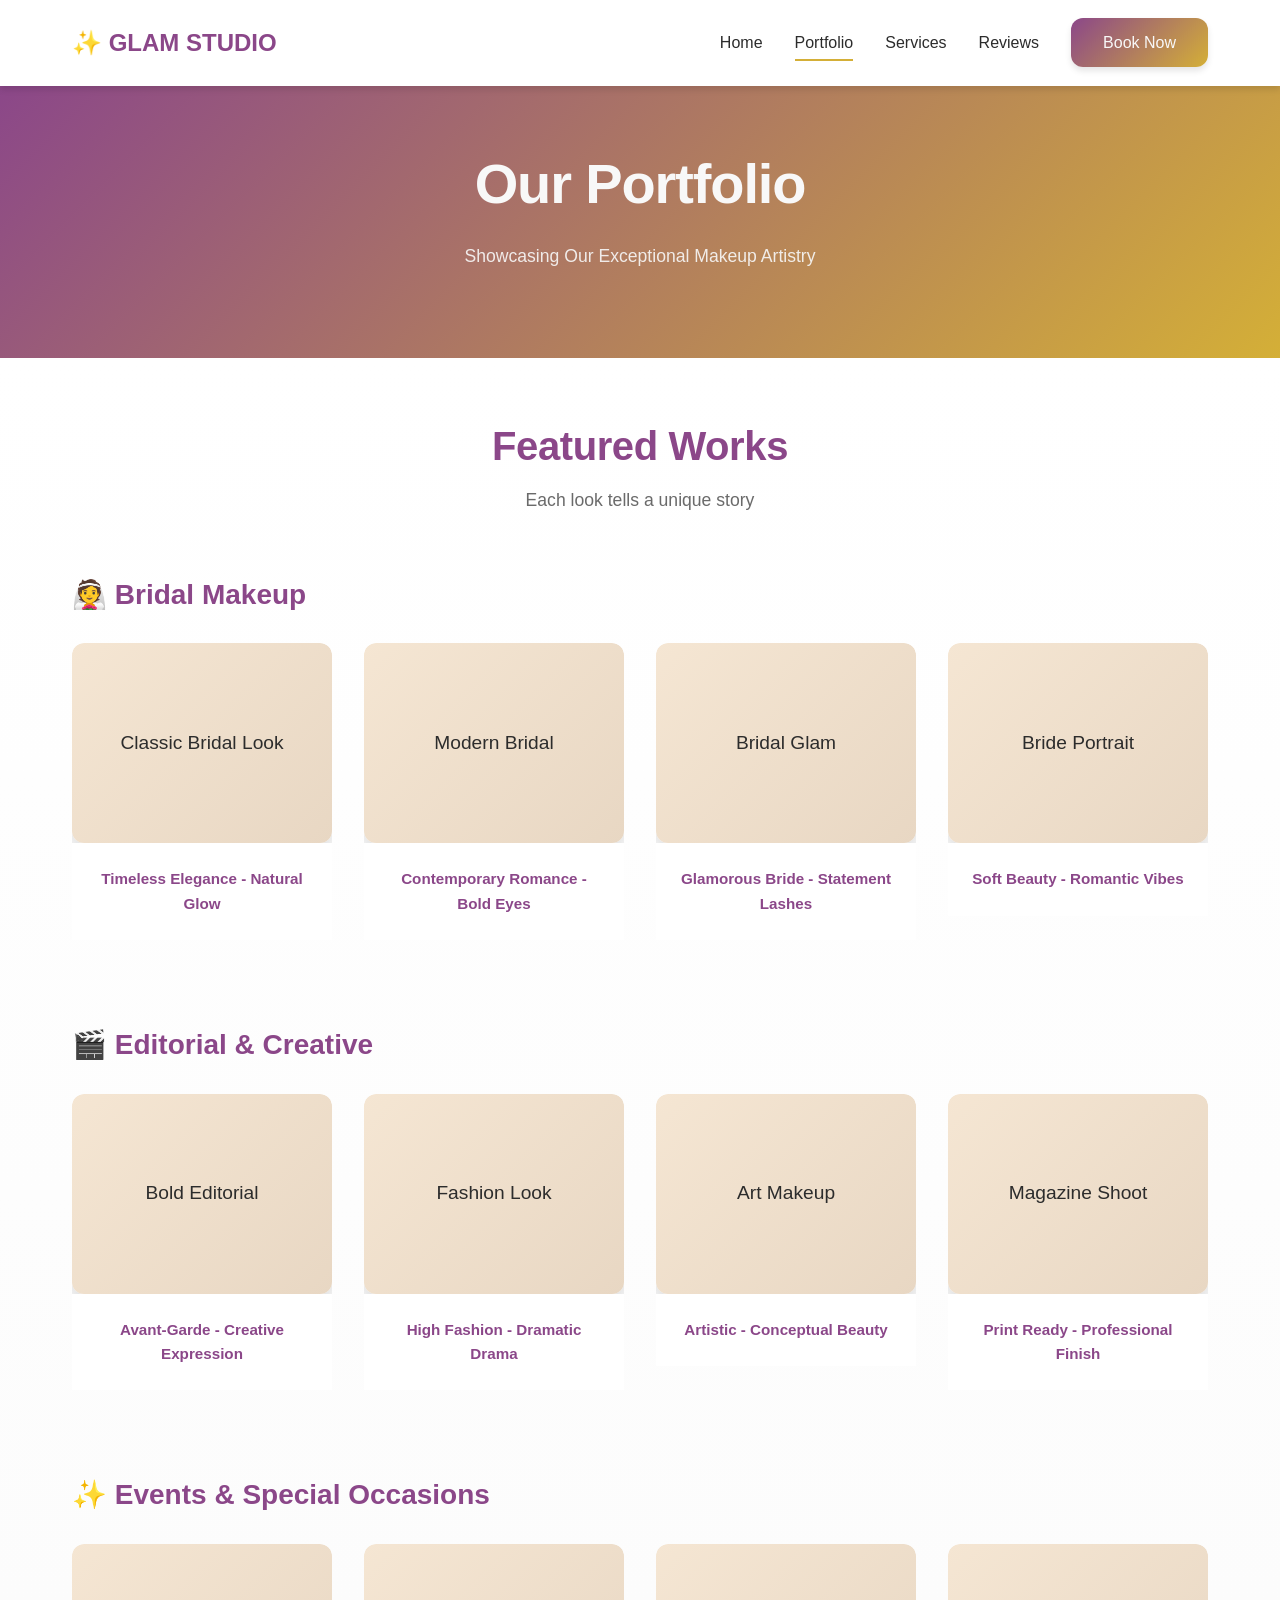
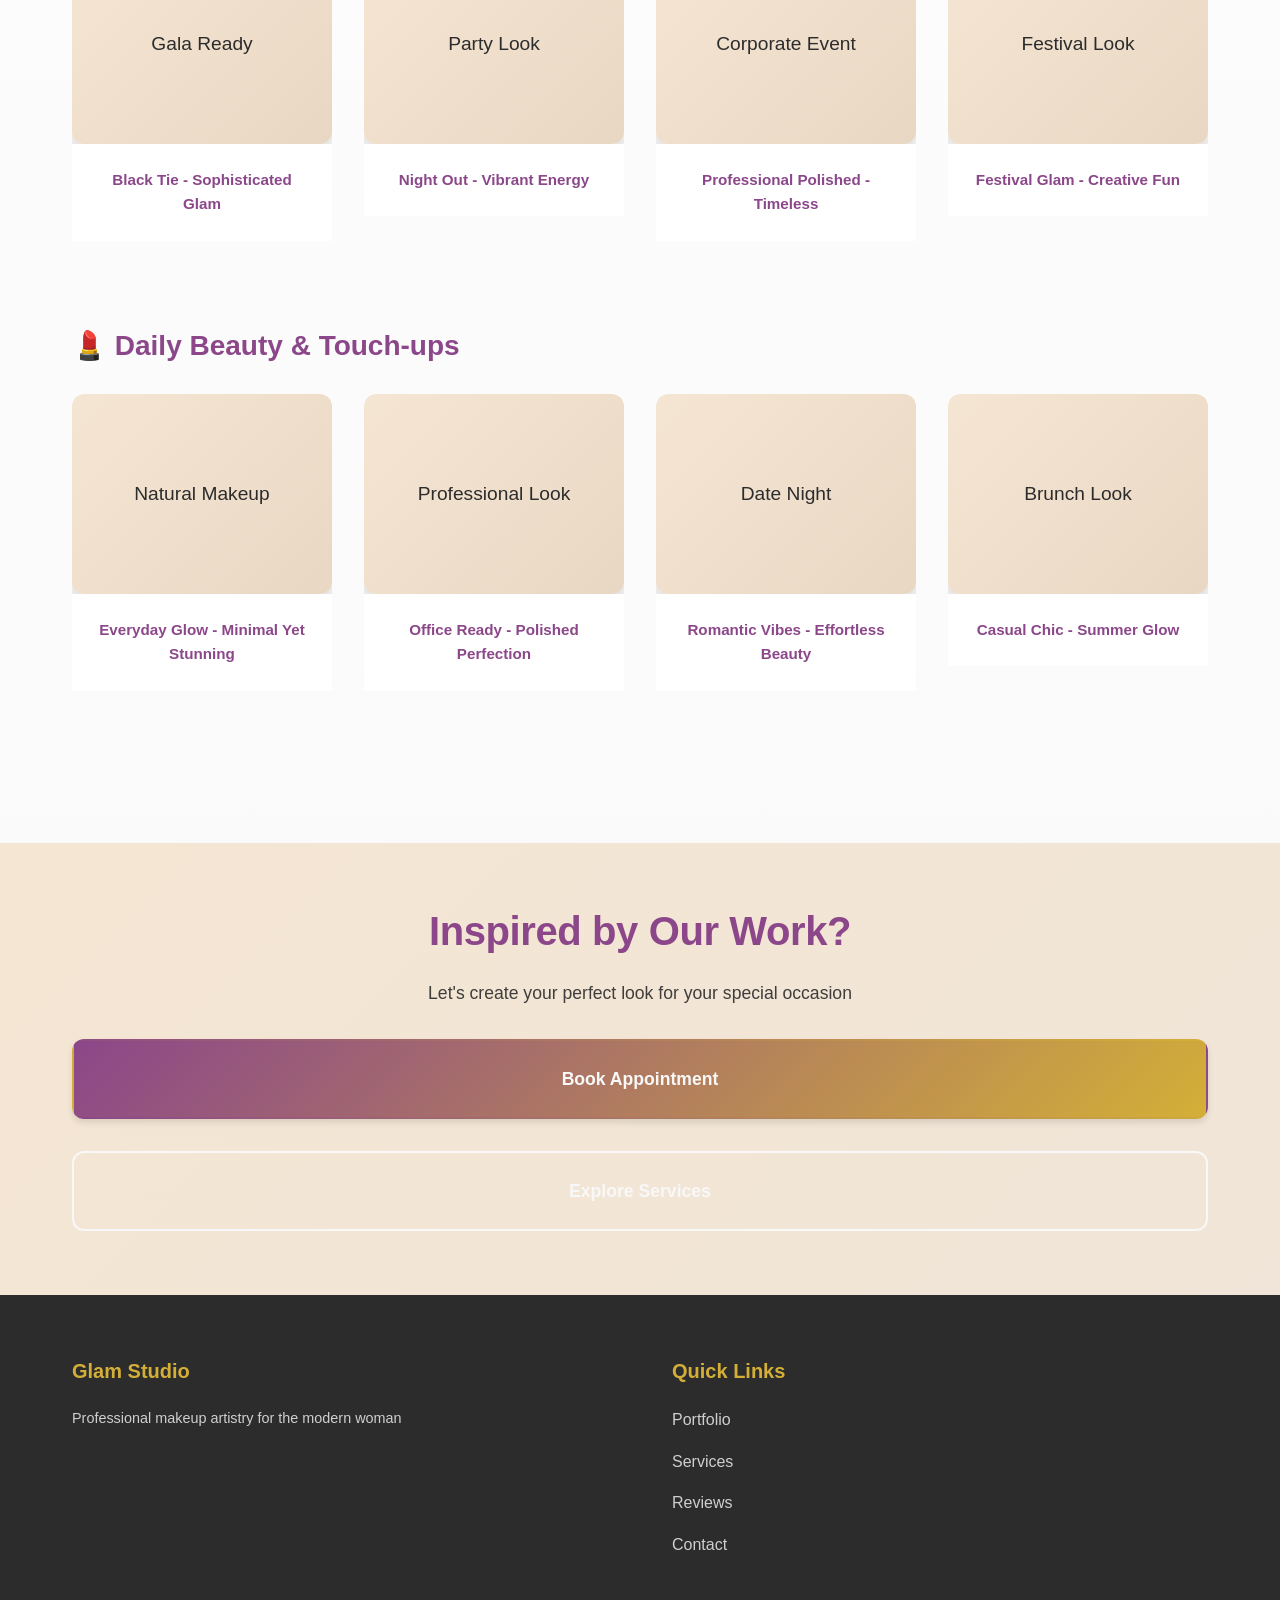
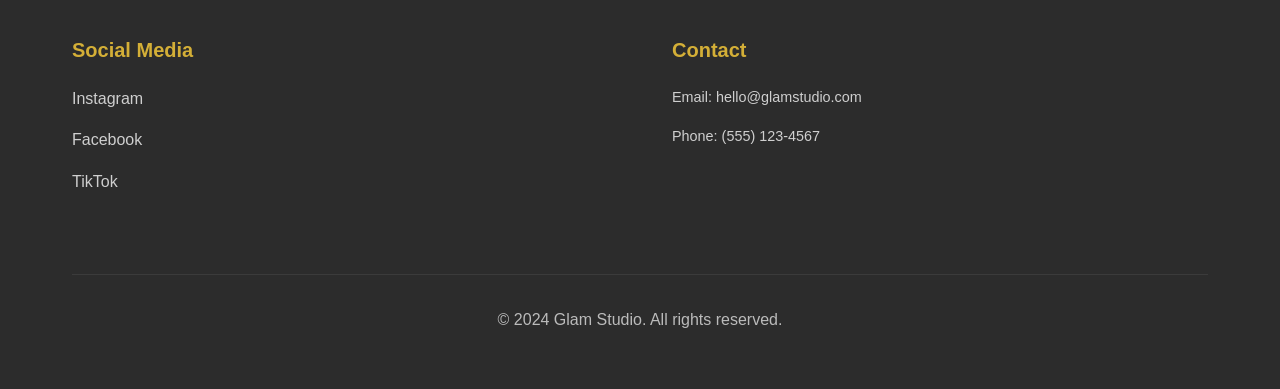
<file: pages/portfolio.html>
<!DOCTYPE html>
<html lang="en">
<head>
    <meta charset="UTF-8">
    <meta name="viewport" content="width=device-width, initial-scale=1.0">
    <title>Portfolio - Glam Studio</title>
    <meta name="description" content="View our portfolio of professional makeup transformations and creative looks.">
    <link rel="stylesheet" href="../css/style.css">
</head>
<body>
    <!-- Navigation Bar -->
    <nav class="navbar">
        <div class="container">
            <div class="nav-wrapper">
                <a href="index.html" class="logo">✨ GLAM STUDIO</a>
                <button class="hamburger" id="hamburger" aria-label="Toggle menu">
                    <span></span>
                    <span></span>
                    <span></span>
                </button>
                <ul class="nav-menu" id="navMenu">
                    <li><a href="index.html" class="nav-link">Home</a></li>
                    <li><a href="portfolio.html" class="nav-link active">Portfolio</a></li>
                    <li><a href="services.html" class="nav-link">Services</a></li>
                    <li><a href="reviews.html" class="nav-link">Reviews</a></li>
                    <li><a href="contact.html" class="nav-link cta-button">Book Now</a></li>
                </ul>
            </div>
        </div>
    </nav>

    <!-- Header -->
    <section style="background: linear-gradient(135deg, var(--primary), var(--secondary)); color: var(--text-light); padding: var(--spacing-2xl) 0; text-align: center;">
        <div class="container">
            <h1>Our Portfolio</h1>
            <p style="font-size: 1.1rem; opacity: 0.9;">Showcasing Our Exceptional Makeup Artistry</p>
        </div>
    </section>

    <!-- Portfolio Gallery -->
    <section class="portfolio-preview">
        <div class="container">
            <div class="section-header">
                <h2>Featured Works</h2>
                <p class="section-subtitle">Each look tells a unique story</p>
            </div>

            <!-- Bridal Category -->
            <div style="margin-bottom: var(--spacing-2xl);">
                <h3 style="color: var(--primary); margin-bottom: var(--spacing-lg);">👰 Bridal Makeup</h3>
                <div class="portfolio-grid">
                    <div class="portfolio-item">
                        <div class="portfolio-image">
                            <div class="image-placeholder">
                                <span>Classic Bridal Look</span>
                            </div>
                        </div>
                        <p class="portfolio-title">Timeless Elegance - Natural Glow</p>
                    </div>
                    <div class="portfolio-item">
                        <div class="portfolio-image">
                            <div class="image-placeholder">
                                <span>Modern Bridal</span>
                            </div>
                        </div>
                        <p class="portfolio-title">Contemporary Romance - Bold Eyes</p>
                    </div>
                    <div class="portfolio-item">
                        <div class="portfolio-image">
                            <div class="image-placeholder">
                                <span>Bridal Glam</span>
                            </div>
                        </div>
                        <p class="portfolio-title">Glamorous Bride - Statement Lashes</p>
                    </div>
                    <div class="portfolio-item">
                        <div class="portfolio-image">
                            <div class="image-placeholder">
                                <span>Bride Portrait</span>
                            </div>
                        </div>
                        <p class="portfolio-title">Soft Beauty - Romantic Vibes</p>
                    </div>
                </div>
            </div>

            <!-- Editorial Category -->
            <div style="margin-bottom: var(--spacing-2xl);">
                <h3 style="color: var(--primary); margin-bottom: var(--spacing-lg);">🎬 Editorial & Creative</h3>
                <div class="portfolio-grid">
                    <div class="portfolio-item">
                        <div class="portfolio-image">
                            <div class="image-placeholder">
                                <span>Bold Editorial</span>
                            </div>
                        </div>
                        <p class="portfolio-title">Avant-Garde - Creative Expression</p>
                    </div>
                    <div class="portfolio-item">
                        <div class="portfolio-image">
                            <div class="image-placeholder">
                                <span>Fashion Look</span>
                            </div>
                        </div>
                        <p class="portfolio-title">High Fashion - Dramatic Drama</p>
                    </div>
                    <div class="portfolio-item">
                        <div class="portfolio-image">
                            <div class="image-placeholder">
                                <span>Art Makeup</span>
                            </div>
                        </div>
                        <p class="portfolio-title">Artistic - Conceptual Beauty</p>
                    </div>
                    <div class="portfolio-item">
                        <div class="portfolio-image">
                            <div class="image-placeholder">
                                <span>Magazine Shoot</span>
                            </div>
                        </div>
                        <p class="portfolio-title">Print Ready - Professional Finish</p>
                    </div>
                </div>
            </div>

            <!-- Event Category -->
            <div style="margin-bottom: var(--spacing-2xl);">
                <h3 style="color: var(--primary); margin-bottom: var(--spacing-lg);">✨ Events & Special Occasions</h3>
                <div class="portfolio-grid">
                    <div class="portfolio-item">
                        <div class="portfolio-image">
                            <div class="image-placeholder">
                                <span>Gala Ready</span>
                            </div>
                        </div>
                        <p class="portfolio-title">Black Tie - Sophisticated Glam</p>
                    </div>
                    <div class="portfolio-item">
                        <div class="portfolio-image">
                            <div class="image-placeholder">
                                <span>Party Look</span>
                            </div>
                        </div>
                        <p class="portfolio-title">Night Out - Vibrant Energy</p>
                    </div>
                    <div class="portfolio-item">
                        <div class="portfolio-image">
                            <div class="image-placeholder">
                                <span>Corporate Event</span>
                            </div>
                        </div>
                        <p class="portfolio-title">Professional Polished - Timeless</p>
                    </div>
                    <div class="portfolio-item">
                        <div class="portfolio-image">
                            <div class="image-placeholder">
                                <span>Festival Look</span>
                            </div>
                        </div>
                        <p class="portfolio-title">Festival Glam - Creative Fun</p>
                    </div>
                </div>
            </div>

            <!-- Beauty Category -->
            <div style="margin-bottom: var(--spacing-2xl);">
                <h3 style="color: var(--primary); margin-bottom: var(--spacing-lg);">💄 Daily Beauty & Touch-ups</h3>
                <div class="portfolio-grid">
                    <div class="portfolio-item">
                        <div class="portfolio-image">
                            <div class="image-placeholder">
                                <span>Natural Makeup</span>
                            </div>
                        </div>
                        <p class="portfolio-title">Everyday Glow - Minimal Yet Stunning</p>
                    </div>
                    <div class="portfolio-item">
                        <div class="portfolio-image">
                            <div class="image-placeholder">
                                <span>Professional Look</span>
                            </div>
                        </div>
                        <p class="portfolio-title">Office Ready - Polished Perfection</p>
                    </div>
                    <div class="portfolio-item">
                        <div class="portfolio-image">
                            <div class="image-placeholder">
                                <span>Date Night</span>
                            </div>
                        </div>
                        <p class="portfolio-title">Romantic Vibes - Effortless Beauty</p>
                    </div>
                    <div class="portfolio-item">
                        <div class="portfolio-image">
                            <div class="image-placeholder">
                                <span>Brunch Look</span>
                            </div>
                        </div>
                        <p class="portfolio-title">Casual Chic - Summer Glow</p>
                    </div>
                </div>
            </div>
        </div>
    </section>

    <!-- CTA Section -->
    <section class="cta-section">
        <div class="container">
            <h2>Inspired by Our Work?</h2>
            <p>Let's create your perfect look for your special occasion</p>
            <div class="cta-buttons">
                <a href="contact.html" class="btn btn-primary btn-lg">Book Appointment</a>
                <a href="services.html" class="btn btn-outline btn-lg">Explore Services</a>
            </div>
        </div>
    </section>

    <!-- Footer -->
    <footer class="footer">
        <div class="container">
            <div class="footer-grid">
                <div class="footer-section">
                    <h4>Glam Studio</h4>
                    <p>Professional makeup artistry for the modern woman</p>
                </div>
                <div class="footer-section">
                    <h4>Quick Links</h4>
                    <ul>
                        <li><a href="portfolio.html">Portfolio</a></li>
                        <li><a href="services.html">Services</a></li>
                        <li><a href="reviews.html">Reviews</a></li>
                        <li><a href="contact.html">Contact</a></li>
                    </ul>
                </div>
                <div class="footer-section">
                    <h4>Social Media</h4>
                    <ul>
                        <li><a href="#">Instagram</a></li>
                        <li><a href="#">Facebook</a></li>
                        <li><a href="#">TikTok</a></li>
                    </ul>
                </div>
                <div class="footer-section">
                    <h4>Contact</h4>
                    <p>Email: hello@glamstudio.com</p>
                    <p>Phone: (555) 123-4567</p>
                </div>
            </div>
            <div class="footer-bottom">
                <p>&copy; 2024 Glam Studio. All rights reserved.</p>
            </div>
        </div>
    </footer>

    <script src="../js/script.js"></script>
</body>
</html>
</file>
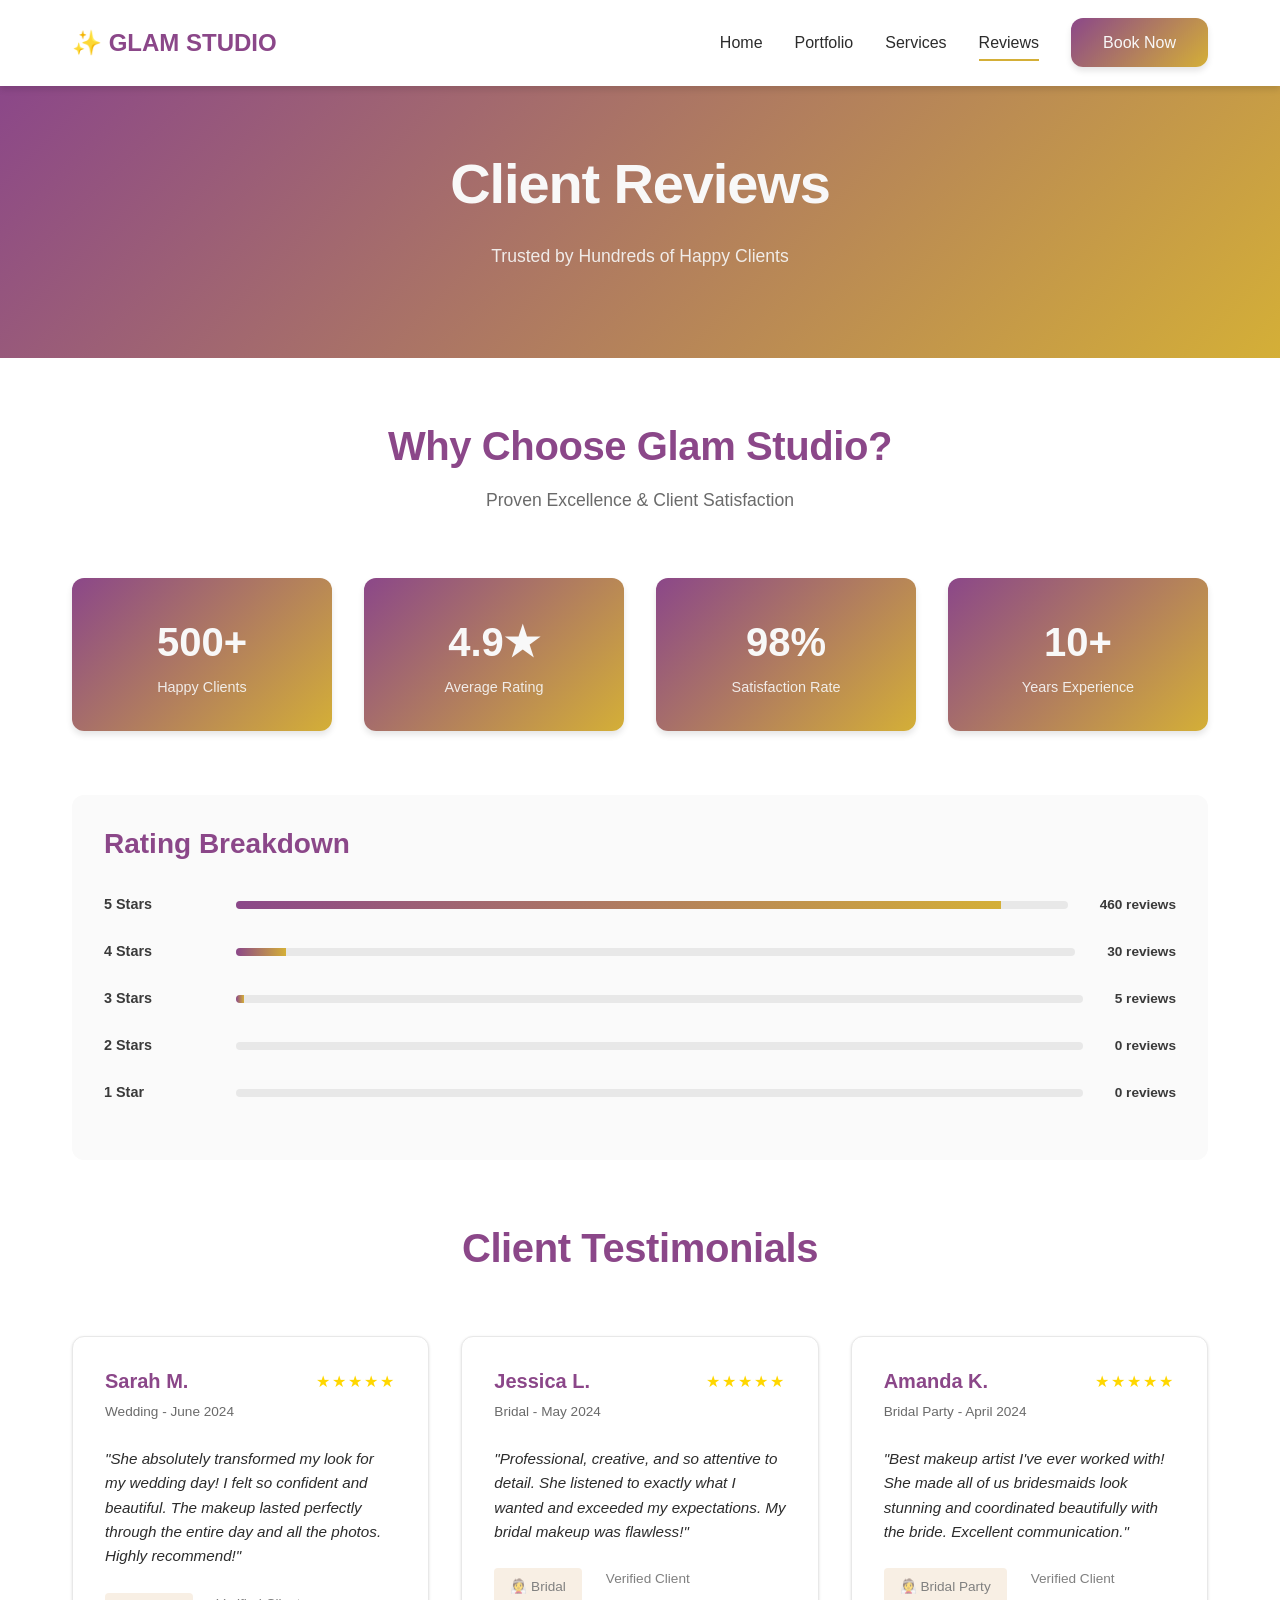
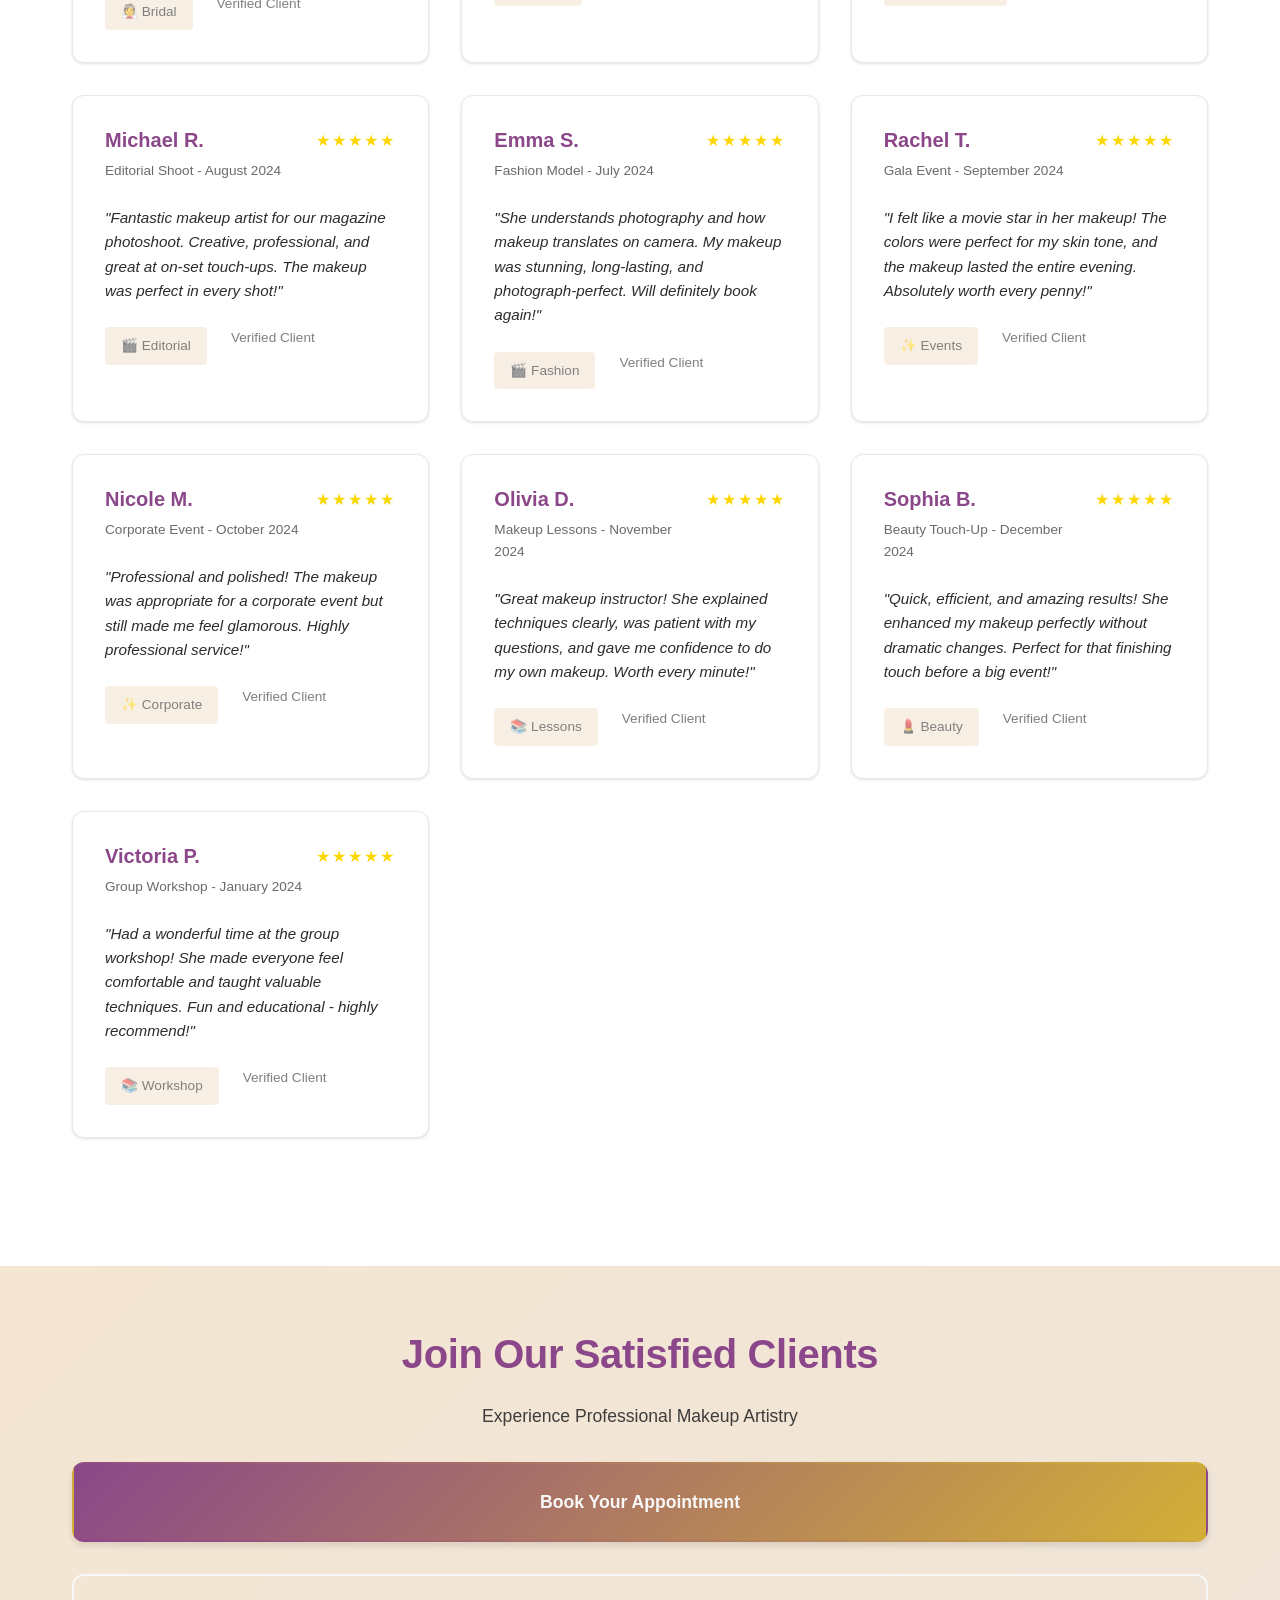
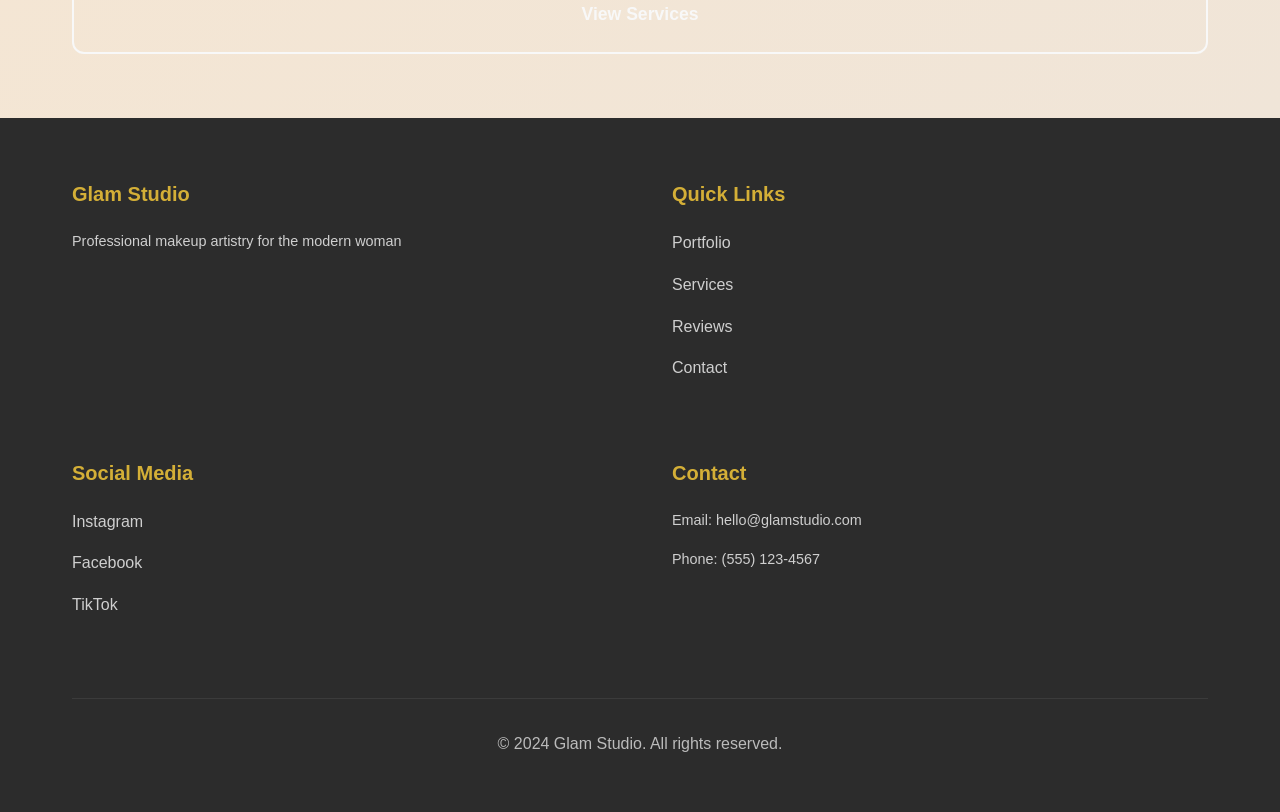
<file: pages/reviews.html>
<!DOCTYPE html>
<html lang="en">
<head>
    <meta charset="UTF-8">
    <meta name="viewport" content="width=device-width, initial-scale=1.0">
    <title>Reviews - Glam Studio</title>
    <meta name="description" content="Read reviews and testimonials from our satisfied clients.">
    <link rel="stylesheet" href="../css/style.css">
    <style>
        .reviews-grid {
            display: grid;
            grid-template-columns: repeat(auto-fit, minmax(320px, 1fr));
            gap: var(--spacing-lg);
        }

        .review-card {
            background: #FFFFFF;
            border: 1px solid var(--border);
            border-radius: var(--radius-lg);
            padding: var(--spacing-lg);
            box-shadow: var(--shadow-sm);
            transition: all var(--transition-base);
        }

        .review-card:hover {
            box-shadow: var(--shadow-md);
            transform: translateY(-4px);
        }

        .review-header {
            display: flex;
            justify-content: space-between;
            align-items: start;
            margin-bottom: var(--spacing-md);
        }

        .reviewer-info h4 {
            color: var(--primary);
            margin-bottom: var(--spacing-xs);
        }

        .reviewer-info p {
            font-size: 0.85rem;
            color: var(--text-dark);
            opacity: 0.7;
            margin: 0;
        }

        .stars {
            color: #FFD700;
            font-size: 1rem;
            letter-spacing: 2px;
        }

        .review-body {
            margin-bottom: var(--spacing-md);
        }

        .review-text {
            font-size: 0.95rem;
            line-height: 1.6;
            font-style: italic;
            color: var(--text-dark);
        }

        .review-meta {
            display: flex;
            gap: var(--spacing-md);
            flex-wrap: wrap;
            font-size: 0.85rem;
            color: var(--text-dark);
            opacity: 0.6;
        }

        .review-category {
            background: var(--accent);
            padding: var(--spacing-xs) var(--spacing-sm);
            border-radius: var(--radius-sm);
        }

        .stats-grid {
            display: grid;
            grid-template-columns: repeat(auto-fit, minmax(150px, 1fr));
            gap: var(--spacing-lg);
            margin-bottom: var(--spacing-2xl);
            text-align: center;
        }

        .stat-card {
            background: linear-gradient(135deg, var(--primary), var(--secondary));
            color: var(--text-light);
            padding: var(--spacing-lg);
            border-radius: var(--radius-lg);
            box-shadow: var(--shadow-md);
        }

        .stat-number {
            font-size: 2.5rem;
            font-weight: 800;
            display: block;
        }

        .stat-label {
            font-size: 0.9rem;
            opacity: 0.9;
        }

        .rating-bar {
            display: flex;
            align-items: center;
            gap: var(--spacing-lg);
            margin-bottom: var(--spacing-md);
        }

        .rating-label {
            width: 100px;
            font-size: 0.9rem;
            font-weight: 600;
            color: #3a3a3a;
        }

        .bar-container {
            flex: 1;
            height: 8px;
            background: var(--border);
            border-radius: 4px;
            overflow: hidden;
        }

        .bar-fill {
            height: 100%;
            background: linear-gradient(90deg, var(--primary), var(--secondary));
            transition: width 1s ease;
        }

        .rating-count {
            font-size: 0.85rem;
            color: #3a3a3a;
            min-width: 40px;
            text-align: right;
            font-weight: 600;
        }
    </style>
</head>
<body>
    <!-- Navigation Bar -->
    <nav class="navbar">
        <div class="container">
            <div class="nav-wrapper">
                <a href="index.html" class="logo">✨ GLAM STUDIO</a>
                <button class="hamburger" id="hamburger" aria-label="Toggle menu">
                    <span></span>
                    <span></span>
                    <span></span>
                </button>
                <ul class="nav-menu" id="navMenu">
                    <li><a href="index.html" class="nav-link">Home</a></li>
                    <li><a href="portfolio.html" class="nav-link">Portfolio</a></li>
                    <li><a href="services.html" class="nav-link">Services</a></li>
                    <li><a href="reviews.html" class="nav-link active">Reviews</a></li>
                    <li><a href="contact.html" class="nav-link cta-button">Book Now</a></li>
                </ul>
            </div>
        </div>
    </nav>

    <!-- Header -->
    <section style="background: linear-gradient(135deg, var(--primary), var(--secondary)); color: var(--text-light); padding: var(--spacing-2xl) 0; text-align: center;">
        <div class="container">
            <h1>Client Reviews</h1>
            <p style="font-size: 1.1rem; opacity: 0.9;">Trusted by Hundreds of Happy Clients</p>
        </div>
    </section>

    <!-- Reviews Main -->
    <section class="services-preview">
        <div class="container">
            <!-- Statistics -->
            <div class="section-header">
                <h2>Why Choose Glam Studio?</h2>
                <p class="section-subtitle">Proven Excellence & Client Satisfaction</p>
            </div>

            <div class="stats-grid">
                <div class="stat-card">
                    <span class="stat-number">500+</span>
                    <span class="stat-label">Happy Clients</span>
                </div>
                <div class="stat-card">
                    <span class="stat-number">4.9★</span>
                    <span class="stat-label">Average Rating</span>
                </div>
                <div class="stat-card">
                    <span class="stat-number">98%</span>
                    <span class="stat-label">Satisfaction Rate</span>
                </div>
                <div class="stat-card">
                    <span class="stat-number">10+</span>
                    <span class="stat-label">Years Experience</span>
                </div>
            </div>

            <!-- Rating Distribution -->
            <div style="background: #FAFAFA; padding: var(--spacing-lg); border-radius: var(--radius-lg); margin-bottom: var(--spacing-2xl);">
                <h3 style="color: var(--primary); margin-bottom: var(--spacing-lg);">Rating Breakdown</h3>
                
                <div class="rating-bar">
                    <div class="rating-label">5 Stars</div>
                    <div class="bar-container">
                        <div class="bar-fill" style="width: 92%;"></div>
                    </div>
                    <div class="rating-count">460 reviews</div>
                </div>

                <div class="rating-bar">
                    <div class="rating-label">4 Stars</div>
                    <div class="bar-container">
                        <div class="bar-fill" style="width: 6%;"></div>
                    </div>
                    <div class="rating-count">30 reviews</div>
                </div>

                <div class="rating-bar">
                    <div class="rating-label">3 Stars</div>
                    <div class="bar-container">
                        <div class="bar-fill" style="width: 1%;"></div>
                    </div>
                    <div class="rating-count">5 reviews</div>
                </div>

                <div class="rating-bar">
                    <div class="rating-label">2 Stars</div>
                    <div class="bar-container">
                        <div class="bar-fill" style="width: 0%;"></div>
                    </div>
                    <div class="rating-count">0 reviews</div>
                </div>

                <div class="rating-bar">
                    <div class="rating-label">1 Star</div>
                    <div class="bar-container">
                        <div class="bar-fill" style="width: 0%;"></div>
                    </div>
                    <div class="rating-count">0 reviews</div>
                </div>
            </div>

            <!-- Reviews Section -->
            <div style="margin-bottom: var(--spacing-2xl);">
                <h2 style="color: var(--primary); text-align: center; margin-bottom: var(--spacing-2xl);">Client Testimonials</h2>
                
                <div class="reviews-grid">
                    <!-- Bridal Reviews -->
                    <div class="review-card">
                        <div class="review-header">
                            <div class="reviewer-info">
                                <h4>Sarah M.</h4>
                                <p>Wedding - June 2024</p>
                            </div>
                            <div class="stars">★★★★★</div>
                        </div>
                        <div class="review-body">
                            <p class="review-text">"She absolutely transformed my look for my wedding day! I felt so confident and beautiful. The makeup lasted perfectly through the entire day and all the photos. Highly recommend!"</p>
                        </div>
                        <div class="review-meta">
                            <span class="review-category">👰 Bridal</span>
                            <span>Verified Client</span>
                        </div>
                    </div>

                    <div class="review-card">
                        <div class="review-header">
                            <div class="reviewer-info">
                                <h4>Jessica L.</h4>
                                <p>Bridal - May 2024</p>
                            </div>
                            <div class="stars">★★★★★</div>
                        </div>
                        <div class="review-body">
                            <p class="review-text">"Professional, creative, and so attentive to detail. She listened to exactly what I wanted and exceeded my expectations. My bridal makeup was flawless!"</p>
                        </div>
                        <div class="review-meta">
                            <span class="review-category">👰 Bridal</span>
                            <span>Verified Client</span>
                        </div>
                    </div>

                    <div class="review-card">
                        <div class="review-header">
                            <div class="reviewer-info">
                                <h4>Amanda K.</h4>
                                <p>Bridal Party - April 2024</p>
                            </div>
                            <div class="stars">★★★★★</div>
                        </div>
                        <div class="review-body">
                            <p class="review-text">"Best makeup artist I've ever worked with! She made all of us bridesmaids look stunning and coordinated beautifully with the bride. Excellent communication."</p>
                        </div>
                        <div class="review-meta">
                            <span class="review-category">👰 Bridal Party</span>
                            <span>Verified Client</span>
                        </div>
                    </div>

                    <!-- Editorial Reviews -->
                    <div class="review-card">
                        <div class="review-header">
                            <div class="reviewer-info">
                                <h4>Michael R.</h4>
                                <p>Editorial Shoot - August 2024</p>
                            </div>
                            <div class="stars">★★★★★</div>
                        </div>
                        <div class="review-body">
                            <p class="review-text">"Fantastic makeup artist for our magazine photoshoot. Creative, professional, and great at on-set touch-ups. The makeup was perfect in every shot!"</p>
                        </div>
                        <div class="review-meta">
                            <span class="review-category">🎬 Editorial</span>
                            <span>Verified Client</span>
                        </div>
                    </div>

                    <div class="review-card">
                        <div class="review-header">
                            <div class="reviewer-info">
                                <h4>Emma S.</h4>
                                <p>Fashion Model - July 2024</p>
                            </div>
                            <div class="stars">★★★★★</div>
                        </div>
                        <div class="review-body">
                            <p class="review-text">"She understands photography and how makeup translates on camera. My makeup was stunning, long-lasting, and photograph-perfect. Will definitely book again!"</p>
                        </div>
                        <div class="review-meta">
                            <span class="review-category">🎬 Fashion</span>
                            <span>Verified Client</span>
                        </div>
                    </div>

                    <!-- Event Reviews -->
                    <div class="review-card">
                        <div class="review-header">
                            <div class="reviewer-info">
                                <h4>Rachel T.</h4>
                                <p>Gala Event - September 2024</p>
                            </div>
                            <div class="stars">★★★★★</div>
                        </div>
                        <div class="review-body">
                            <p class="review-text">"I felt like a movie star in her makeup! The colors were perfect for my skin tone, and the makeup lasted the entire evening. Absolutely worth every penny!"</p>
                        </div>
                        <div class="review-meta">
                            <span class="review-category">✨ Events</span>
                            <span>Verified Client</span>
                        </div>
                    </div>

                    <div class="review-card">
                        <div class="review-header">
                            <div class="reviewer-info">
                                <h4>Nicole M.</h4>
                                <p>Corporate Event - October 2024</p>
                            </div>
                            <div class="stars">★★★★★</div>
                        </div>
                        <div class="review-body">
                            <p class="review-text">"Professional and polished! The makeup was appropriate for a corporate event but still made me feel glamorous. Highly professional service!"</p>
                        </div>
                        <div class="review-meta">
                            <span class="review-category">✨ Corporate</span>
                            <span>Verified Client</span>
                        </div>
                    </div>

                    <!-- Lessons Reviews -->
                    <div class="review-card">
                        <div class="review-header">
                            <div class="reviewer-info">
                                <h4>Olivia D.</h4>
                                <p>Makeup Lessons - November 2024</p>
                            </div>
                            <div class="stars">★★★★★</div>
                        </div>
                        <div class="review-body">
                            <p class="review-text">"Great makeup instructor! She explained techniques clearly, was patient with my questions, and gave me confidence to do my own makeup. Worth every minute!"</p>
                        </div>
                        <div class="review-meta">
                            <span class="review-category">📚 Lessons</span>
                            <span>Verified Client</span>
                        </div>
                    </div>

                    <div class="review-card">
                        <div class="review-header">
                            <div class="reviewer-info">
                                <h4>Sophia B.</h4>
                                <p>Beauty Touch-Up - December 2024</p>
                            </div>
                            <div class="stars">★★★★★</div>
                        </div>
                        <div class="review-body">
                            <p class="review-text">"Quick, efficient, and amazing results! She enhanced my makeup perfectly without dramatic changes. Perfect for that finishing touch before a big event!"</p>
                        </div>
                        <div class="review-meta">
                            <span class="review-category">💄 Beauty</span>
                            <span>Verified Client</span>
                        </div>
                    </div>

                    <div class="review-card">
                        <div class="review-header">
                            <div class="reviewer-info">
                                <h4>Victoria P.</h4>
                                <p>Group Workshop - January 2024</p>
                            </div>
                            <div class="stars">★★★★★</div>
                        </div>
                        <div class="review-body">
                            <p class="review-text">"Had a wonderful time at the group workshop! She made everyone feel comfortable and taught valuable techniques. Fun and educational - highly recommend!"</p>
                        </div>
                        <div class="review-meta">
                            <span class="review-category">📚 Workshop</span>
                            <span>Verified Client</span>
                        </div>
                    </div>
                </div>
            </div>
        </div>
    </section>

    <!-- CTA Section -->
    <section class="cta-section">
        <div class="container">
            <h2>Join Our Satisfied Clients</h2>
            <p>Experience Professional Makeup Artistry</p>
            <div class="cta-buttons">
                <a href="contact.html" class="btn btn-primary btn-lg">Book Your Appointment</a>
                <a href="services.html" class="btn btn-outline btn-lg">View Services</a>
            </div>
        </div>
    </section>

    <!-- Footer -->
    <footer class="footer">
        <div class="container">
            <div class="footer-grid">
                <div class="footer-section">
                    <h4>Glam Studio</h4>
                    <p>Professional makeup artistry for the modern woman</p>
                </div>
                <div class="footer-section">
                    <h4>Quick Links</h4>
                    <ul>
                        <li><a href="portfolio.html">Portfolio</a></li>
                        <li><a href="services.html">Services</a></li>
                        <li><a href="reviews.html">Reviews</a></li>
                        <li><a href="contact.html">Contact</a></li>
                    </ul>
                </div>
                <div class="footer-section">
                    <h4>Social Media</h4>
                    <ul>
                        <li><a href="#">Instagram</a></li>
                        <li><a href="#">Facebook</a></li>
                        <li><a href="#">TikTok</a></li>
                    </ul>
                </div>
                <div class="footer-section">
                    <h4>Contact</h4>
                    <p>Email: hello@glamstudio.com</p>
                    <p>Phone: (555) 123-4567</p>
                </div>
            </div>
            <div class="footer-bottom">
                <p>&copy; 2024 Glam Studio. All rights reserved.</p>
            </div>
        </div>
    </footer>

    <script src="../js/script.js"></script>
</body>
</html>
</file>
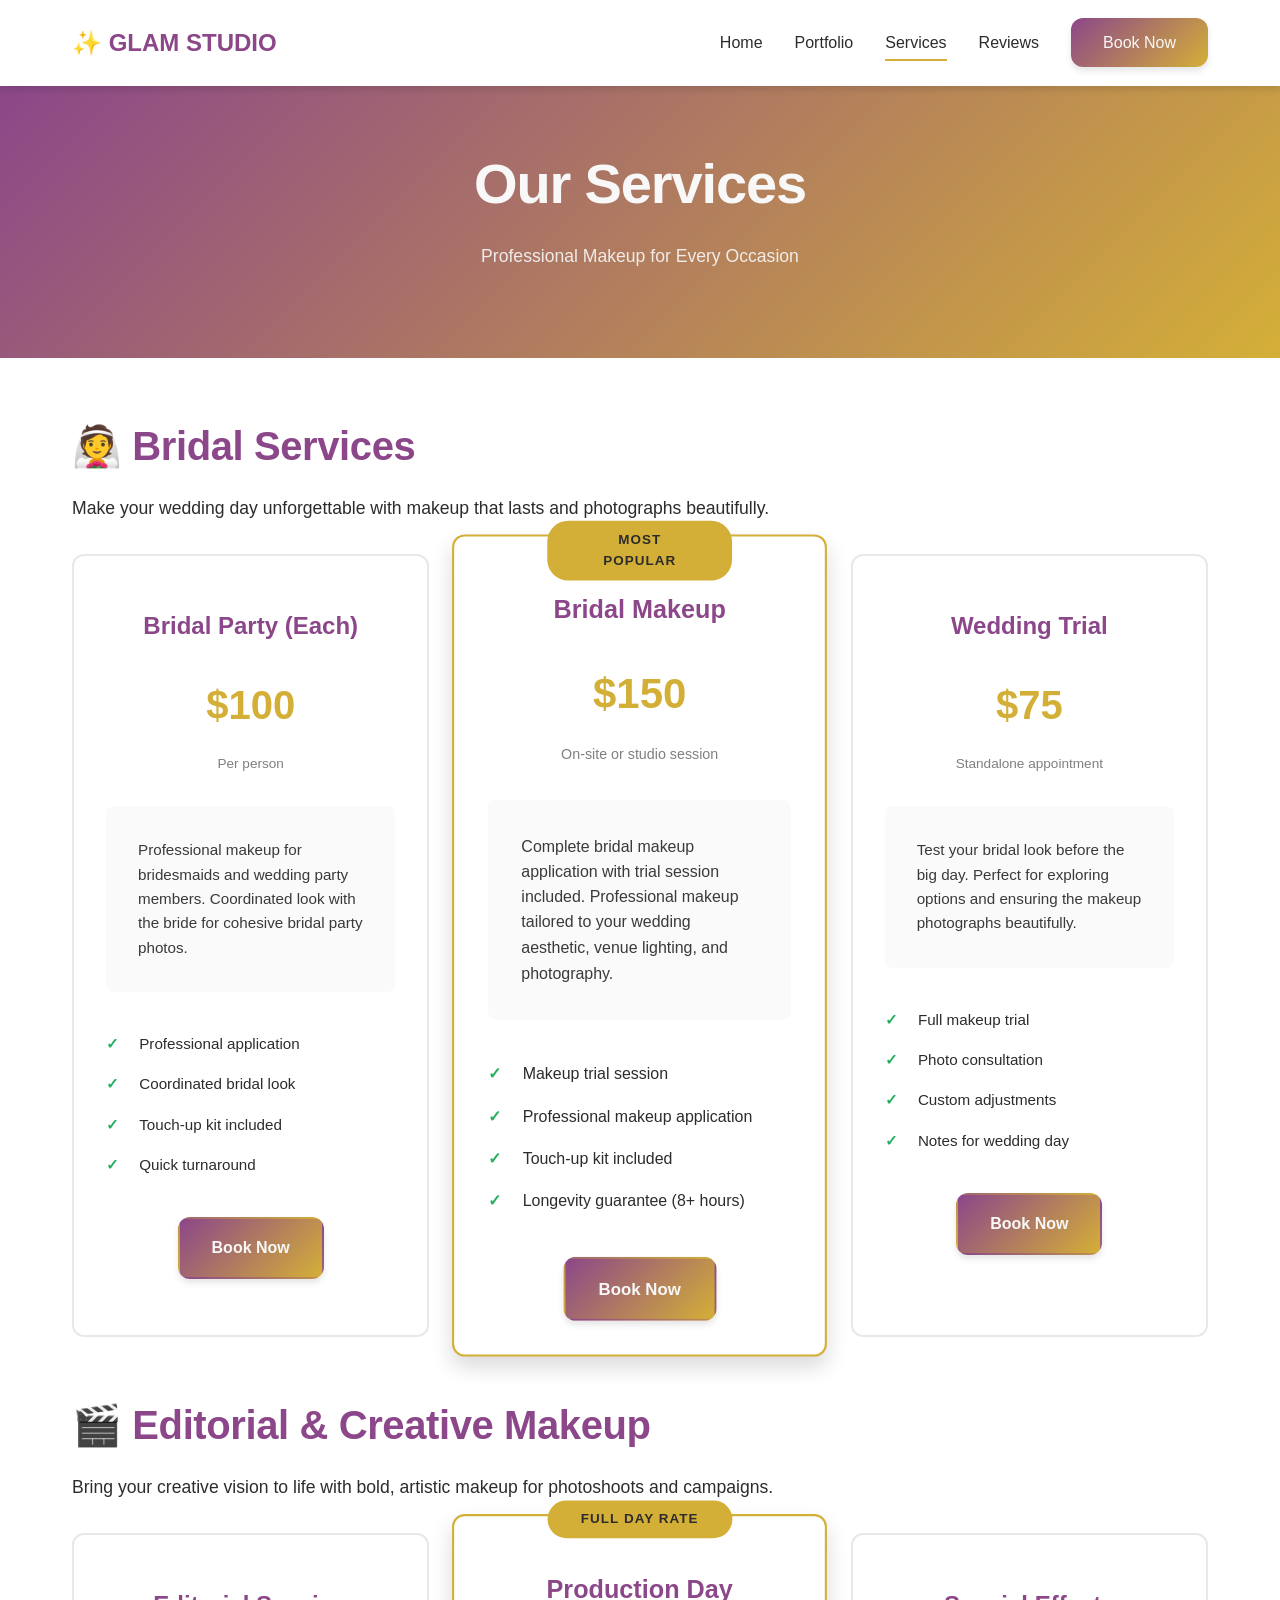
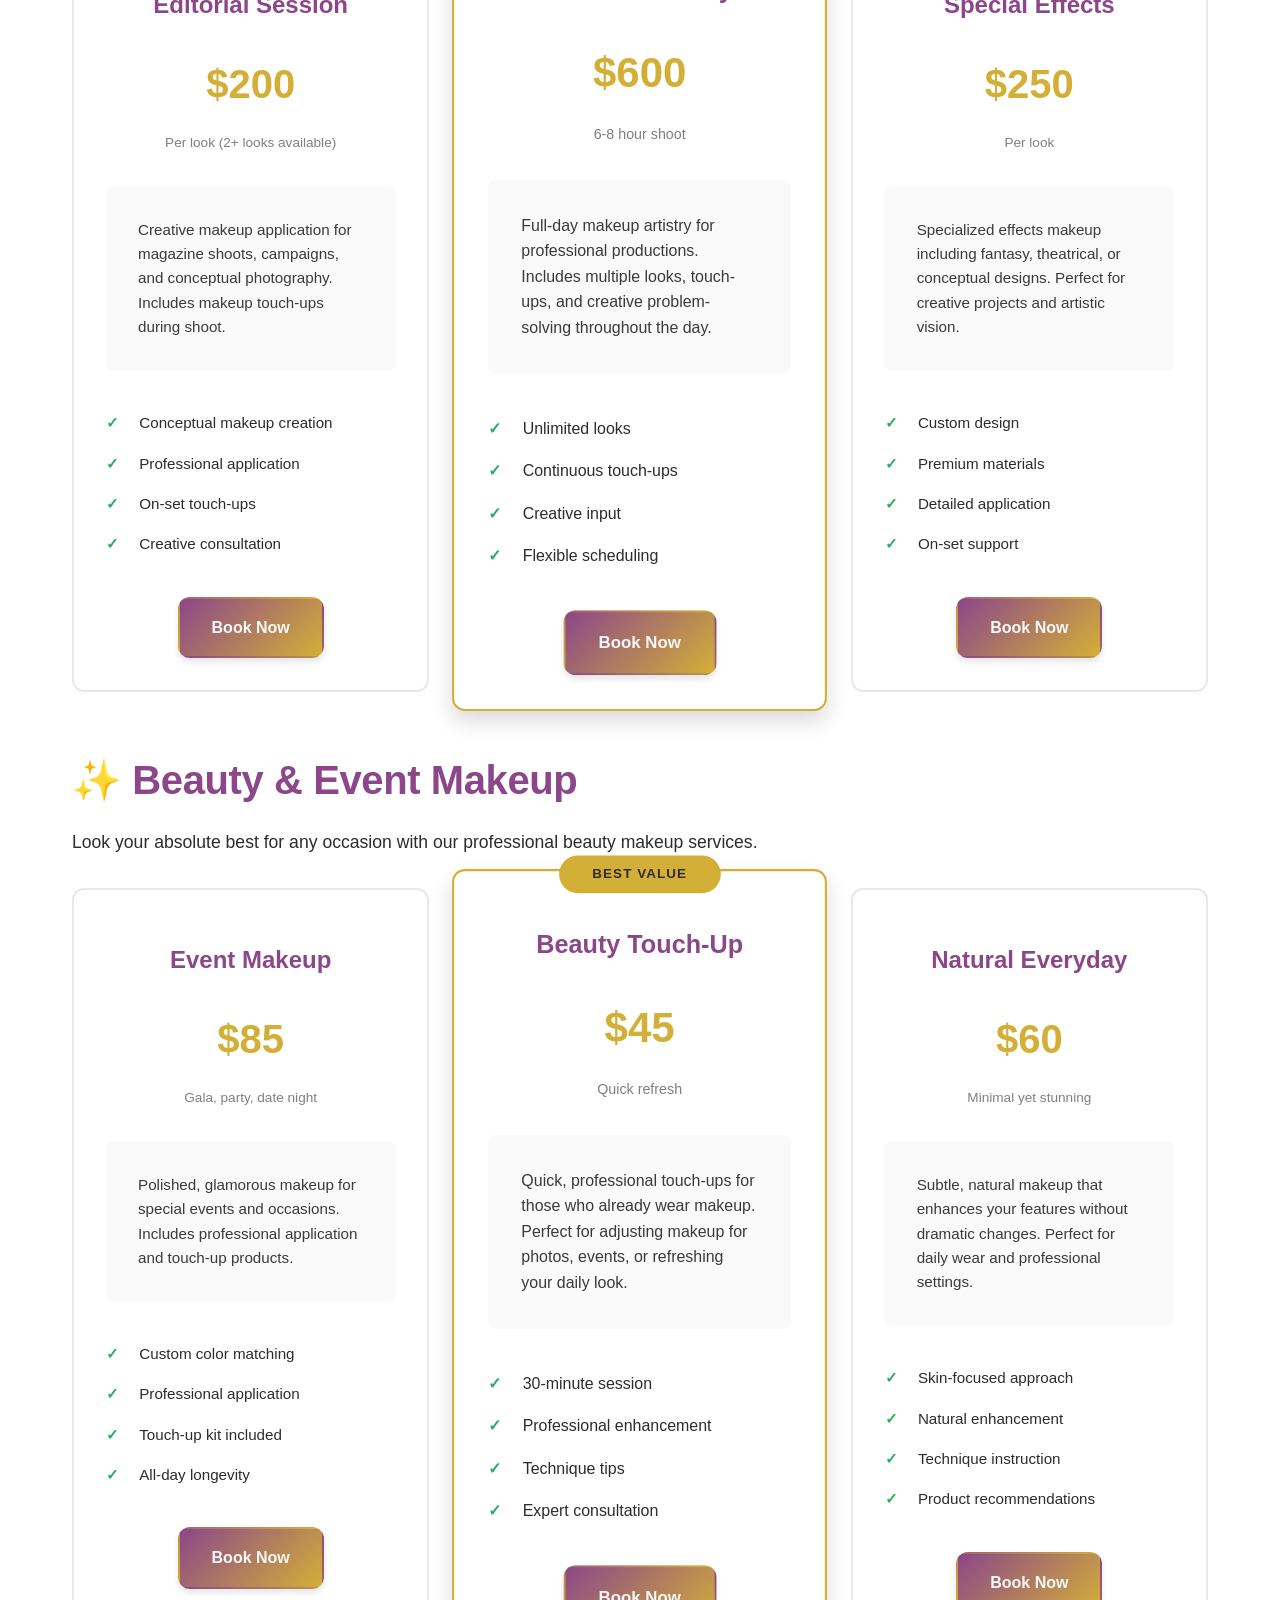
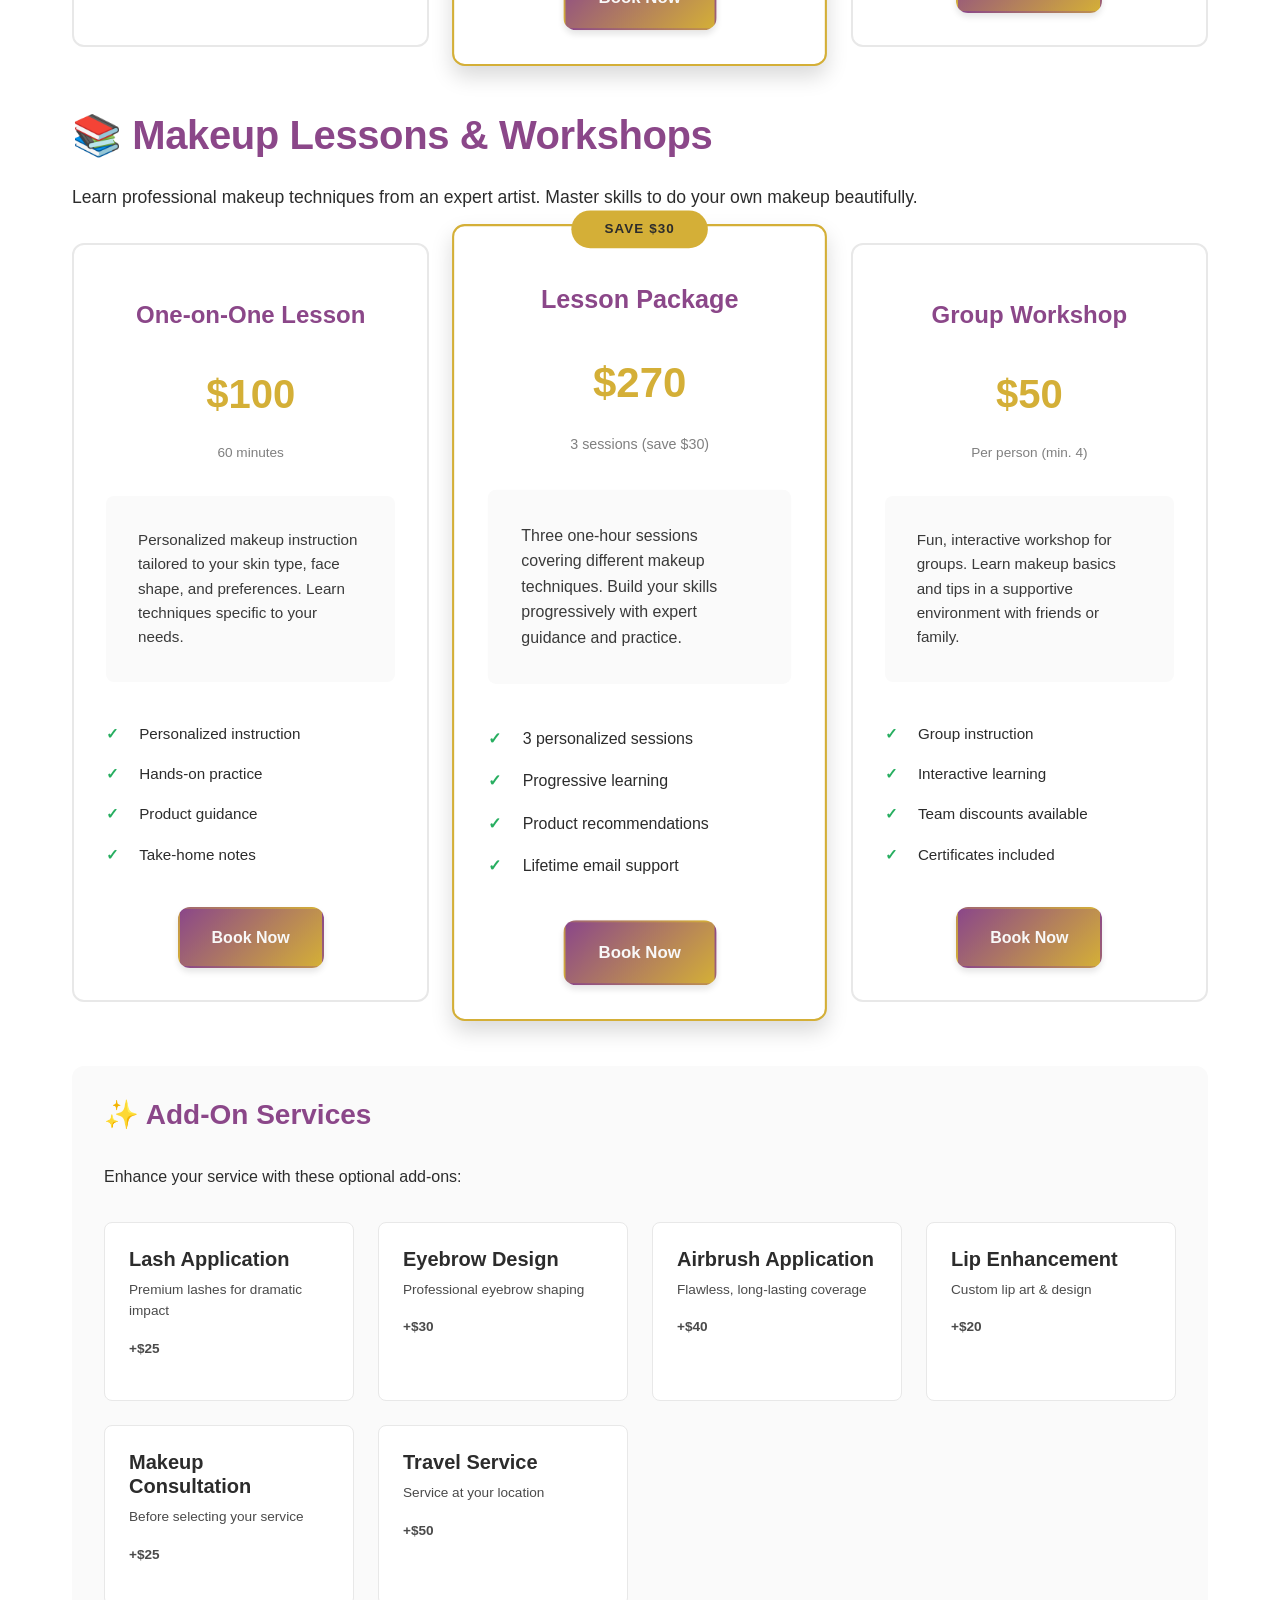
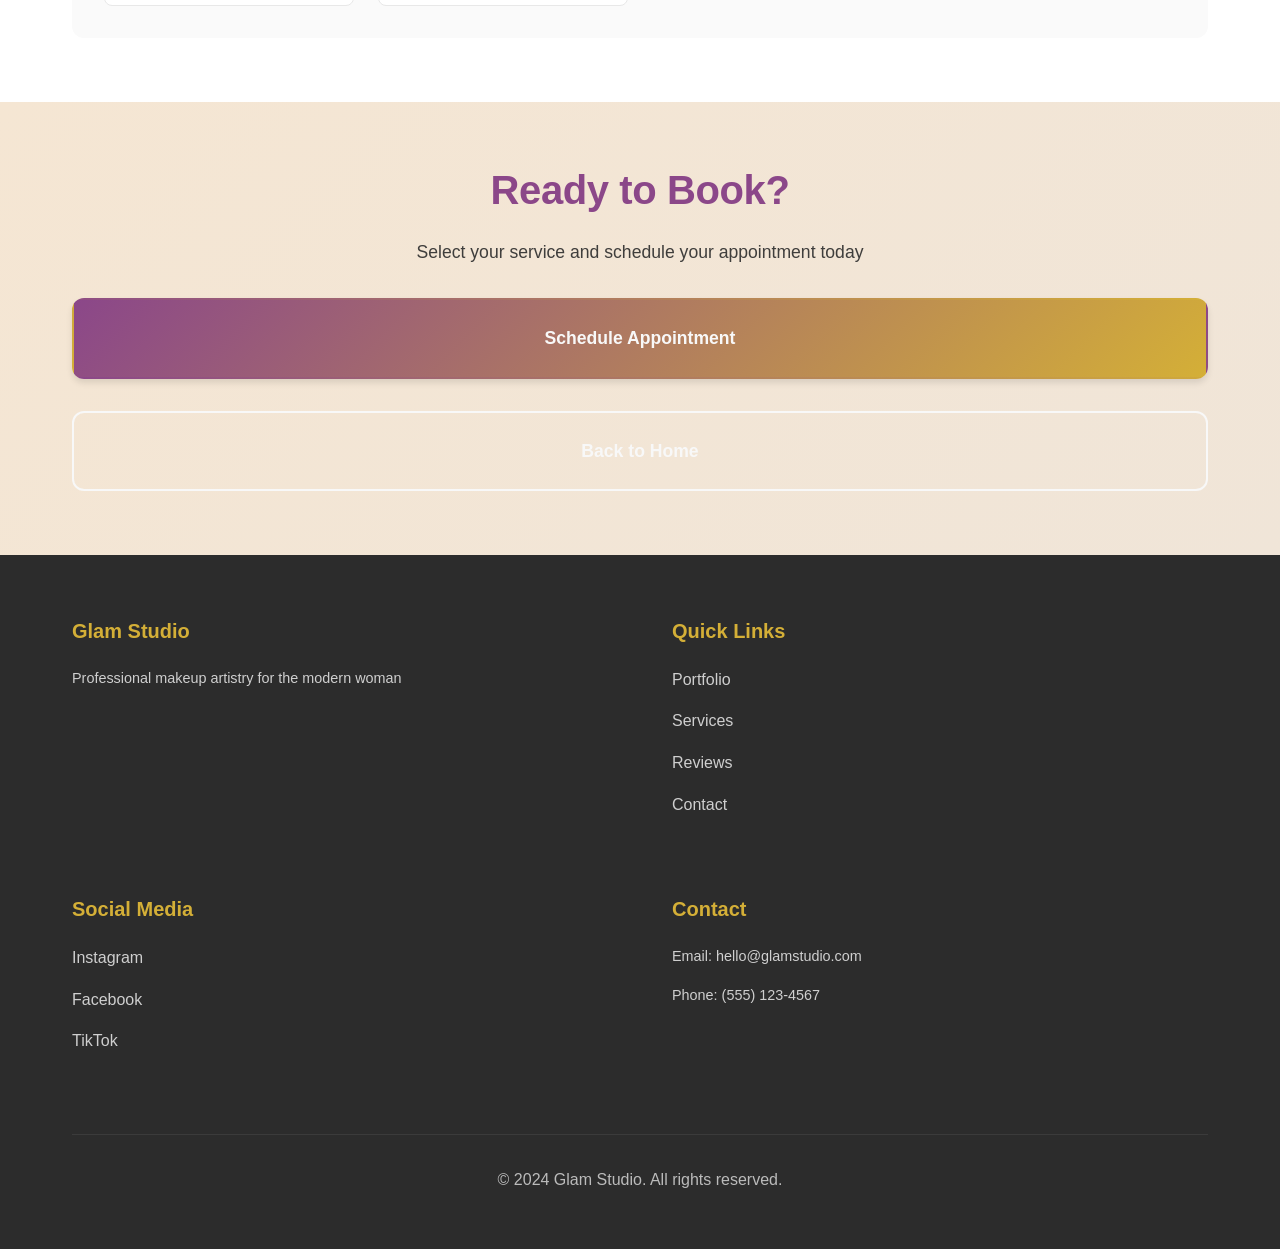
<file: pages/services.html>
<!DOCTYPE html>
<html lang="en">
<head>
    <meta charset="UTF-8">
    <meta name="viewport" content="width=device-width, initial-scale=1.0">
    <title>Services - Glam Studio</title>
    <meta name="description" content="Explore our professional makeup services with pricing and booking options.">
    <link rel="stylesheet" href="../css/style.css">
    <style>
        .pricing-grid {
            display: grid;
            grid-template-columns: repeat(auto-fit, minmax(350px, 1fr));
            gap: var(--spacing-lg);
            margin-bottom: var(--spacing-2xl);
        }

        .pricing-card {
            background: #FFFFFF;
            border: 2px solid var(--border);
            border-radius: var(--radius-lg);
            padding: var(--spacing-lg);
            text-align: center;
            transition: all var(--transition-base);
            position: relative;
        }

        .pricing-card.featured {
            border-color: var(--secondary);
            box-shadow: var(--shadow-lg);
            transform: scale(1.05);
        }

        .pricing-card.featured .badge {
            position: absolute;
            top: -15px;
            left: 50%;
            transform: translateX(-50%);
            background: var(--secondary);
            color: #2C2C2C;
            padding: var(--spacing-xs) var(--spacing-lg);
            border-radius: 20px;
            font-size: 0.8rem;
            font-weight: 700;
            letter-spacing: 1px;
        }

        .pricing-card:hover {
            box-shadow: var(--shadow-lg);
        }

        .service-name {
            font-size: 1.5rem;
            color: var(--primary);
            margin-bottom: var(--spacing-md);
            margin-top: var(--spacing-md);
        }

        .price {
            font-size: 2.5rem;
            color: var(--secondary);
            font-weight: 800;
            margin-bottom: var(--spacing-sm);
        }

        .price-note {
            font-size: 0.85rem;
            color: var(--text-dark);
            opacity: 0.6;
            margin-bottom: var(--spacing-lg);
        }

        .service-features {
            text-align: left;
            margin-bottom: var(--spacing-lg);
        }

        .service-features li {
            list-style: none;
            padding: var(--spacing-xs) 0;
            font-size: 0.95rem;
            color: var(--text-dark);
        }

        .service-features li:before {
            content: "✓ ";
            color: var(--success);
            font-weight: bold;
            margin-right: var(--spacing-sm);
        }

        .service-description {
            background: #FAFAFA;
            padding: var(--spacing-lg);
            border-radius: var(--radius-md);
            margin-bottom: var(--spacing-lg);
            text-align: left;
            font-size: 0.95rem;
            line-height: 1.6;
            color: #3a3a3a;
        }

        .package-section {
            margin-bottom: var(--spacing-2xl);
        }

        .package-section h3 {
            color: var(--primary);
            margin-bottom: var(--spacing-lg);
        }

        .add-ons {
            background: #FAFAFA;
            padding: var(--spacing-lg);
            border-radius: var(--radius-lg);
            margin-top: var(--spacing-2xl);
        }

        .add-ons h3 {
            color: var(--primary);
            margin-bottom: var(--spacing-lg);
        }

        .add-ons-grid {
            display: grid;
            grid-template-columns: repeat(auto-fit, minmax(200px, 1fr));
            gap: var(--spacing-md);
        }

        .add-on-item {
            background: #FFFFFF;
            padding: var(--spacing-md);
            border-radius: var(--radius-md);
            border: 1px solid var(--border);
        }

        .add-on-item h4 {
            color: var(--text-dark);
            margin-bottom: var(--spacing-xs);
        }

        .add-on-item p {
            font-size: 0.85rem;
            color: #4a4a4a;
            margin-bottom: var(--spacing-sm);
        }

        .add-on-price {
            color: var(--secondary);
            font-weight: 700;
        }
    </style>
</head>
<body>
    <!-- Navigation Bar -->
    <nav class="navbar">
        <div class="container">
            <div class="nav-wrapper">
                <a href="index.html" class="logo">✨ GLAM STUDIO</a>
                <button class="hamburger" id="hamburger" aria-label="Toggle menu">
                    <span></span>
                    <span></span>
                    <span></span>
                </button>
                <ul class="nav-menu" id="navMenu">
                    <li><a href="index.html" class="nav-link">Home</a></li>
                    <li><a href="portfolio.html" class="nav-link">Portfolio</a></li>
                    <li><a href="services.html" class="nav-link active">Services</a></li>
                    <li><a href="reviews.html" class="nav-link">Reviews</a></li>
                    <li><a href="contact.html" class="nav-link cta-button">Book Now</a></li>
                </ul>
            </div>
        </div>
    </nav>

    <!-- Header -->
    <section style="background: linear-gradient(135deg, var(--primary), var(--secondary)); color: var(--text-light); padding: var(--spacing-2xl) 0; text-align: center;">
        <div class="container">
            <h1>Our Services</h1>
            <p style="font-size: 1.1rem; opacity: 0.9;">Professional Makeup for Every Occasion</p>
        </div>
    </section>

    <!-- Services Main -->
    <section class="services-preview">
        <div class="container">
            <!-- Bridal Services -->
            <div class="package-section" id="bridal">
                <h2 style="color: var(--primary);">👰 Bridal Services</h2>
                <p style="font-size: 1.1rem; margin-bottom: var(--spacing-lg);">Make your wedding day unforgettable with makeup that lasts and photographs beautifully.</p>
                
                <div class="pricing-grid">
                    
                    <div class="pricing-card">
                        <h3 class="service-name">Bridal Party (Each)</h3>
                        <div class="price">$100</div>
                        <p class="price-note">Per person</p>
                        <div class="service-description">
                            Professional makeup for bridesmaids and wedding party members. Coordinated look with the bride for cohesive bridal party photos.
                        </div>
                        <ul class="service-features">
                            <li>Professional application</li>
                            <li>Coordinated bridal look</li>
                            <li>Touch-up kit included</li>
                            <li>Quick turnaround</li>
                        </ul>
                        <a href="contact.html" class="btn btn-primary">Book Now</a>
                    </div>

                    <div class="pricing-card featured">
                        <div class="badge">MOST POPULAR</div>
                        <h3 class="service-name">Bridal Makeup</h3>
                        <div class="price">$150</div>
                        <p class="price-note">On-site or studio session</p>
                        <div class="service-description">
                            Complete bridal makeup application with trial session included. Professional makeup tailored to your wedding aesthetic, venue lighting, and photography.
                        </div>
                        <ul class="service-features">
                            <li>Makeup trial session</li>
                            <li>Professional makeup application</li>
                            <li>Touch-up kit included</li>
                            <li>Longevity guarantee (8+ hours)</li>
                        </ul>
                        <a href="contact.html" class="btn btn-primary">Book Now</a>
                    </div>

                    <div class="pricing-card">
                        <h3 class="service-name">Wedding Trial</h3>
                        <div class="price">$75</div>
                        <p class="price-note">Standalone appointment</p>
                        <div class="service-description">
                            Test your bridal look before the big day. Perfect for exploring options and ensuring the makeup photographs beautifully.
                        </div>
                        <ul class="service-features">
                            <li>Full makeup trial</li>
                            <li>Photo consultation</li>
                            <li>Custom adjustments</li>
                            <li>Notes for wedding day</li>
                        </ul>
                        <a href="contact.html" class="btn btn-primary">Book Now</a>
                    </div>
                </div>
            </div>

            <!-- Editorial Services -->
            <div class="package-section" id="editorial">
                <h2 style="color: var(--primary);">🎬 Editorial & Creative Makeup</h2>
                <p style="font-size: 1.1rem; margin-bottom: var(--spacing-lg);">Bring your creative vision to life with bold, artistic makeup for photoshoots and campaigns.</p>
                
                <div class="pricing-grid">
                    <div class="pricing-card">
                        <h3 class="service-name">Editorial Session</h3>
                        <div class="price">$200</div>
                        <p class="price-note">Per look (2+ looks available)</p>
                        <div class="service-description">
                            Creative makeup application for magazine shoots, campaigns, and conceptual photography. Includes makeup touch-ups during shoot.
                        </div>
                        <ul class="service-features">
                            <li>Conceptual makeup creation</li>
                            <li>Professional application</li>
                            <li>On-set touch-ups</li>
                            <li>Creative consultation</li>
                        </ul>
                        <a href="contact.html" class="btn btn-primary">Book Now</a>
                    </div>

                    <div class="pricing-card featured">
                        <div class="badge">FULL DAY RATE</div>
                        <h3 class="service-name">Production Day</h3>
                        <div class="price">$600</div>
                        <p class="price-note">6-8 hour shoot</p>
                        <div class="service-description">
                            Full-day makeup artistry for professional productions. Includes multiple looks, touch-ups, and creative problem-solving throughout the day.
                        </div>
                        <ul class="service-features">
                            <li>Unlimited looks</li>
                            <li>Continuous touch-ups</li>
                            <li>Creative input</li>
                            <li>Flexible scheduling</li>
                        </ul>
                        <a href="contact.html" class="btn btn-primary">Book Now</a>
                    </div>

                    <div class="pricing-card">
                        <h3 class="service-name">Special Effects</h3>
                        <div class="price">$250</div>
                        <p class="price-note">Per look</p>
                        <div class="service-description">
                            Specialized effects makeup including fantasy, theatrical, or conceptual designs. Perfect for creative projects and artistic vision.
                        </div>
                        <ul class="service-features">
                            <li>Custom design</li>
                            <li>Premium materials</li>
                            <li>Detailed application</li>
                            <li>On-set support</li>
                        </ul>
                        <a href="contact.html" class="btn btn-primary">Book Now</a>
                    </div>
                </div>
            </div>

            <!-- Beauty Makeup Services -->
            <div class="package-section" id="beauty">
                <h2 style="color: var(--primary);">✨ Beauty & Event Makeup</h2>
                <p style="font-size: 1.1rem; margin-bottom: var(--spacing-lg);">Look your absolute best for any occasion with our professional beauty makeup services.</p>
                
                <div class="pricing-grid">
                    <div class="pricing-card">
                        <h3 class="service-name">Event Makeup</h3>
                        <div class="price">$85</div>
                        <p class="price-note">Gala, party, date night</p>
                        <div class="service-description">
                            Polished, glamorous makeup for special events and occasions. Includes professional application and touch-up products.
                        </div>
                        <ul class="service-features">
                            <li>Custom color matching</li>
                            <li>Professional application</li>
                            <li>Touch-up kit included</li>
                            <li>All-day longevity</li>
                        </ul>
                        <a href="contact.html" class="btn btn-primary">Book Now</a>
                    </div>

                    <div class="pricing-card featured">
                        <div class="badge">BEST VALUE</div>
                        <h3 class="service-name">Beauty Touch-Up</h3>
                        <div class="price">$45</div>
                        <p class="price-note">Quick refresh</p>
                        <div class="service-description">
                            Quick, professional touch-ups for those who already wear makeup. Perfect for adjusting makeup for photos, events, or refreshing your daily look.
                        </div>
                        <ul class="service-features">
                            <li>30-minute session</li>
                            <li>Professional enhancement</li>
                            <li>Technique tips</li>
                            <li>Expert consultation</li>
                        </ul>
                        <a href="contact.html" class="btn btn-primary">Book Now</a>
                    </div>

                    <div class="pricing-card">
                        <h3 class="service-name">Natural Everyday</h3>
                        <div class="price">$60</div>
                        <p class="price-note">Minimal yet stunning</p>
                        <div class="service-description">
                            Subtle, natural makeup that enhances your features without dramatic changes. Perfect for daily wear and professional settings.
                        </div>
                        <ul class="service-features">
                            <li>Skin-focused approach</li>
                            <li>Natural enhancement</li>
                            <li>Technique instruction</li>
                            <li>Product recommendations</li>
                        </ul>
                        <a href="contact.html" class="btn btn-primary">Book Now</a>
                    </div>
                </div>
            </div>

            <!-- Makeup Lessons -->
            <div class="package-section" id="lessons">
                <h2 style="color: var(--primary);">📚 Makeup Lessons & Workshops</h2>
                <p style="font-size: 1.1rem; margin-bottom: var(--spacing-lg);">Learn professional makeup techniques from an expert artist. Master skills to do your own makeup beautifully.</p>
                
                <div class="pricing-grid">
                    <div class="pricing-card">
                        <h3 class="service-name">One-on-One Lesson</h3>
                        <div class="price">$100</div>
                        <p class="price-note">60 minutes</p>
                        <div class="service-description">
                            Personalized makeup instruction tailored to your skin type, face shape, and preferences. Learn techniques specific to your needs.
                        </div>
                        <ul class="service-features">
                            <li>Personalized instruction</li>
                            <li>Hands-on practice</li>
                            <li>Product guidance</li>
                            <li>Take-home notes</li>
                        </ul>
                        <a href="contact.html" class="btn btn-primary">Book Now</a>
                    </div>

                    <div class="pricing-card featured">
                        <div class="badge">SAVE $30</div>
                        <h3 class="service-name">Lesson Package</h3>
                        <div class="price">$270</div>
                        <p class="price-note">3 sessions (save $30)</p>
                        <div class="service-description">
                            Three one-hour sessions covering different makeup techniques. Build your skills progressively with expert guidance and practice.
                        </div>
                        <ul class="service-features">
                            <li>3 personalized sessions</li>
                            <li>Progressive learning</li>
                            <li>Product recommendations</li>
                            <li>Lifetime email support</li>
                        </ul>
                        <a href="contact.html" class="btn btn-primary">Book Now</a>
                    </div>

                    <div class="pricing-card">
                        <h3 class="service-name">Group Workshop</h3>
                        <div class="price">$50</div>
                        <p class="price-note">Per person (min. 4)</p>
                        <div class="service-description">
                            Fun, interactive workshop for groups. Learn makeup basics and tips in a supportive environment with friends or family.
                        </div>
                        <ul class="service-features">
                            <li>Group instruction</li>
                            <li>Interactive learning</li>
                            <li>Team discounts available</li>
                            <li>Certificates included</li>
                        </ul>
                        <a href="contact.html" class="btn btn-primary">Book Now</a>
                    </div>
                </div>
            </div>

            <!-- Add-Ons -->
            <div class="add-ons">
                <h3>✨ Add-On Services</h3>
                <p style="margin-bottom: var(--spacing-lg);">Enhance your service with these optional add-ons:</p>
                <div class="add-ons-grid">
                    <div class="add-on-item">
                        <h4>Lash Application</h4>
                        <p>Premium lashes for dramatic impact</p>
                        <p class="add-on-price">+$25</p>
                    </div>
                    <div class="add-on-item">
                        <h4>Eyebrow Design</h4>
                        <p>Professional eyebrow shaping</p>
                        <p class="add-on-price">+$30</p>
                    </div>
                    <div class="add-on-item">
                        <h4>Airbrush Application</h4>
                        <p>Flawless, long-lasting coverage</p>
                        <p class="add-on-price">+$40</p>
                    </div>
                    <div class="add-on-item">
                        <h4>Lip Enhancement</h4>
                        <p>Custom lip art & design</p>
                        <p class="add-on-price">+$20</p>
                    </div>
                    <div class="add-on-item">
                        <h4>Makeup Consultation</h4>
                        <p>Before selecting your service</p>
                        <p class="add-on-price">+$25</p>
                    </div>
                    <div class="add-on-item">
                        <h4>Travel Service</h4>
                        <p>Service at your location</p>
                        <p class="add-on-price">+$50</p>
                    </div>
                </div>
            </div>
        </div>
    </section>

    <!-- CTA Section -->
    <section class="cta-section">
        <div class="container">
            <h2>Ready to Book?</h2>
            <p>Select your service and schedule your appointment today</p>
            <div class="cta-buttons">
                <a href="contact.html" class="btn btn-primary btn-lg">Schedule Appointment</a>
                <a href="index.html" class="btn btn-outline btn-lg">Back to Home</a>
            </div>
        </div>
    </section>

    <!-- Footer -->
    <footer class="footer">
        <div class="container">
            <div class="footer-grid">
                <div class="footer-section">
                    <h4>Glam Studio</h4>
                    <p>Professional makeup artistry for the modern woman</p>
                </div>
                <div class="footer-section">
                    <h4>Quick Links</h4>
                    <ul>
                        <li><a href="portfolio.html">Portfolio</a></li>
                        <li><a href="services.html">Services</a></li>
                        <li><a href="reviews.html">Reviews</a></li>
                        <li><a href="contact.html">Contact</a></li>
                    </ul>
                </div>
                <div class="footer-section">
                    <h4>Social Media</h4>
                    <ul>
                        <li><a href="#">Instagram</a></li>
                        <li><a href="#">Facebook</a></li>
                        <li><a href="#">TikTok</a></li>
                    </ul>
                </div>
                <div class="footer-section">
                    <h4>Contact</h4>
                    <p>Email: hello@glamstudio.com</p>
                    <p>Phone: (555) 123-4567</p>
                </div>
            </div>
            <div class="footer-bottom">
                <p>&copy; 2024 Glam Studio. All rights reserved.</p>
            </div>
        </div>
    </footer>

    <script src="../js/script.js"></script>
</body>
</html>
</file>
<file: css/style.css>
/* ========================================
   PROFESSIONAL MAKEUP ARTIST WEBSITE
   Web Design Principles Applied:
   - Visual Hierarchy (Gestalt Principles)
   - Color Theory & Contrast (Aesthetic-Usability Effect)
   - Simplicity & Minimalism (Hick's Law)
   - Typography & Readability (Fitts's Law)
   - Performance & Accessibility (WCAG 2.1)
   ======================================== */

/* ========== ROOT & VARIABLES ========== */
:root {
    /* Color Palette - Professional & Elegant */
    --primary: #8B4789;          /* Rich Purple - Premium, sophisticated */
    --secondary: #D4AF37;        /* Gold - Luxury, elegance */
    --accent: #F5E6D3;           /* Warm Cream - Warmth, sophistication */
    --text-dark: #2C2C2C;        /* Deep charcoal - readability */
    --text-light: #F8F8F8;       /* Off-white - contrast */
    --border: #E8E8E8;           /* Light gray - subtle separation */
    --success: #27AE60;          /* Green - positive feedback */
    
    /* Typography */
    --font-heading: 'Segoe UI', Tahoma, Geneva, Verdana, sans-serif;
    --font-body: -apple-system, BlinkMacSystemFont, 'Segoe UI', 'Roboto', sans-serif;
    
    /* Spacing System (8px base) */
    --spacing-xs: 0.5rem;
    --spacing-sm: 1rem;
    --spacing-md: 1.5rem;
    --spacing-lg: 2rem;
    --spacing-xl: 3rem;
    --spacing-2xl: 4rem;
    
    /* Border Radius */
    --radius-sm: 4px;
    --radius-md: 8px;
    --radius-lg: 12px;
    
    /* Shadows - Depth Hierarchy */
    --shadow-sm: 0 1px 3px rgba(0, 0, 0, 0.12);
    --shadow-md: 0 4px 6px rgba(0, 0, 0, 0.1);
    --shadow-lg: 0 10px 20px rgba(0, 0, 0, 0.15);
    --shadow-xl: 0 20px 40px rgba(0, 0, 0, 0.2);
    
    /* Transitions */
    --transition-fast: 200ms ease;
    --transition-base: 300ms ease;
    --transition-slow: 500ms ease;
}

/* ========== GLOBAL STYLES ========== */
* {
    margin: 0;
    padding: 0;
    box-sizing: border-box;
}

html {
    scroll-behavior: smooth;
    font-size: 16px;
}

body {
    font-family: var(--font-body);
    color: var(--text-dark);
    background-color: #FFFFFF;
    line-height: 1.6;
    -webkit-font-smoothing: antialiased;
    -moz-osx-font-smoothing: grayscale;
}

/* ========== TYPOGRAPHY ========== */
h1, h2, h3, h4, h5, h6 {
    font-family: var(--font-heading);
    font-weight: 700;
    line-height: 1.2;
    margin-bottom: var(--spacing-md);
}

h1 {
    font-size: 3.5rem;
    letter-spacing: -0.02em;
}

h2 {
    font-size: 2.5rem;
    letter-spacing: -0.01em;
}

h3 {
    font-size: 1.75rem;
}

h4 {
    font-size: 1.25rem;
}

p {
    font-size: 1rem;
    margin-bottom: var(--spacing-md);
}

a {
    text-decoration: none;
    color: inherit;
    transition: color var(--transition-base);
}

/* ========== CONTAINER & LAYOUT ========== */
.container {
    max-width: 1200px;
    margin: 0 auto;
    padding: 0 var(--spacing-lg);
}

section {
    padding: var(--spacing-2xl) 0;
}

/* ========== NAVBAR ========== */
.navbar {
    background: #FFFFFF;
    position: sticky;
    top: 0;
    z-index: 1000;
    box-shadow: var(--shadow-md);
}

.nav-wrapper {
    display: flex;
    justify-content: space-between;
    align-items: center;
    padding: var(--spacing-md) 0;
    position: relative;
}

.logo {
    font-size: 1.5rem;
    font-weight: 800;
    color: var(--primary);
    transition: transform var(--transition-base);
}

.logo:hover {
    transform: scale(1.05);
}

.nav-menu {
    display: flex;
    list-style: none;
    gap: var(--spacing-lg);
    align-items: center;
    padding: 0;
    margin: 0;
    border-top: none;
}

.nav-link {
    font-weight: 500;
    color: var(--text-dark);
    position: relative;
    padding: var(--spacing-xs) 0;
    transition: color var(--transition-base);
}

.nav-link::after {
    content: '';
    position: absolute;
    bottom: -2px;
    left: 0;
    width: 0;
    height: 2px;
    background: var(--secondary);
    transition: width 0.3s ease;
}

.nav-link:hover::after,
.nav-link.active::after {
    width: 100%;
}

.cta-button::after {
    display: none;
}

.hamburger {
    display: none;
    flex-direction: column;
    background: none;
    border: none;
    cursor: pointer;
    gap: 5px;
    padding: 8px;
    z-index: 1001;
    position: relative;
}

.hamburger span {
    width: 24px;
    height: 2.5px;
    background: var(--primary);
    border-radius: 2px;
    transition: all 0.25s ease;
    display: block;
}

.hamburger.active span:nth-child(1) {
    transform: rotate(45deg) translate(8px, 8px);
}

.hamburger.active span:nth-child(2) {
    opacity: 0;
}

.hamburger.active span:nth-child(3) {
    transform: rotate(-45deg) translate(7px, -6px);
}

@media (max-width: 1024px) {
    .hamburger {
        display: flex;
    }

    .nav-menu {
        position: absolute;
        top: calc(100% + 8px);
        right: var(--spacing-md);
        width: 160px;
        background: #FFFFFF;
        flex-direction: column;
        gap: 0;
        max-height: 0;
        overflow: hidden;
        transition: max-height 0.3s ease-in-out;
        box-shadow: var(--shadow-md);
        list-style: none;
        padding: 0;
        margin: 0;
        z-index: 999;
        border-radius: var(--radius-md);
    }

    .nav-menu.active {
        max-height: 250px;
    }

    .nav-menu li {
        width: 100%;
        border-bottom: none;
    }

    .nav-menu li:last-child {
        border-bottom: none;
    }

    .nav-link {
        display: block;
        padding: 10px 12px;
        width: 100%;
        text-align: left;
        font-weight: 500;
        color: var(--text-dark);
        font-size: 0.9rem;
        transition: all 0.2s ease;
    }

    .nav-link:hover,
    .nav-link.active {
        color: var(--primary);
        padding-left: 16px;
    }

    .cta-button {
        background: linear-gradient(135deg, var(--primary), var(--secondary));
        color: white !important;
        border-radius: var(--radius-md);
        margin: 8px 10px;
        display: inline-block;
        padding: 9px 16px !important;
        text-align: center;
        width: auto;
        font-weight: 600;
        font-size: 0.85rem;
        box-shadow: 0 2px 8px rgba(139, 71, 137, 0.25);
        transition: all 0.2s ease;
        border: none;
    }

    .cta-button:hover {
        box-shadow: 0 4px 12px rgba(139, 71, 137, 0.35);
    }
}

.cta-button {
    background: linear-gradient(135deg, var(--primary), var(--secondary));
    color: var(--text-light);
    padding: var(--spacing-sm) var(--spacing-lg);
    border-radius: var(--radius-lg);
    transition: all var(--transition-base);
    box-shadow: var(--shadow-md);
}

.cta-button:hover {
    transform: translateY(-2px);
    box-shadow: var(--shadow-lg);
}

/* ========== HERO SECTION ========== */
.hero {
    min-height: 90vh;
    display: flex;
    align-items: center;
    justify-content: center;
    position: relative;
    overflow: hidden;
    background: linear-gradient(135deg, var(--primary), var(--secondary));
    color: var(--text-light);
}

.hero-background {
    position: absolute;
    top: 0;
    right: 0;
    width: 50%;
    height: 100%;
    background: url('data:image/svg+xml,<svg xmlns="http://www.w3.org/2000/svg" viewBox="0 0 100 100"><defs><pattern id="grid" width="20" height="20" patternUnits="userSpaceOnUse"><path d="M 20 0 L 0 0 0 20" fill="none" stroke="rgba(255,255,255,0.1)" stroke-width="0.5"/></pattern></defs><rect width="100" height="100" fill="rgba(255,255,255,0.05)"/><rect width="100" height="100" fill="url(%23grid)" /></svg>');
    opacity: 0.5;
}

.hero-content {
    text-align: center;
    z-index: 10;
    max-width: 600px;
}

.hero-title {
    font-size: 3.5rem;
    margin-bottom: var(--spacing-md);
    animation: slideInDown 0.8s ease-out;
}

.hero-subtitle {
    font-size: 1.25rem;
    margin-bottom: var(--spacing-lg);
    opacity: 0.9;
    animation: slideInUp 0.8s ease-out 0.2s both;
}

/* ========== BUTTONS ========== */
.btn {
    display: inline-block;
    padding: var(--spacing-sm) var(--spacing-lg);
    border-radius: var(--radius-lg);
    font-weight: 600;
    text-align: center;
    cursor: pointer;
    transition: all var(--transition-base);
    border: 2px solid transparent;
    font-size: 1rem;
}

.btn-primary {
    background: linear-gradient(135deg, var(--primary), var(--secondary));
    color: var(--text-light);
    box-shadow: var(--shadow-md);
}

.btn-primary:hover {
    transform: translateY(-3px);
    box-shadow: var(--shadow-lg);
}

.btn-secondary {
    background: #FFFFFF;
    color: var(--primary);
    border: 2px solid var(--primary);
}

.btn-secondary:hover {
    background: var(--primary);
    color: var(--text-light);
}

.btn-outline {
    border: 2px solid var(--text-light);
    color: var(--text-light);
    background: transparent;
}

.btn-outline:hover {
    background: var(--text-light);
    color: var(--primary);
}

.btn-lg {
    padding: var(--spacing-md) var(--spacing-2xl);
    font-size: 1.1rem;
}

/* ========== SECTION HEADERS ========== */
.section-header {
    text-align: center;
    margin-bottom: var(--spacing-2xl);
}

.section-header h2 {
    color: var(--primary);
    margin-bottom: var(--spacing-sm);
}

.section-subtitle {
    font-size: 1.1rem;
    color: var(--text-dark);
    opacity: 0.7;
}

/* ========== ABOUT SECTION ========== */
.about {
    background: linear-gradient(180deg, #FAFAFA 0%, #FFFFFF 100%);
}

.about-grid {
    display: grid;
    grid-template-columns: 1fr 1fr;
    gap: var(--spacing-2xl);
    align-items: center;
}

.about-content p {
    font-size: 1.1rem;
    line-height: 1.8;
    margin-bottom: var(--spacing-lg);
    color: var(--text-dark);
}

.credentials {
    display: grid;
    gap: var(--spacing-lg);
}

.credential-item {
    padding: var(--spacing-lg);
    background: #FFFFFF;
    border-radius: var(--radius-lg);
    border-left: 4px solid var(--secondary);
    box-shadow: var(--shadow-sm);
    transition: all var(--transition-base);
}

.credential-item:hover {
    box-shadow: var(--shadow-md);
    transform: translateX(4px);
}

.credential-item h4 {
    color: var(--primary);
    margin-bottom: var(--spacing-xs);
}

.credential-item p {
    font-size: 0.95rem;
    opacity: 0.8;
    margin: 0;
}

.about-image {
    display: flex;
    justify-content: center;
}

.owner-photo {
    width: 100%;
    max-width: 400px;
    height: auto;
    aspect-ratio: 3/4;
    object-fit: cover;
    border-radius: var(--radius-lg);
    box-shadow: var(--shadow-lg);
    transition: all var(--transition-base);
}

.owner-photo:hover {
    transform: translateY(-8px);
    box-shadow: var(--shadow-xl);
}

.image-placeholder {
    width: 100%;
    max-width: 400px;
    aspect-ratio: 1;
    background: linear-gradient(135deg, var(--accent), #E8D7C3);
    border-radius: var(--radius-lg);
    display: flex;
    align-items: center;
    justify-content: center;
    font-size: 1.2rem;
    color: var(--text-dark);
    box-shadow: var(--shadow-lg);
}

/* ========== SERVICES SECTION ========== */
.services-preview {
    background: #FFFFFF;
}

.services-grid {
    display: grid;
    grid-template-columns: repeat(auto-fit, minmax(280px, 1fr));
    gap: var(--spacing-lg);
    margin-bottom: var(--spacing-2xl);
}

.service-card {
    background: #FFFFFF;
    padding: var(--spacing-lg);
    border-radius: var(--radius-lg);
    text-align: center;
    transition: all var(--transition-base);
    box-shadow: var(--shadow-md);
    border-top: 4px solid var(--primary);
}

.service-card:hover {
    transform: translateY(-8px);
    box-shadow: var(--shadow-xl);
}

.service-icon {
    font-size: 3rem;
    margin-bottom: var(--spacing-md);
}

.service-card h3 {
    color: var(--primary);
    margin-bottom: var(--spacing-md);
}

.service-card p {
    color: var(--text-dark);
    opacity: 0.8;
    font-size: 0.95rem;
    margin-bottom: var(--spacing-lg);
}

.service-link {
    color: var(--secondary);
    font-weight: 600;
    display: inline-block;
    transition: all var(--transition-base);
}

.service-link:hover {
    color: var(--primary);
    transform: translateX(4px);
}

.services-cta {
    text-align: center;
}

/* ========== PORTFOLIO SECTION ========== */
.portfolio-preview {
    background: linear-gradient(180deg, #FFFFFF 0%, #FAFAFA 100%);
}

.portfolio-grid {
    display: grid;
    grid-template-columns: repeat(auto-fit, minmax(250px, 1fr));
    gap: var(--spacing-lg);
    margin-bottom: var(--spacing-2xl);
}

.portfolio-item {
    overflow: hidden;
    border-radius: var(--radius-lg);
    transition: all var(--transition-base);
    cursor: pointer;
}

.portfolio-image {
    position: relative;
    overflow: hidden;
    height: 300px;
}

.image-placeholder {
    width: 100%;
    height: 100%;
    display: flex;
    align-items: center;
    justify-content: center;
}

.portfolio-item:hover .portfolio-image {
    transform: scale(1.05);
}

.portfolio-item:hover {
    box-shadow: var(--shadow-xl);
}

.portfolio-title {
    padding: var(--spacing-md);
    background: #FFFFFF;
    text-align: center;
    font-size: 0.95rem;
    color: var(--primary);
    font-weight: 600;
}

.portfolio-cta {
    text-align: center;
}

/* ========== INSTAGRAM-STYLE CAROUSEL ========== */
.ig-carousel {
    position: relative;
    max-width: 100%;
    margin: 0 auto var(--spacing-2xl);
    background: #FFFFFF;
    border-radius: var(--radius-lg);
    overflow: hidden;
    box-shadow: var(--shadow-lg);
}

.ig-carousel-inner {
    position: relative;
    display: flex;
    width: 100%;
}

.ig-carousel-item {
    flex: 0 0 100%;
    display: none;
    opacity: 0;
    transition: opacity 0.6s cubic-bezier(0.4, 0, 0.2, 1);
}

.ig-carousel-item.active {
    display: flex;
    opacity: 1;
}

/* Portfolio Carousel Style */
.portfolio-preview .ig-carousel-item {
    flex-direction: column;
    min-height: 380px;
}

.ig-image-wrapper {
    width: 100%;
    height: 220px;
    position: relative;
    overflow: hidden;
    background: linear-gradient(135deg, var(--accent), #E8D7C3);
}

.ig-image-wrapper .image-placeholder {
    position: absolute;
    top: 0;
    left: 0;
    width: 100%;
    height: 100%;
    margin: 0;
    border-radius: 0;
    box-shadow: none;
    max-width: none;
    aspect-ratio: auto;
}

.ig-carousel-content {
    padding: var(--spacing-lg);
    flex: 1;
    display: flex;
    flex-direction: column;
    justify-content: center;
    text-align: center;
}

.ig-carousel-content h3 {
    color: var(--primary);
    margin-bottom: var(--spacing-sm);
    font-size: 1.3rem;
}

.ig-carousel-content p {
    color: var(--text-dark);
    font-size: 0.85rem;
    line-height: 1.5;
    opacity: 0.8;
    margin: 0;
}

/* Testimonials Carousel Style */
.testimonials-preview .ig-carousel {
    background: rgba(255, 255, 255, 0.1);
    box-shadow: 0 8px 32px rgba(0, 0, 0, 0.1);
    border: 1px solid rgba(255, 255, 255, 0.2);
    backdrop-filter: blur(10px);
}

.ig-testimonial-wrapper {
    width: 100%;
    min-height: 280px;
    display: flex;
    align-items: center;
    justify-content: center;
    padding: var(--spacing-lg);
    text-align: center;
}

.ig-testimonial-content {
    max-width: 500px;
}

.ig-testimonial-content .stars {
    display: block;
    margin-bottom: var(--spacing-md);
    font-size: 1.2rem;
}

.ig-testimonial-content .testimonial-text {
    font-size: 0.95rem;
    line-height: 1.7;
    margin-bottom: var(--spacing-md);
    font-style: italic;
}

.ig-testimonial-content .testimonial-author {
    display: block;
    font-size: 0.95rem;
    font-weight: 700;
    margin-bottom: var(--spacing-xs);
}

.ig-testimonial-content .testimonial-role {
    display: block;
    font-size: 0.8rem;
    opacity: 0.8;
}

/* Navigation Buttons */
.ig-nav-btn {
    position: absolute;
    top: 50%;
    transform: translateY(-50%);
    background: rgba(139, 71, 137, 0.85);
    color: white;
    border: none;
    width: 40px;
    height: 40px;
    border-radius: 50%;
    font-size: 1.2rem;
    cursor: pointer;
    display: flex;
    align-items: center;
    justify-content: center;
    z-index: 10;
    transition: all 0.3s cubic-bezier(0.4, 0, 0.2, 1);
    outline: none;
}

.ig-nav-btn:hover {
    background: rgba(139, 71, 137, 1);
    transform: translateY(-50%) scale(1.1);
}

.ig-nav-btn:active {
    transform: translateY(-50%) scale(0.95);
}

.ig-prev {
    left: var(--spacing-md);
}

.ig-next {
    right: var(--spacing-md);
}

/* Dots Navigation */
.ig-dots {
    display: flex;
    justify-content: center;
    gap: var(--spacing-md);
    padding: var(--spacing-md) 0;
    background: rgba(0, 0, 0, 0.02);
}

.ig-dot {
    width: 10px;
    height: 10px;
    border-radius: 50%;
    border: 2px solid var(--primary);
    background: transparent;
    cursor: pointer;
    transition: all 0.4s cubic-bezier(0.4, 0, 0.2, 1);
    padding: 0;
    outline: none;
}

.ig-dot.active {
    background: var(--primary);
    width: 28px;
    border-radius: 5px;
    box-shadow: 0 2px 6px rgba(139, 71, 137, 0.3);
}

.ig-dot:hover {
    border-color: var(--secondary);
    background: rgba(139, 71, 137, 0.1);
}

.testimonials-preview .ig-dot {
    border-color: var(--text-light);
}

.testimonials-preview .ig-dot.active {
    background: var(--text-light);
}

/* Services Carousel Style */
.services-preview .ig-carousel-item {
    flex-direction: column;
    padding: var(--spacing-xl) var(--spacing-lg);
    min-height: 320px;
}

.ig-service-wrapper {
    text-align: center;
    display: flex;
    flex-direction: column;
    align-items: center;
    justify-content: center;
    gap: var(--spacing-md);
}

.ig-service-wrapper .service-icon {
    font-size: 3rem;
    display: block;
    animation: float 3s ease-in-out infinite;
}

@keyframes float {
    0%, 100% { transform: translateY(0px); }
    50% { transform: translateY(-8px); }
}

.ig-service-wrapper h3 {
    color: var(--primary);
    font-size: 1.3rem;
    margin-bottom: var(--spacing-sm);
}

.ig-service-wrapper p {
    color: var(--text-dark);
    font-size: 0.85rem;
    line-height: 1.5;
    opacity: 0.8;
    max-width: 350px;
    margin-bottom: var(--spacing-md);
}

.ig-service-wrapper .service-link {
    color: var(--secondary);
    text-decoration: none;
    font-weight: 600;
    transition: all 0.3s cubic-bezier(0.4, 0, 0.2, 1);
    display: inline-block;
    font-size: 0.9rem;
}

.ig-service-wrapper .service-link:hover {
    color: var(--primary);
    transform: translateX(4px);
}

/* Reviews Carousel Wrapper */
.ig-review-wrapper {
    width: 100%;
    min-height: 280px;
    display: flex;
    align-items: center;
    justify-content: center;
    padding: var(--spacing-lg);
}

/* ========== SMOOTH TRANSITIONS ========== */
/* Global Smooth Transitions */
* {
    transition: background-color 0.3s ease, color 0.3s ease, border-color 0.3s ease;
}

/* Button Transitions */
.btn,
.service-link,
.nav-link,
.cta-button {
    transition: all 0.3s cubic-bezier(0.4, 0, 0.2, 1);
}

.btn:hover,
.btn:focus {
    transform: translateY(-2px);
}

/* Link Transitions */
a {
    transition: color 0.3s ease, opacity 0.3s ease;
}

a:hover {
    opacity: 0.8;
}

/* Card Transitions */
.credential-item,
.service-card,
.testimonial-card,
.review-card,
.pricing-card,
.portfolio-item,
.info-block {
    transition: all 0.3s cubic-bezier(0.4, 0, 0.2, 1);
}

/* Image Transitions */
.owner-photo,
.portfolio-image,
.image-placeholder {
    transition: transform 0.3s cubic-bezier(0.4, 0, 0.2, 1), box-shadow 0.3s ease;
}

/* Form Transitions */
input,
textarea,
select {
    transition: border-color 0.3s ease, box-shadow 0.3s ease, background-color 0.3s ease;
}

/* Section Transitions */
section {
    transition: background-color 0.3s ease;
}

/* Portfolio Category Carousels */
.portfolio-preview .ig-carousel-item {
    flex-direction: column;
}

.portfolio-preview .ig-carousel-content {
    text-align: center;
}

.portfolio-preview .ig-carousel-content h4 {
    color: var(--primary);
    margin: var(--spacing-md) 0 var(--spacing-sm);
    font-size: 1.25rem;
}

/* Enhanced Transitions for Better UX */
.ig-carousel-item {
    transition: opacity 0.5s cubic-bezier(0.4, 0, 0.2, 1);
}

.ig-nav-btn {
    transition: all 0.3s cubic-bezier(0.4, 0, 0.2, 1);
}

.ig-dot {
    transition: all 0.3s cubic-bezier(0.4, 0, 0.2, 1);
}

/* ========== TESTIMONIALS SECTION ========== */
.testimonials-preview {
    background: linear-gradient(135deg, var(--primary), var(--secondary));
    color: var(--text-light);
}

.testimonials-preview .section-header h2 {
    color: var(--text-light);
}

.testimonials-preview .section-subtitle {
    color: rgba(255, 255, 255, 0.9);
}

.testimonials-grid {
    display: grid;
    grid-template-columns: repeat(auto-fit, minmax(300px, 1fr));
    gap: var(--spacing-lg);
    margin-bottom: var(--spacing-2xl);
}

.testimonial-card {
    background: rgba(255, 255, 255, 0.1);
    padding: var(--spacing-lg);
    border-radius: var(--radius-lg);
    backdrop-filter: blur(10px);
    border: 1px solid rgba(255, 255, 255, 0.2);
    transition: all var(--transition-base);
}

.testimonial-card:hover {
    background: rgba(255, 255, 255, 0.15);
    transform: translateY(-4px);
}

.stars {
    color: var(--secondary);
    font-size: 1.2rem;
    margin-bottom: var(--spacing-md);
    letter-spacing: 2px;
}

.testimonial-text {
    font-size: 0.95rem;
    margin-bottom: var(--spacing-md);
    line-height: 1.8;
}

.testimonial-author {
    font-weight: 600;
    font-size: 0.9rem;
    opacity: 0.9;
}

.testimonials-cta {
    text-align: center;
}

/* ========== CTA SECTION ========== */
.cta-section {
    background: linear-gradient(135deg, var(--accent), #F0E5D8);
    text-align: center;
    padding: var(--spacing-2xl) 0;
}

.cta-section h2 {
    color: var(--primary);
    margin-bottom: var(--spacing-md);
}

.cta-section p {
    font-size: 1.1rem;
    color: var(--text-dark);
    margin-bottom: var(--spacing-lg);
    opacity: 0.9;
}

.cta-buttons {
    display: flex;
    gap: var(--spacing-lg);
    justify-content: center;
    flex-wrap: wrap;
}

/* ========== FOOTER ========== */
.footer {
    background: var(--text-dark);
    color: var(--text-light);
    padding: var(--spacing-2xl) 0 var(--spacing-lg);
}

.footer-grid {
    display: grid;
    grid-template-columns: repeat(auto-fit, minmax(250px, 1fr));
    gap: var(--spacing-2xl);
    margin-bottom: var(--spacing-2xl);
}

.footer-section h4 {
    color: var(--secondary);
    margin-bottom: var(--spacing-md);
}

.footer-section p {
    font-size: 0.9rem;
    opacity: 0.8;
    margin-bottom: var(--spacing-sm);
}

.footer-section ul {
    list-style: none;
}

.footer-section ul li {
    margin-bottom: var(--spacing-sm);
}

.footer-section a {
    color: var(--text-light);
    opacity: 0.8;
    transition: all var(--transition-base);
}

.footer-section a:hover {
    color: var(--secondary);
    opacity: 1;
}

.footer-bottom {
    text-align: center;
    padding-top: var(--spacing-lg);
    border-top: 1px solid rgba(255, 255, 255, 0.1);
    font-size: 0.85rem;
    opacity: 0.7;
}

/* ========== ANIMATIONS ========== */
@keyframes slideInDown {
    from {
        opacity: 0;
        transform: translateY(-30px);
    }
    to {
        opacity: 1;
        transform: translateY(0);
    }
}

@keyframes slideInUp {
    from {
        opacity: 0;
        transform: translateY(30px);
    }
    to {
        opacity: 1;
        transform: translateY(0);
    }
}

/* ========== RESPONSIVE DESIGN ========== */

/* Extra small screens (phones under 360px) */
@media (max-width: 360px) {
    html {
        font-size: 13px;
    }

    h1 {
        font-size: 1.25rem;
    }

    h2 {
        font-size: 1rem;
    }

    .container {
        padding: 0 var(--spacing-sm);
    }

    .navbar {
        padding: var(--spacing-xs) 0;
    }

    .logo {
        font-size: 0.9rem;
        white-space: nowrap;
    }

    .hamburger {
        display: flex;
    }

    .nav-menu {
        position: absolute;
        top: calc(100% + 8px);
        right: 8px;
        width: 140px;
        background: #FFFFFF;
        flex-direction: column;
        gap: 0;
        max-height: 0;
        overflow: hidden;
        transition: max-height 0.3s ease-in-out;
        box-shadow: var(--shadow-md);
        list-style: none;
        padding: 0;
        margin: 0;
        z-index: 999;
        border-radius: var(--radius-md);
    }

    .nav-menu.active {
        max-height: 200px;
    }

    .nav-menu li {
        width: 100%;
        border-bottom: none;
    }

    .nav-link {
        display: block;
        padding: 8px 10px;
        width: 100%;
        text-align: left;
        font-weight: 500;
        font-size: 0.75rem;
        white-space: nowrap;
    }

    .btn {
        padding: var(--spacing-xs) var(--spacing-sm);
        font-size: 0.75rem;
    }
}

/* Tablet (768px - 1024px) */
@media (max-width: 1024px) and (min-width: 769px) {
    h1 {
        font-size: 2.2rem;
    }

    h2 {
        font-size: 1.6rem;
    }

    .container {
        padding: 0 var(--spacing-lg);
    }

    section {
        padding: var(--spacing-2xl) 0;
    }

    /* Navigation */
    .navbar {
        padding: var(--spacing-md) 0;
    }

    .logo {
        font-size: 1.3rem;
    }

    .hamburger {
        display: flex;
    }

    .nav-menu {
        position: absolute;
        top: calc(100% + 8px);
        right: var(--spacing-md);
        width: 170px;
        background: #FFFFFF;
        flex-direction: column;
        gap: 0;
        max-height: 0;
        overflow: hidden;
        transition: max-height 0.3s ease-in-out;
        box-shadow: var(--shadow-md);
        list-style: none;
        padding: 0;
        margin: 0;
        z-index: 999;
        border-radius: var(--radius-md);
    }

    .nav-menu.active {
        max-height: 250px;
    }

    .nav-menu li {
        width: 100%;
        border-bottom: none;
    }

    .nav-link {
        display: block;
        padding: 10px 12px;
        width: 100%;
        text-align: left;
        font-weight: 500;
        font-size: 0.85rem;
        transition: all 0.2s ease;
    }

    .nav-link:hover,
    .nav-link.active {
        color: var(--primary);
        padding-left: 16px;
    }

    .cta-button {
        background: linear-gradient(135deg, var(--primary), var(--secondary)) !important;
        color: white !important;
        border-radius: var(--radius-md);
        margin: 8px 10px;
        display: inline-block;
        padding: 9px 14px !important;
        text-align: center;
        width: auto;
        font-weight: 600;
        font-size: 0.8rem;
        box-shadow: 0 2px 8px rgba(139, 71, 137, 0.25);
        transition: all 0.2s ease;
        border: none;
    }

    /* Hero */
    .hero {
        min-height: 75vh;
    }

    .hero-title {
        font-size: 2rem;
    }

    .hero-subtitle {
        font-size: 1rem;
    }

    /* About */
    .about-grid {
        grid-template-columns: 1fr 1fr;
        gap: var(--spacing-2xl);
    }

    .owner-photo {
        max-width: 350px;
    }

    /* Services Grid */
    .services-grid {
        grid-template-columns: repeat(2, 1fr);
    }

    /* Pricing Grid */
    .pricing-grid {
        grid-template-columns: repeat(2, 1fr);
    }

    .pricing-card.featured {
        transform: scale(1);
    }

    /* Portfolio Grid */
    .portfolio-grid {
        grid-template-columns: repeat(3, 1fr);
    }

    .portfolio-image {
        height: 280px;
    }

    /* Testimonials */
    .testimonials-grid {
        grid-template-columns: repeat(2, 1fr);
    }

    /* Stats */
    .stats-grid {
        grid-template-columns: repeat(2, 1fr);
    }

    /* Contact */
    .contact-container {
        grid-template-columns: 1fr 1fr;
        gap: var(--spacing-2xl);
    }

    /* Footer */
    .footer-grid {
        grid-template-columns: repeat(3, 1fr);
        gap: var(--spacing-2xl);
    }

    /* Buttons */
    .btn {
        padding: var(--spacing-md) var(--spacing-lg);
        font-size: 0.95rem;
    }
}

/* Tablet and below (768px) */
@media (max-width: 768px) {
    h1 {
        font-size: 1.8rem;
    }

    h2 {
        font-size: 1.3rem;
    }

    h3 {
        font-size: 1.1rem;
    }

    .container {
        padding: 0 var(--spacing-md);
    }

    section {
        padding: var(--spacing-xl) 0;
    }

    /* Navigation */
    .navbar {
        padding: var(--spacing-md) 0;
        position: sticky;
        top: 0;
        z-index: 1000;
    }

    .nav-wrapper {
        flex-wrap: nowrap;
        gap: var(--spacing-md);
        align-items: center;
        justify-content: space-between;
        position: relative;
    }

    .logo {
        font-size: 1.1rem;
        white-space: nowrap;
        flex-shrink: 0;
    }

    .hamburger {
        display: flex;
    }

    .nav-menu {
        position: absolute;
        top: calc(100% + 8px);
        right: var(--spacing-md);
        width: 160px;
        background: #FFFFFF;
        flex-direction: column;
        gap: 0;
        max-height: 0;
        overflow: hidden;
        transition: max-height 0.3s ease-in-out;
        box-shadow: var(--shadow-md);
        list-style: none;
        padding: 0;
        margin: 0;
        z-index: 999;
        border-radius: var(--radius-md);
    }

    .nav-menu.active {
        max-height: 250px;
    }

    .nav-menu li {
        width: 100%;
        border-bottom: none;
    }

    .nav-menu li:last-child {
        border-bottom: none;
    }

    .nav-link {
        display: block;
        padding: 10px 12px;
        width: 100%;
        text-align: left;
        font-weight: 500;
        color: var(--text-dark);
        font-size: 0.85rem;
    }

    .cta-button {
        background: linear-gradient(135deg, var(--primary), var(--secondary)) !important;
        color: white !important;
        border-radius: var(--radius-md);
        margin: 8px 10px;
        display: inline-block;
        padding: 9px 14px !important;
        text-align: center;
        width: auto;
        font-weight: 600;
        font-size: 0.8rem;
        box-shadow: 0 2px 8px rgba(139, 71, 137, 0.25);
        transition: all 0.2s ease;
        border: none;
    }

    /* Hero */
    .hero {
        min-height: 65vh;
    }

    .hero-title {
        font-size: 1.5rem;
    }

    .hero-subtitle {
        font-size: 0.9rem;
    }

    .hero-background {
        width: 100%;
    }

    /* About */
    .about-grid {
        grid-template-columns: 1fr;
        gap: var(--spacing-lg);
    }

    .owner-photo {
        max-width: 280px;
    }

    /* Services */
    .services-grid {
        grid-template-columns: 1fr;
        gap: var(--spacing-md);
    }

    .service-card {
        padding: var(--spacing-md);
    }

    /* Pricing Grid */
    .pricing-grid {
        grid-template-columns: 1fr;
        gap: var(--spacing-md);
    }

    .pricing-card {
        padding: var(--spacing-md);
    }

    .pricing-card.featured {
        transform: scale(1);
    }

    /* Portfolio */
    .portfolio-grid {
        grid-template-columns: repeat(2, 1fr);
        gap: var(--spacing-md);
    }

    .portfolio-image {
        height: 220px;
    }

    /* Testimonials */
    .testimonials-grid {
        grid-template-columns: 1fr;
        gap: var(--spacing-md);
    }

    .testimonial-card {
        padding: var(--spacing-md);
    }

    /* Instagram-style Carousel - Mobile */
    .ig-carousel {
        margin: 0 auto var(--spacing-2xl);
    }

    .portfolio-preview .ig-carousel-item {
        flex-direction: column;
    }

    .ig-image-wrapper {
        min-height: 250px;
    }

    .ig-carousel-content {
        padding: var(--spacing-lg);
    }

    .ig-carousel-content h3 {
        font-size: 1.25rem;
    }

    .ig-carousel-content p {
        font-size: 0.85rem;
    }

    .testimonials-preview .ig-testimonial-wrapper {
        min-height: 300px;
        padding: var(--spacing-lg);
    }

    .ig-testimonial-content .testimonial-text {
        font-size: 0.95rem;
    }

    .ig-nav-btn {
        width: 40px;
        height: 40px;
        font-size: 1.2rem;
    }

    .ig-prev {
        left: var(--spacing-sm);
    }

    .ig-next {
        right: var(--spacing-sm);
    }

    .ig-dots {
        padding: var(--spacing-md) 0;
        gap: var(--spacing-sm);
    }

    /* Services Carousel Mobile */
    .services-preview .ig-carousel-item {
        min-height: 280px;
        padding: var(--spacing-md) var(--spacing-lg);
    }

    .ig-service-wrapper .service-icon {
        font-size: 2.5rem;
    }

    .ig-service-wrapper h3 {
        font-size: 1.1rem;
    }

    .ig-service-wrapper p {
        font-size: 0.75rem;
        max-width: 100%;
    }

    .ig-service-wrapper .service-link {
        font-size: 0.8rem;
    }

    /* Portfolio Carousel Mobile */
    .portfolio-preview .ig-carousel-item {
        min-height: 300px;
    }

    .ig-image-wrapper {
        height: 180px;
    }

    .portfolio-preview .ig-carousel-content {
        padding: var(--spacing-md);
        text-align: center;
    }

    .portfolio-preview .ig-carousel-content h4 {
        color: var(--primary);
        margin: var(--spacing-md) 0 var(--spacing-xs);
        font-size: 1rem;
    }

    .portfolio-preview .ig-carousel-content p {
        font-size: 0.75rem;
    }

    /* Testimonials Carousel Mobile */
    .testimonials-preview .ig-carousel {
        margin: 0 auto var(--spacing-2xl);
    }

    .ig-testimonial-wrapper {
        min-height: 220px;
        padding: var(--spacing-md);
    }

    .ig-testimonial-content {
        max-width: 100%;
    }

    .ig-testimonial-content .stars {
        font-size: 1rem;
        margin-bottom: var(--spacing-sm);
    }

    .ig-testimonial-content .testimonial-text {
        font-size: 0.8rem;
        line-height: 1.5;
        margin-bottom: var(--spacing-sm);
    }

    .ig-testimonial-content .testimonial-author {
        font-size: 0.85rem;
    }

    .ig-testimonial-content .testimonial-role {
        font-size: 0.75rem;
    }

    /* Reviews Carousel Mobile */
    .ig-review-wrapper {
        min-height: 220px;
        padding: var(--spacing-md);
    }

    .ig-nav-btn {
        width: 36px;
        height: 36px;
        font-size: 1rem;
    }

    .ig-prev {
        left: var(--spacing-sm);
    }

    .ig-next {
        right: var(--spacing-sm);
    }

    .ig-dot {
        width: 8px;
        height: 8px;
    }

    .ig-dot.active {
        width: 24px;
    }

    /* Stats */
    .stats-grid {
        grid-template-columns: repeat(2, 1fr);
        gap: var(--spacing-md);
    }

    .stat-card {
        padding: var(--spacing-md);
    }

    .stat-number {
        font-size: 2rem;
    }

    /* Contact */
    .contact-container {
        grid-template-columns: 1fr;
        gap: var(--spacing-lg);
    }

    /* CTA */
    .cta-buttons {
        flex-direction: column;
    }

    .cta-buttons .btn {
        width: 100%;
    }

    /* Footer */
    .footer-grid {
        grid-template-columns: repeat(2, 1fr);
        gap: var(--spacing-lg);
    }

    /* Buttons */
    .btn {
        padding: var(--spacing-sm) var(--spacing-md);
        font-size: 0.9rem;
    }
}

    .portfolio-image {
        height: 200px;
    }

    /* Testimonials */
    .testimonials-grid {
        grid-template-columns: 1fr;
    }

    /* Stats Grid */
    .stats-grid {
        grid-template-columns: repeat(2, 1fr);
    }

    .stat-card {
        padding: var(--spacing-md);
    }

    /* CTA */
    .cta-buttons {
        flex-direction: column;
    }

    .cta-buttons .btn {
        width: 100%;
    }

    /* Footer */
    .footer-grid {
        grid-template-columns: 1fr 1fr;
    }


@media (max-width: 480px) {
    html {
        font-size: 14px;
    }

    h1 {
        font-size: 1.5rem;
    }

    h2 {
        font-size: 1.1rem;
    }

    h3 {
        font-size: 1rem;
    }

    .container {
        padding: 0 var(--spacing-md);
    }

    section {
        padding: var(--spacing-lg) 0;
    }

    /* Navbar */
    .navbar {
        padding: var(--spacing-sm) 0;
        position: sticky;
        top: 0;
        z-index: 1000;
    }

    .nav-wrapper {
        flex-wrap: nowrap;
        justify-content: space-between;
        gap: var(--spacing-sm);
        align-items: center;
        position: relative;
    }

    .logo {
        font-size: 1rem;
        white-space: nowrap;
        flex-shrink: 0;
    }

    .nav-menu {
        position: absolute;
        top: 100%;
        left: 0;
        right: 0;
        background: #FFFFFF;
        flex-direction: column;
        gap: 0;
        max-height: 0;
        overflow: hidden;
        transition: max-height 0.3s ease-in-out;
        box-shadow: var(--shadow-md);
        list-style: none;
        padding: 0;
        margin: 0;
        display: flex;
        font-size: 0.9rem;
        z-index: 999;
    }

    .nav-menu.active {
        max-height: 450px;
    }

    .nav-menu li {
        width: 100%;
        border-bottom: 1px solid var(--border);
    }

    .nav-menu li:last-child {
        border-bottom: none;
    }

    .nav-link {
        padding: var(--spacing-md) var(--spacing-lg);
        display: block;
        width: 100%;
        text-align: left;
        white-space: normal;
        color: var(--text-dark);
        font-weight: 500;
    }

    .cta-button {
        background: linear-gradient(135deg, var(--primary), var(--secondary)) !important;
        color: white !important;
        border-radius: var(--radius-md);
        margin: var(--spacing-md);
        display: inline-block;
        padding: var(--spacing-sm) var(--spacing-lg) !important;
        text-align: center;
        width: auto;
    }

    /* Hero */
    .hero {
        min-height: 50vh;
        padding: var(--spacing-lg) 0;
    }

    .hero-title {
        font-size: 1.25rem;
    }

    .hero-subtitle {
        font-size: 0.8rem;
    }

    .hero-content {
        padding: var(--spacing-md);
    }

    /* Buttons */
    .btn {
        padding: var(--spacing-sm) var(--spacing-md);
        font-size: 0.8rem;
        border-radius: var(--radius-sm);
    }

    /* About */
    .about-grid {
        gap: var(--spacing-md);
    }

    .owner-photo {
        max-width: 100%;
        width: 100%;
    }

    /* Services Grid */
    .services-grid {
        gap: var(--spacing-md);
    }

    .service-card {
        padding: var(--spacing-md);
    }

    /* Pricing Cards */
    .pricing-grid {
        gap: var(--spacing-md);
    }

    .pricing-card {
        padding: var(--spacing-md);
    }

    .service-name {
        font-size: 1rem;
    }

    .price {
        font-size: 1.5rem;
    }

    /* Portfolio Grid */
    .portfolio-grid {
        grid-template-columns: 1fr;
    }

    .portfolio-image {
        height: 200px;
    }

    /* Testimonials */
    .testimonial-card {
        padding: var(--spacing-md);
    }

    .stars {
        font-size: 0.9rem;
    }

    /* Stats */
    .stats-grid {
        grid-template-columns: 1fr;
        gap: var(--spacing-md);
    }

    .stat-number {
        font-size: 2rem;
    }

    .stat-label {
        font-size: 0.75rem;
    }

    /* Rating Bar */
    .rating-bar {
        gap: var(--spacing-sm);
        font-size: 0.8rem;
    }

    .rating-label {
        width: 60px;
        font-size: 0.75rem;
    }

    .rating-count {
        width: 40px;
        font-size: 0.7rem;
    }

    /* Review Cards */
    .reviews-grid {
        grid-template-columns: 1fr;
    }

    .review-card {
        padding: var(--spacing-md);
    }

    /* Forms */
    .form-group {
        margin-bottom: var(--spacing-md);
    }

    .form-group input,
    .form-group textarea,
    .form-group select {
        padding: var(--spacing-sm) var(--spacing-md);
        font-size: 1rem;
    }

    .contact-container {
        grid-template-columns: 1fr;
        gap: var(--spacing-lg);
    }

    /* Footer */
    .footer-grid {
        grid-template-columns: 1fr;
        gap: var(--spacing-lg);
    }

    .footer-section {
        padding: var(--spacing-md) 0;
        border-bottom: 1px solid rgba(212, 175, 55, 0.1);
    }

    .footer-section:last-child {
        border-bottom: none;
    }
}

/* ========== ACCESSIBILITY ========== */
@media (prefers-reduced-motion: reduce) {
    * {
        animation-duration: 0.01ms !important;
        animation-iteration-count: 1 !important;
        transition-duration: 0.01ms !important;
    }
}

@media (prefers-color-scheme: dark) {
    body {
        background-color: #1a1a1a;
        color: #e8e8e8;
    }

    h1, h2, h3, h4, h5, h6 {
        color: #d4af37;
    }

    p {
        color: #d0d0d0;
    }

    .navbar {
        background: #252525;
        border-bottom: 1px solid #404040;
    }

    .hamburger span {
        background: #d4af37;
    }

    .nav-menu {
        background: #252525;
        border-top: 2px var(--text-dark);
    }

    /* .nav-menu li {
        border-bottom: 1px var(--text-dark);
    } */

    .nav-link {
        color: #d0d0d0;
    }

    .nav-link:hover,
    .nav-link.active {
        color: #d4af37;
    }

    .about {
        background: #1f1f1f;
    }

    .about-content p {
        color: #d0d0d0;
    }

    .credential-item {
        background: #2a2a2a;
        border-left-color: #d4af37;
    }

    .credential-item h4 {
        color: #d4af37;
    }

    .credential-item p {
        color: #b0b0b0;
    }

    .services-preview {
        background: #1f1f1f;
    }

    .service-card {
        background: #2a2a2a;
        border-top-color: #d4af37;
    }

    .service-card h3 {
        color: #d4af37;
    }

    .service-card p {
        color: #c0c0c0;
    }

    .service-link {
        color: #d4af37;
    }

    .section-header h2 {
        color: #d4af37;
    }

    .section-subtitle {
        color: #b0b0b0;
    }

    .portfolio-preview {
        background: #1f1f1f;
    }

    .portfolio-title {
        background: #2a2a2a;
        color: #d4af37;
    }

    .testimonial-card {
        background: rgba(212, 175, 55, 0.1);
        border: 1px solid rgba(212, 175, 55, 0.3);
    }

    .testimonial-text {
        color: #e0e0e0;
    }

    .footer {
        background: #0d0d0d;
        color: #d0d0d0;
    }

    .footer-section h4 {
        color: #d4af37;
    }

    .footer-section a {
        color: #d0d0d0;
    }

    .footer-section a:hover {
        color: #d4af37;
    }

    .rating-bar {
        color: #d0d0d0;
    }

    .rating-label {
        color: #e0e0e0;
    }

    .review-card {
        background: #2a2a2a;
        border-color: #404040;
    }

    .reviewer-info h4 {
        color: #d4af37;
    }

    .reviewer-info p {
        color: #a0a0a0;
    }

    .review-text {
        color: #d0d0d0;
    }

    .review-meta {
        color: #a0a0a0;
    }

    .review-category {
        background: rgba(212, 175, 55, 0.2);
        color: #d4af37;
    }

    .cta-section {
        background: linear-gradient(135deg, #2a1f2a, #3a2a1a);
    }

    .cta-section h2 {
        color: #d4af37;
    }

    .cta-section p {
        color: #d0d0d0;
    }

    .stat-card {
        background: linear-gradient(135deg, #8B4789, #D4AF37);
        color: #f0f0f0;
    }

    .faq-section {
        background: #2a2a2a;
    }

    .faq-item {
        background: #1f1f1f;
        border-left-color: #d4af37;
    }

    .faq-item h4 {
        color: #d4af37;
    }

    .faq-item p {
        color: #d0d0d0;
    }

    .info-block {
        background: #2a2a2a;
        border-left-color: #d4af37;
    }

    .info-block h3 {
        color: #d4af37;
    }

    .info-block p {
        color: #d0d0d0;
    }

    .info-block a {
        color: #d4af37;
    }

    .logo {
        color: #d4af37;
    }

    .nav-link {
        color: #e8e8e8;
    }

    .nav-link:hover {
        color: #d4af37;
    }
}

/* ========== FOCUS STATES ========== */
a:focus,
button:focus {
    outline: 2px solid var(--secondary);
    outline-offset: 2px;
}

/* ========== PRINT STYLES ========== */
@media print {
    .navbar,
    .footer,
    .cta-section {
        display: none;
    }

    body {
        background: #FFFFFF;
        color: #000000;
    }
}
</file>
